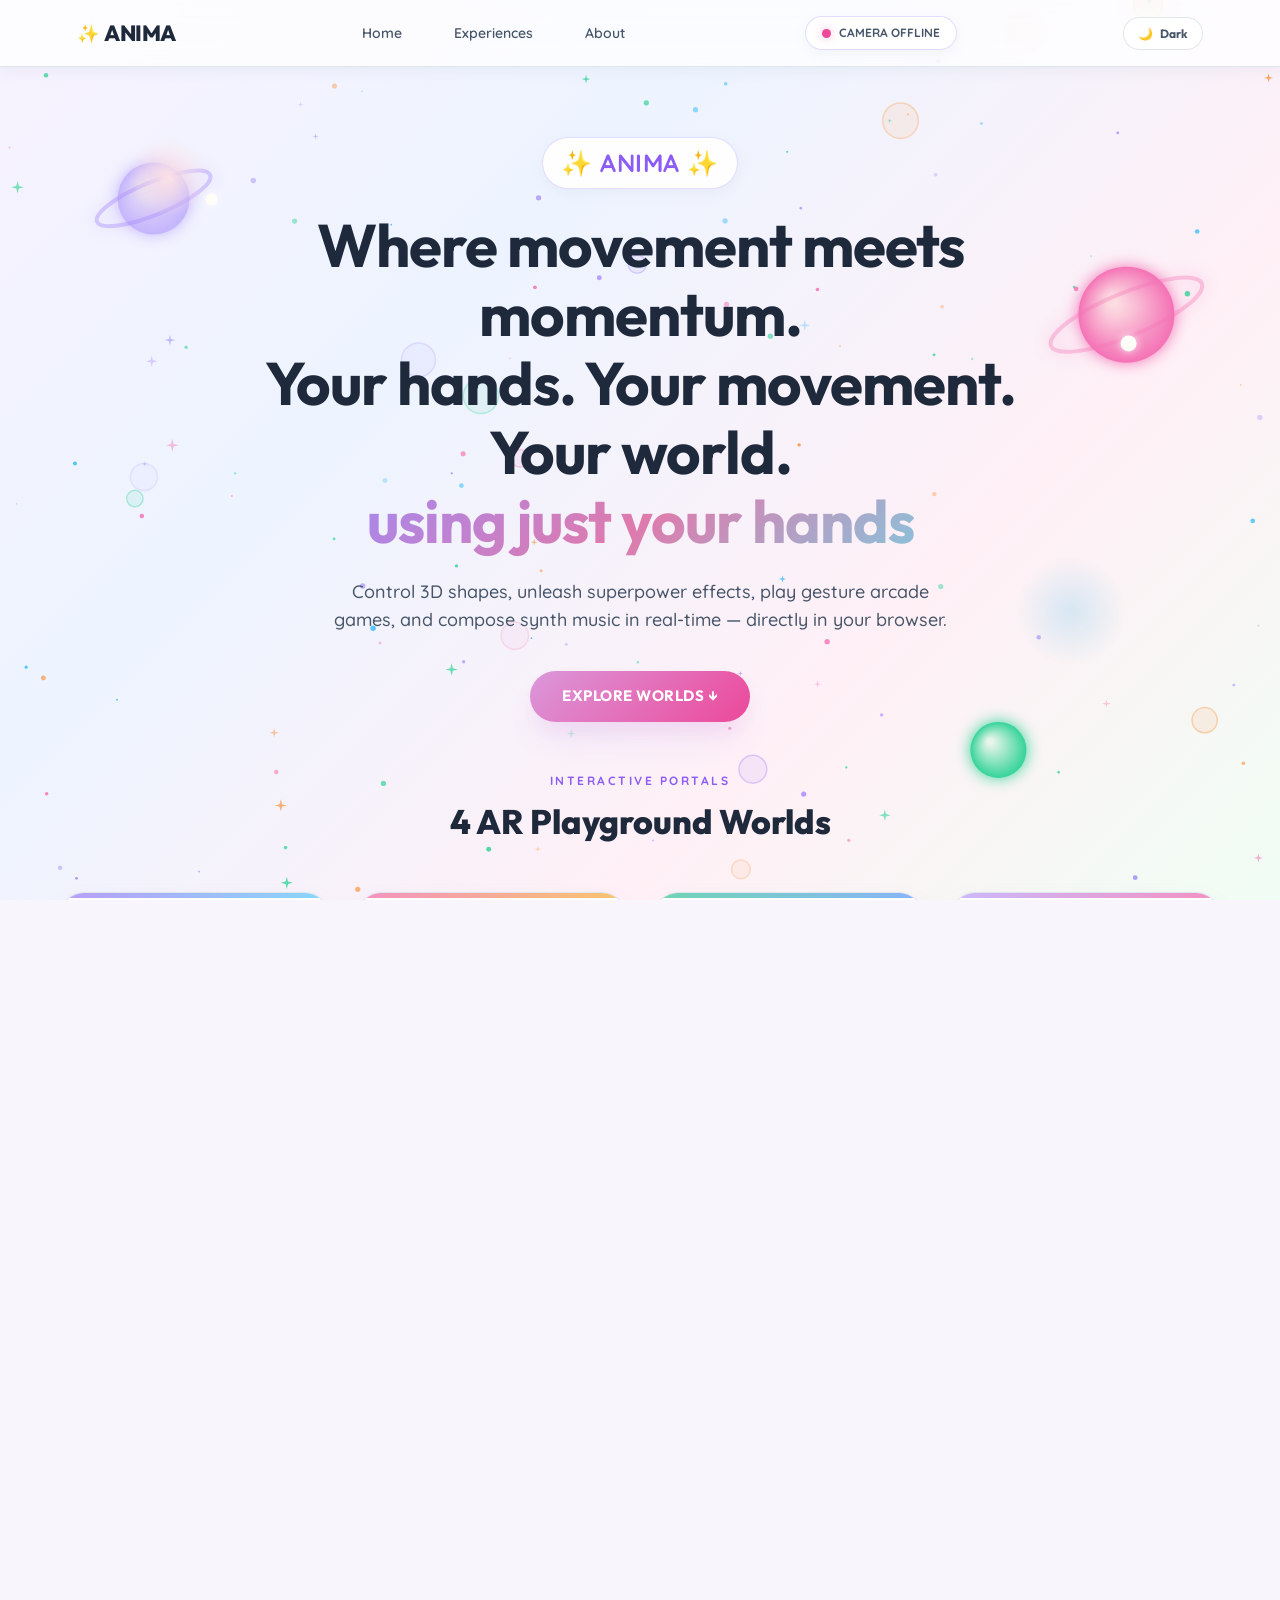
<file: website/index.html>
<!DOCTYPE html>
<html lang="en">

<head>
    <meta charset="UTF-8">
    <meta name="viewport" content="width=device-width, initial-scale=1.0">
    <title>ANIMA -- Where Movement Meets Momentum.</title>
    <link rel="stylesheet" href="style.css">
</head>

<body>

    <!-- Background Procedural Canvas -->
    <canvas id="bg-canvas" aria-hidden="true"></canvas>

    <!-- Top Navigation Header -->
    <header class="navbar">
        <a href="index.html" class="logo">
            <span class="logo-sparkle">✨</span> ANIMA<span class="logo-highlight"></span>
        </a>

        <nav>
            <a href="#home">Home</a>
            <a href="#modes">Experiences</a>
            <a href="#about">About</a>
        </nav>

        <div class="nav-status" id="nav-telemetry">
            <span class="status-dot offline"></span>
            CAMERA OFFLINE
        </div>
            <button id="theme-toggle" class="theme-toggle" type="button">
        🌙
        <span>Dark</span>
    </button>

    </header>


    <!-- Main Experience Hub -->
    <main class="space-world" id="home">

        <!-- Hero Section -->
        <section class="hero">
            <div class="hero-deco hero-deco-1"></div>
            <div class="hero-deco hero-deco-2"></div>

            <div class="hero-content">
                <div class="hero-badge">
                    <span>✨ ANIMA ✨</span>
                </div>

                <h1>
                    Where movement meets momentum.<br>
                    Your hands. Your movement. Your world.
                    <br>
                    <span class="hero-gradient-text">using just your hands</span>
                </h1>

                <p class="hero-text">
                    Control 3D shapes, unleash superpower effects, play gesture arcade games, and compose synth music in real-time — directly in your browser.
                </p>

                <div class="hero-actions">
                    <a href="#modes" class="hero-start" id="explore-worlds">
                        EXPLORE WORLDS ↓
                    </a>
                    <!-- <div class="hero-pill-info">
                        ✋ Real-time MediaPipe Hand Tracking
                    </div> -->
                </div>
            </div>
        </section>


        <!-- Mode Selection Portals -->
        <section class="modes" id="modes">
            <div class="mode-title">
                <p>INTERACTIVE PORTALS</p>
                <h2>4 AR Playground Worlds</h2>
            </div>

            <div class="mode-grid">

                <!-- World 01: Geometric -->
                <article class="mode-card geometric-mode">
                    <div class="mode-visual">
                        <canvas class="preview-canvas" id="preview-geo" width="240" height="170"></canvas>
                    </div>

                    <div class="mode-info">
                        <span class="mode-badge">WORLD 01 • 3D SHAPES</span>
                        <h3>Geometric Shapes</h3>
                        <p>Manipulate 3D wireframe cubes, pyramids, cyber shields, energy cores, and electric arcs with your fingers.</p>
                        <a href="geometric.html" class="mode-btn">
                            Enter Experience <span>→</span>
                        </a>
                    </div>
                </article>


                <!-- World 02: Superpowers -->
                <article class="mode-card superpowers-mode">
                    <div class="mode-visual">
                        <canvas class="preview-canvas" id="preview-powers" width="240" height="170"></canvas>
                    </div>

                    <div class="mode-info">
                        <span class="mode-badge">WORLD 02 • MAGIC & POWERS</span>
                        <h3>Superpowers</h3>
                        <p>Charge explosive fireballs with fists, shoot web matrices with spider pose, and open plasma portals with open palms.</p>
                        <a href="superpowers.html" class="mode-btn">
                            Enter Experience <span>→</span>
                        </a>
                    </div>
                </article>


                <!-- World 03: Games -->
                <article class="mode-card games-mode">
                    <div class="mode-visual">
                        <canvas class="preview-canvas" id="preview-games" width="240" height="170"></canvas>
                    </div>

                    <div class="mode-info">
                        <span class="mode-badge">WORLD 03 • ARCADE GAME</span>
                        <h3>Cosmic Dodger</h3>
                        <p>Steer your space ship using hand position, shoot lasers with pinch gestures, and release EMP blasts to dodge obstacles.</p>
                        <a href="games.html" class="mode-btn">
                            Enter Experience <span>→</span>
                        </a>
                    </div>
                </article>


                <!-- World 04: Music -->
                <article class="mode-card music-mode">
                    <div class="mode-visual">
                        <canvas class="preview-canvas" id="preview-music" width="240" height="170"></canvas>
                    </div>

                    <div class="mode-info">
                        <span class="mode-badge">WORLD 04 • SYNTHESIZER</span>
                        <h3>Music Playground</h3>
                        <p>Trigger Web Audio synth notes across 8 scale columns and modulate interactive frequency waves with gestures.</p>
                        <a href="music.html" class="mode-btn">
                            Enter Experience <span>→</span>
                        </a>
                    </div>
                </article>

            </div>
        </section>


        <!-- Camera System Explanation -->
        <section class="camera-launch">
            <div class="camera-icon">✋</div>
            <div>
                <span>CAMERA-BASED HAND TRACKING</span>
                <p>Zero software installation. Uses browser MediaPipe WASM GPU acceleration for instant real-time tracking with 100% privacy.</p>
            </div>
        </section>

    </main>


    <!-- Footer -->
    <footer id="about">
        <div class="footer-logo">
            ✨ AR<span>.UI</span>
        </div>
        <div class="footer-text">
            BROWSER-BASED HAND TRACKING PLAYGROUND
        </div>
        <div class="footer-credit">
             © 2026 RITU RAI. ALL RIGHTS RESERVED.
            
        </div>
    </footer>


    <script src="script.js"></script>

</body>

</html>
</file>
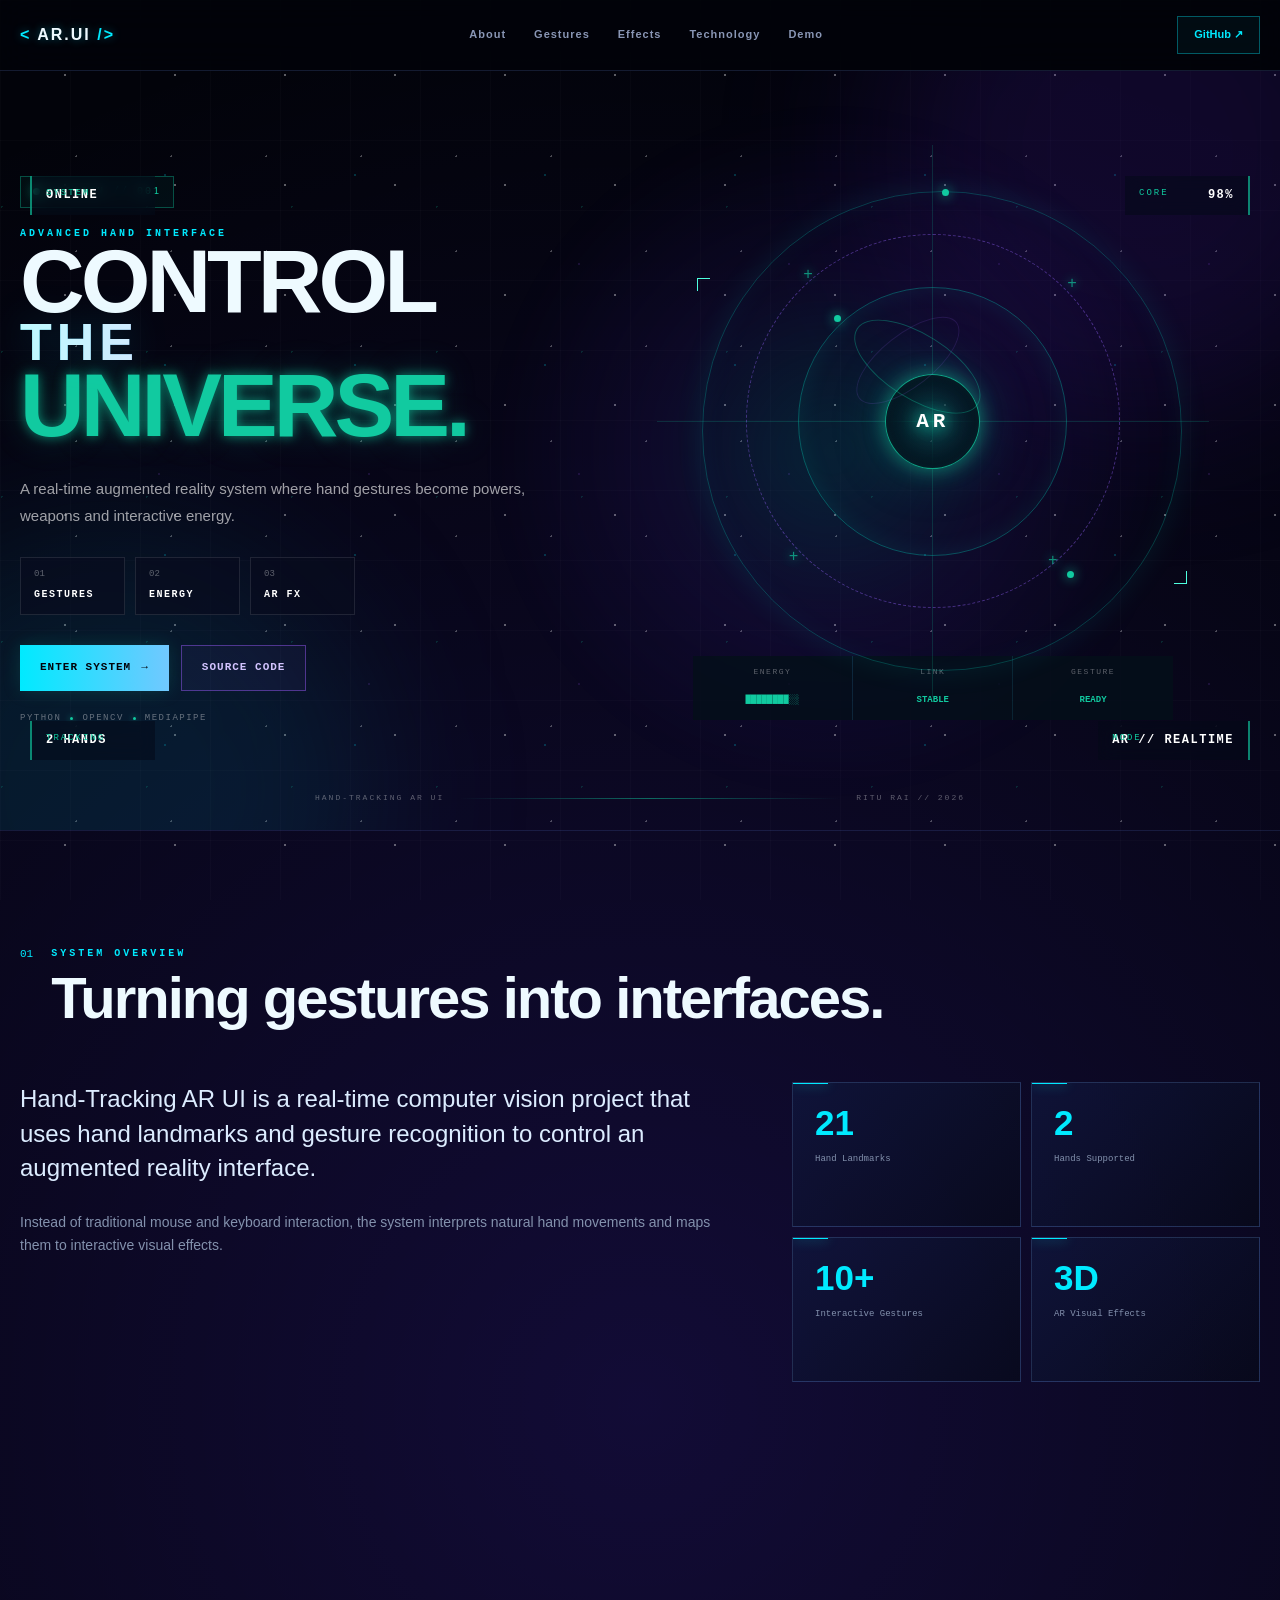
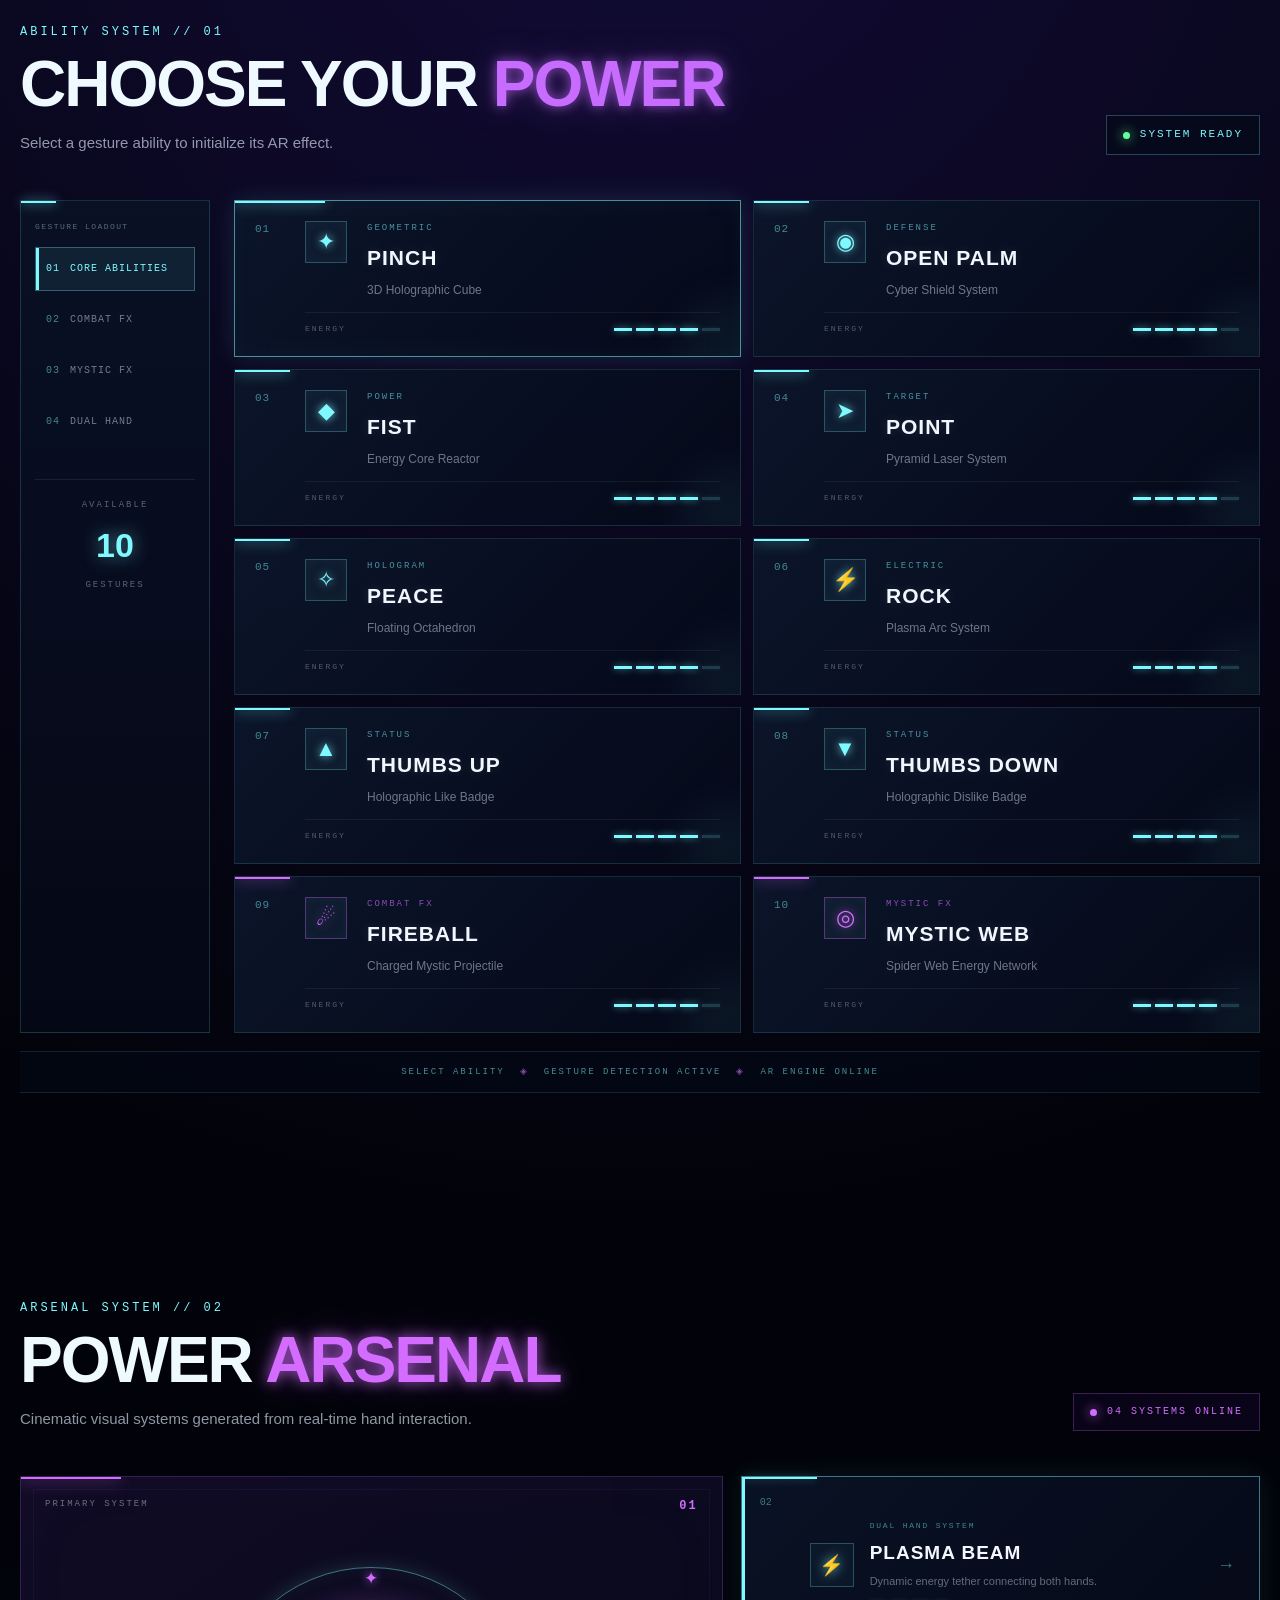
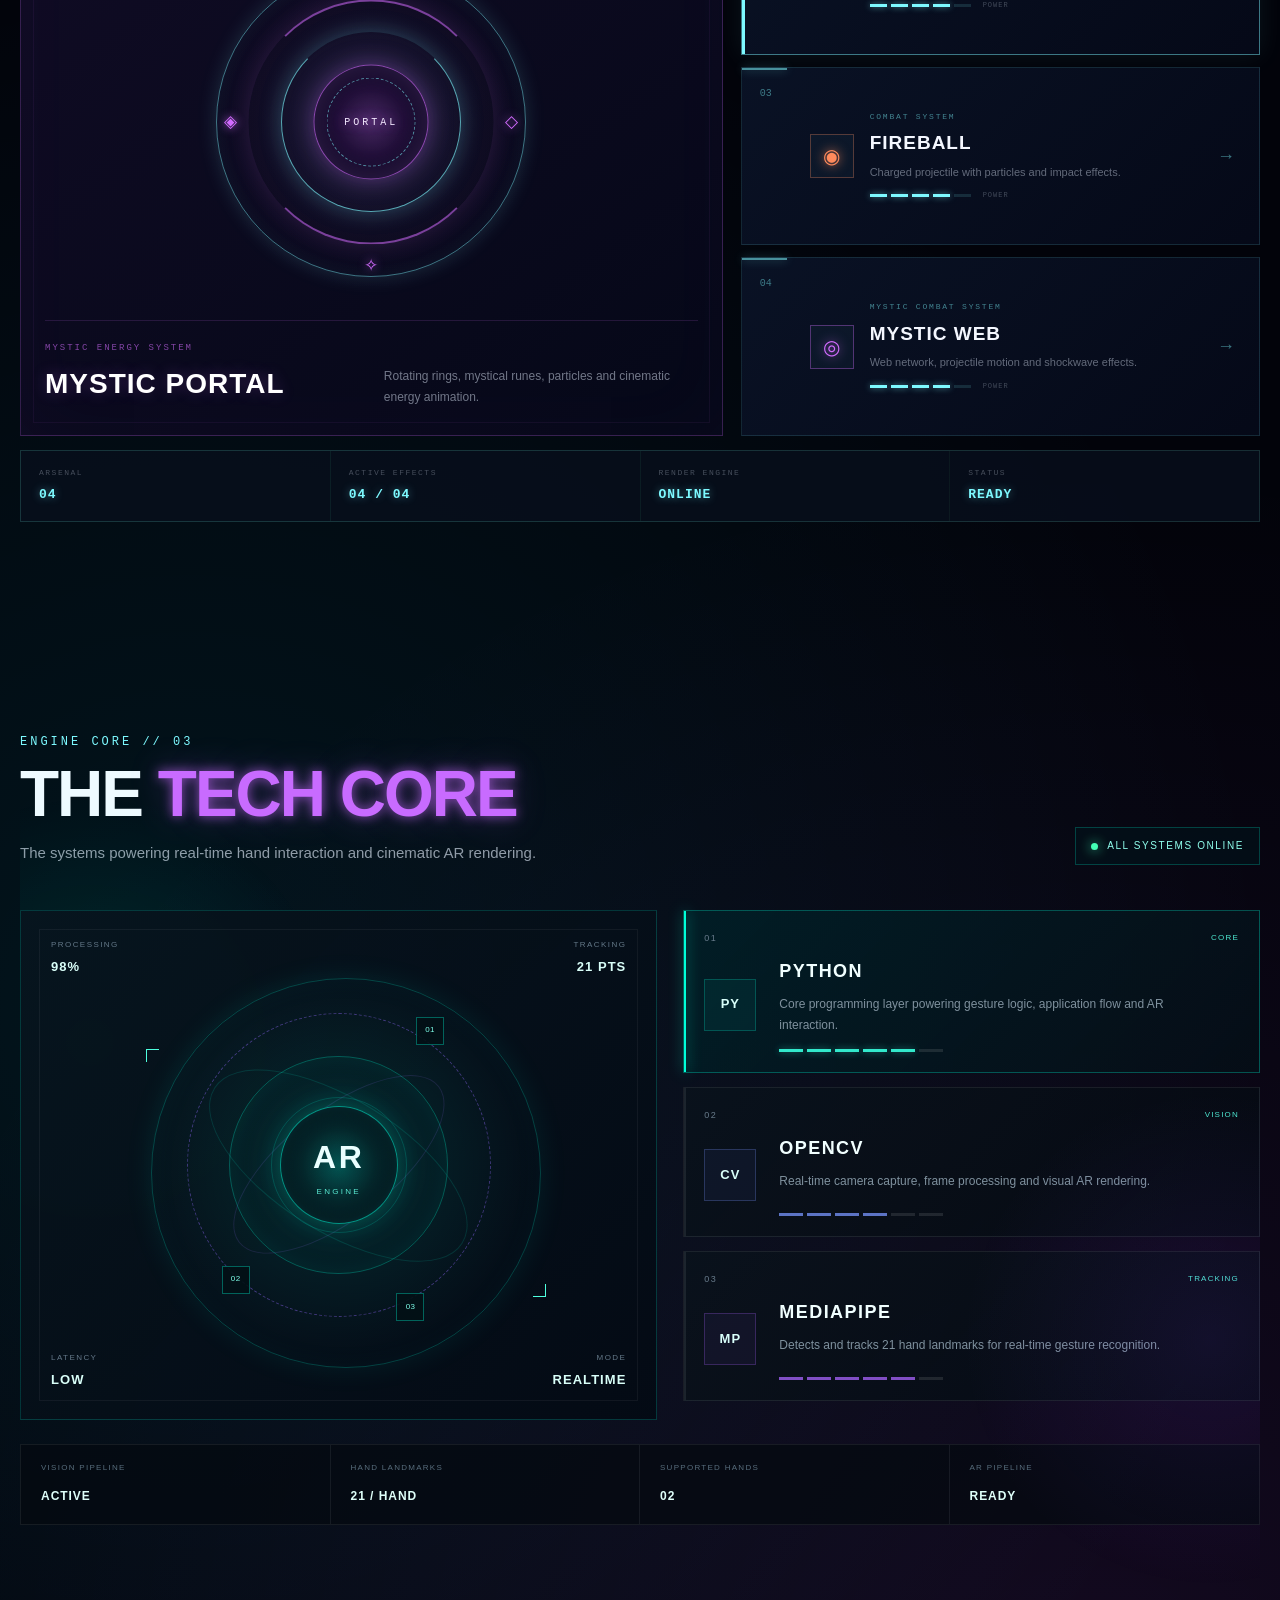
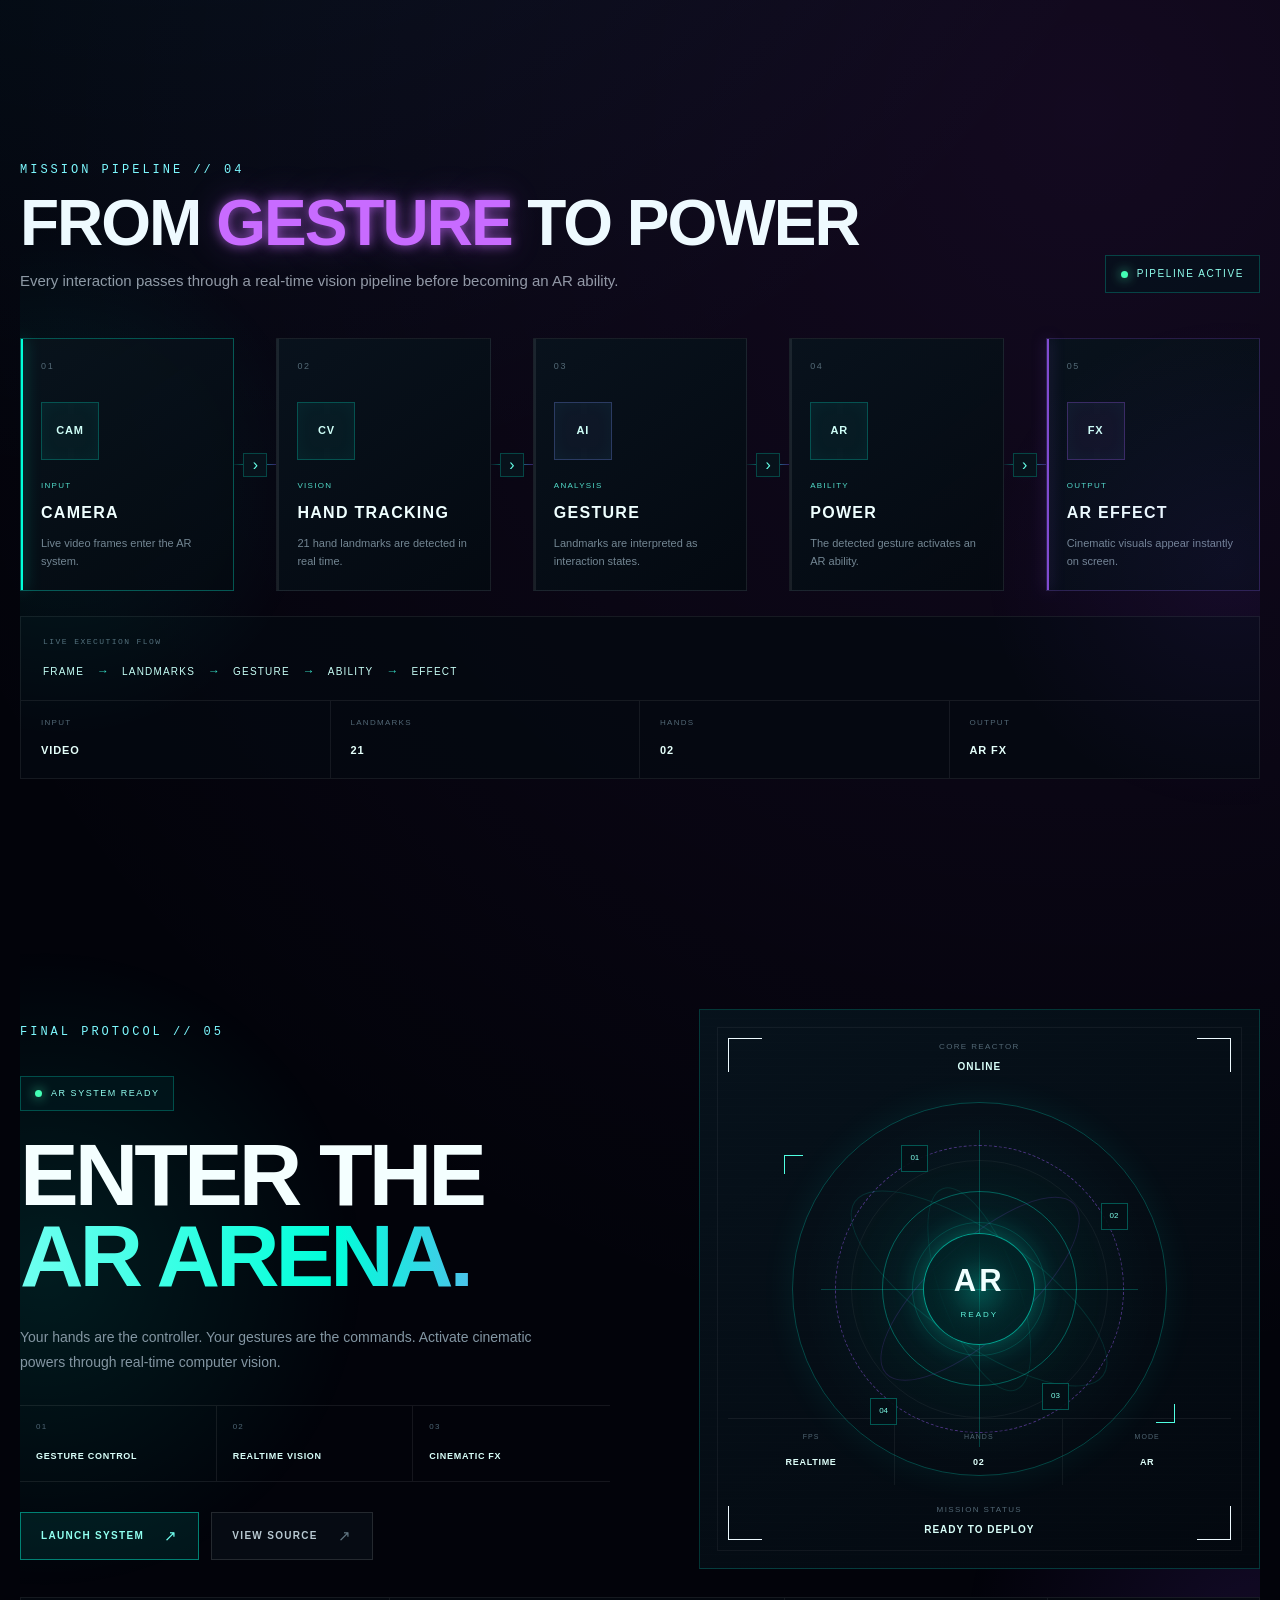
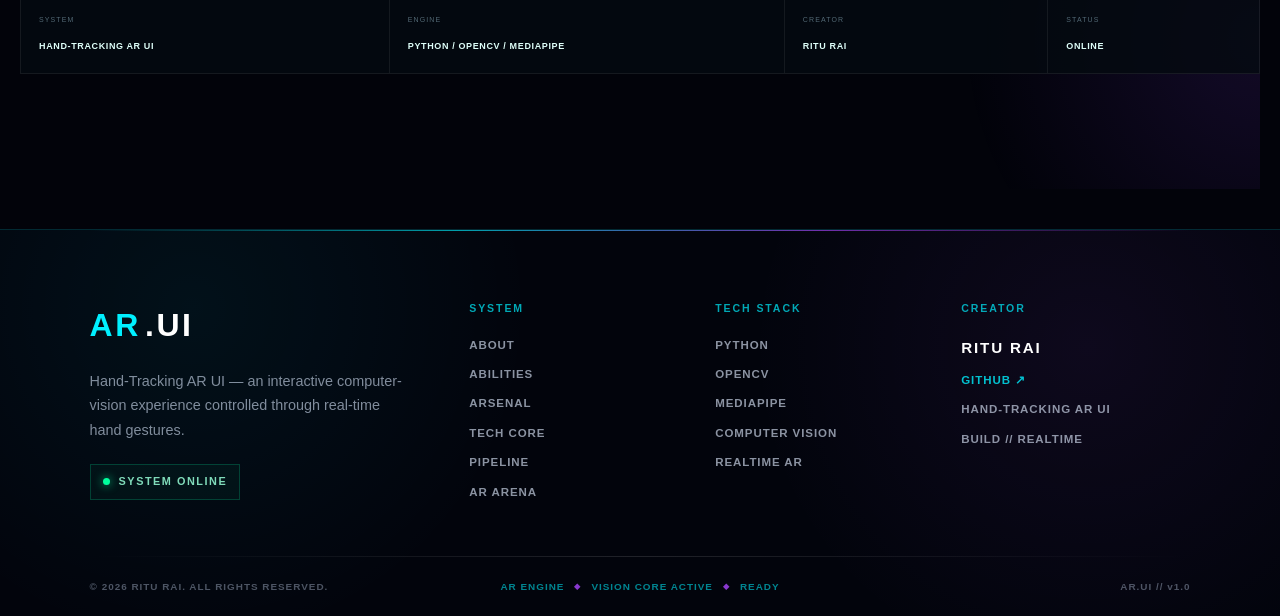
<file: website_old/index.html>
<!DOCTYPE html>
<html lang="en">
<head>
    <meta charset="UTF-8">
    <meta name="viewport" content="width=device-width, initial-scale=1.0">

    <title>Hand-Tracking AR UI | Ritu Rai</title>

    <meta
        name="description"
        content="A real-time hand-tracking AR interface built with Python, OpenCV and MediaPipe."
    >

    <link rel="stylesheet" href="style.css">
</head>

<body>

    <!-- =========================================================
         NAVIGATION
    ========================================================== -->

    <header class="navbar">
        <div class="nav-container">

            <a href="#" class="logo">
                <span class="logo-bracket">&lt;</span>
                AR.UI
                <span class="logo-bracket">/&gt;</span>
            </a>

            <nav class="nav-links">
                <a href="#about">About</a>
                <a href="#gestures">Gestures</a>
                <a href="#effects">Effects</a>
                <a href="#technology">Technology</a>
                <a href="#demo">Demo</a>
            </nav>

            <a
                href="https://github.com/RituRai-03/Hand-Tracking-AR-UI"
                target="_blank"
                rel="noopener noreferrer"
                class="nav-github"
            >
                GitHub ↗
            </a>

        </div>
    </header>


<!-- =========================================================
     HERO SECTION
========================================================= -->

<section class="hero">

    <!-- COSMIC BACKGROUND -->
    <div class="space-layer" aria-hidden="true">
        <div class="stars stars-1"></div>
        <div class="stars stars-2"></div>
        <div class="stars stars-3"></div>
        <div class="nebula nebula-one"></div>
        <div class="nebula nebula-two"></div>
    </div>

    <!-- GAME HUD -->
    <div class="game-hud hud-top-left">
        <span class="hud-label">SYSTEM</span>
        <strong>ONLINE</strong>
    </div>

    <div class="game-hud hud-top-right">
        <span class="hud-label">CORE</span>
        <strong>98%</strong>
    </div>

    <div class="game-hud hud-bottom-left">
        <span class="hud-label">TRACKING</span>
        <strong>2 HANDS</strong>
    </div>

    <div class="game-hud hud-bottom-right">
        <span class="hud-label">MODE</span>
        <strong>AR // REALTIME</strong>
    </div>


    <div class="hero-grid">

        <!-- LEFT: GAME INTRO -->
        <div class="hero-content">

            <div class="mission-tag">
                <span></span>
                MISSION // 001
            </div>

            <p class="eyebrow">
                ADVANCED HAND INTERFACE
            </p>

            <h1>
                CONTROL
                <span>THE</span>
                <strong>UNIVERSE.</strong>
            </h1>

            <p class="hero-description">
                A real-time augmented reality system where
                hand gestures become powers, weapons and
                interactive energy.
            </p>

            <div class="ability-row">

                <div class="ability">
                    <span>01</span>
                    <strong>GESTURES</strong>
                </div>

                <div class="ability">
                    <span>02</span>
                    <strong>ENERGY</strong>
                </div>

                <div class="ability">
                    <span>03</span>
                    <strong>AR FX</strong>
                </div>

            </div>

            <div class="hero-buttons">

                <a href="#demo" class="btn btn-primary">
                    ENTER SYSTEM
                    <span>→</span>
                </a>

                <a
                    href="https://github.com/RituRai-03/Hand-Tracking-AR-UI"
                    target="_blank"
                    rel="noopener noreferrer"
                    class="btn btn-secondary"
                >
                    SOURCE CODE
                </a>

            </div>

            <div class="tech-status">
                <span>PYTHON</span>
                <i></i>
                <span>OPENCV</span>
                <i></i>
                <span>MEDIAPIPE</span>
            </div>

        </div>


        <!-- RIGHT: AR REACTOR -->
        <div class="hero-visual">

            <div class="reactor">

                <!-- OUTER TARGETING RING -->
                <div class="reactor-ring ring-outer">
                    <span></span>
                </div>

                <!-- SECOND ENERGY RING -->
                <div class="reactor-ring ring-middle">
                    <span></span>
                </div>

                <!-- INNER RING -->
                <div class="reactor-ring ring-inner">
                    <span></span>
                </div>

                <!-- CROSSHAIR -->
                <div class="reactor-crosshair horizontal"></div>
                <div class="reactor-crosshair vertical"></div>

                <!-- ENERGY CORE -->
                <div class="reactor-core">

                    <div class="core-orbit orbit-one"></div>
                    <div class="core-orbit orbit-two"></div>

                    <div class="core-center">
                        <span>AR</span>
                    </div>

                </div>

                <!-- TARGET MARKERS -->
                <div class="target-marker marker-one">+</div>
                <div class="target-marker marker-two">+</div>
                <div class="target-marker marker-three">+</div>
                <div class="target-marker marker-four">+</div>

            </div>


            <!-- REACTOR TELEMETRY -->
            <div class="reactor-data">

                <div>
                    <span>ENERGY</span>
                    <strong>████████░░</strong>
                </div>

                <div>
                    <span>LINK</span>
                    <strong>STABLE</strong>
                </div>

                <div>
                    <span>GESTURE</span>
                    <strong>READY</strong>
                </div>

            </div>

        </div>

    </div>


    <!-- BOTTOM GAME BAR -->
    <div class="hero-game-bar">

        <span>HAND-TRACKING AR UI</span>

        <div class="game-line"></div>

        <span>RITU RAI // 2026</span>

    </div>

</section>

        <!-- =====================================================
             ABOUT
        ====================================================== -->

        <section id="about" class="section">

            <div class="section-heading">
                <span>01</span>
                <div>
                    <p class="section-label">SYSTEM OVERVIEW</p>
                    <h2>Turning gestures into interfaces.</h2>
                </div>
            </div>

            <div class="about-grid">

                <div class="about-main">

                    <p class="large-text">
                        Hand-Tracking AR UI is a real-time computer vision
                        project that uses hand landmarks and gesture
                        recognition to control an augmented reality interface.
                    </p>

                    <p>
                        Instead of traditional mouse and keyboard interaction,
                        the system interprets natural hand movements and maps
                        them to interactive visual effects.
                    </p>

                </div>

                <div class="about-stats">

                    <div class="stat-card">
                        <strong>21</strong>
                        <span>Hand Landmarks</span>
                    </div>

                    <div class="stat-card">
                        <strong>2</strong>
                        <span>Hands Supported</span>
                    </div>

                    <div class="stat-card">
                        <strong>10+</strong>
                        <span>Interactive Gestures</span>
                    </div>

                    <div class="stat-card">
                        <strong>3D</strong>
                        <span>AR Visual Effects</span>
                    </div>

                </div>

            </div>

        </section>


        <!-- =====================================================
             GESTURES
        ====================================================== -->

        <section id="gestures" class="section ability-section">

    <div class="section-header game-section-header">
        <div>
            <span class="section-kicker">ABILITY SYSTEM // 01</span>
            <h2>CHOOSE YOUR <span>POWER</span></h2>
            <p>Select a gesture ability to initialize its AR effect.</p>
        </div>

        <div class="ability-status">
            <span class="status-dot"></span>
            SYSTEM READY
        </div>
    </div>

    <div class="ability-console">

        <div class="ability-sidebar">
            <div class="console-label">GESTURE LOADOUT</div>

            <div class="loadout-item active">
                <span class="loadout-key">01</span>
                <span>CORE ABILITIES</span>
            </div>

            <div class="loadout-item">
                <span class="loadout-key">02</span>
                <span>COMBAT FX</span>
            </div>

            <div class="loadout-item">
                <span class="loadout-key">03</span>
                <span>MYSTIC FX</span>
            </div>

            <div class="loadout-item">
                <span class="loadout-key">04</span>
                <span>DUAL HAND</span>
            </div>

            <div class="console-readout">
                <span>AVAILABLE</span>
                <strong>10</strong>
                <small>GESTURES</small>
            </div>
        </div>


        <div class="ability-grid">

            <article class="ability-card active" data-gesture="PINCH">
                <div class="ability-number">01</div>
                <div class="ability-icon">✦</div>

                <div class="ability-info">
                    <span class="ability-type">GEOMETRIC</span>
                    <h3>PINCH</h3>
                    <p>3D Holographic Cube</p>
                </div>

                <div class="ability-energy">
                    <span>ENERGY</span>
                    <div><i></i><i></i><i></i><i></i><i></i></div>
                </div>
            </article>


            <article class="ability-card" data-gesture="OPEN PALM">
                <div class="ability-number">02</div>
                <div class="ability-icon">◉</div>

                <div class="ability-info">
                    <span class="ability-type">DEFENSE</span>
                    <h3>OPEN PALM</h3>
                    <p>Cyber Shield System</p>
                </div>

                <div class="ability-energy">
                    <span>ENERGY</span>
                    <div><i></i><i></i><i></i><i></i><i></i></div>
                </div>
            </article>


            <article class="ability-card" data-gesture="FIST">
                <div class="ability-number">03</div>
                <div class="ability-icon">◆</div>

                <div class="ability-info">
                    <span class="ability-type">POWER</span>
                    <h3>FIST</h3>
                    <p>Energy Core Reactor</p>
                </div>

                <div class="ability-energy">
                    <span>ENERGY</span>
                    <div><i></i><i></i><i></i><i></i><i></i></div>
                </div>
            </article>


            <article class="ability-card" data-gesture="POINT">
                <div class="ability-number">04</div>
                <div class="ability-icon">➤</div>

                <div class="ability-info">
                    <span class="ability-type">TARGET</span>
                    <h3>POINT</h3>
                    <p>Pyramid Laser System</p>
                </div>

                <div class="ability-energy">
                    <span>ENERGY</span>
                    <div><i></i><i></i><i></i><i></i><i></i></div>
                </div>
            </article>


            <article class="ability-card" data-gesture="PEACE">
                <div class="ability-number">05</div>
                <div class="ability-icon">✧</div>

                <div class="ability-info">
                    <span class="ability-type">HOLOGRAM</span>
                    <h3>PEACE</h3>
                    <p>Floating Octahedron</p>
                </div>

                <div class="ability-energy">
                    <span>ENERGY</span>
                    <div><i></i><i></i><i></i><i></i><i></i></div>
                </div>
            </article>


            <article class="ability-card" data-gesture="ROCK">
                <div class="ability-number">06</div>
                <div class="ability-icon">⚡</div>

                <div class="ability-info">
                    <span class="ability-type">ELECTRIC</span>
                    <h3>ROCK</h3>
                    <p>Plasma Arc System</p>
                </div>

                <div class="ability-energy">
                    <span>ENERGY</span>
                    <div><i></i><i></i><i></i><i></i><i></i></div>
                </div>
            </article>


            <article class="ability-card" data-gesture="THUMBS UP">
                <div class="ability-number">07</div>
                <div class="ability-icon">▲</div>

                <div class="ability-info">
                    <span class="ability-type">STATUS</span>
                    <h3>THUMBS UP</h3>
                    <p>Holographic Like Badge</p>
                </div>

                <div class="ability-energy">
                    <span>ENERGY</span>
                    <div><i></i><i></i><i></i><i></i><i></i></div>
                </div>
            </article>


            <article class="ability-card" data-gesture="THUMBS DOWN">
                <div class="ability-number">08</div>
                <div class="ability-icon">▼</div>

                <div class="ability-info">
                    <span class="ability-type">STATUS</span>
                    <h3>THUMBS DOWN</h3>
                    <p>Holographic Dislike Badge</p>
                </div>

                <div class="ability-energy">
                    <span>ENERGY</span>
                    <div><i></i><i></i><i></i><i></i><i></i></div>
                </div>
            </article>


            <article class="ability-card special-card" data-gesture="FIREBALL">
                <div class="ability-number">09</div>
                <div class="ability-icon">☄</div>

                <div class="ability-info">
                    <span class="ability-type">COMBAT FX</span>
                    <h3>FIREBALL</h3>
                    <p>Charged Mystic Projectile</p>
                </div>

                <div class="ability-energy">
                    <span>ENERGY</span>
                    <div><i></i><i></i><i></i><i></i><i></i></div>
                </div>
            </article>


            <article class="ability-card special-card" data-gesture="MYSTIC WEB">
                <div class="ability-number">10</div>
                <div class="ability-icon">◎</div>

                <div class="ability-info">
                    <span class="ability-type">MYSTIC FX</span>
                    <h3>MYSTIC WEB</h3>
                    <p>Spider Web Energy Network</p>
                </div>

                <div class="ability-energy">
                    <span>ENERGY</span>
                    <div><i></i><i></i><i></i><i></i><i></i></div>
                </div>
            </article>

        </div>
    </div>

    <div class="ability-footer">
        <span>SELECT ABILITY</span>
        <span>◈</span>
        <span>GESTURE DETECTION ACTIVE</span>
        <span>◈</span>
        <span>AR ENGINE ONLINE</span>
    </div>

</section>

        <!-- =====================================================
     POWER ARSENAL
====================================================== -->

<section id="effects" class="section arsenal-section">

    <div class="section-header game-section-header">

        <div>
            <span class="section-kicker">ARSENAL SYSTEM // 02</span>

            <h2>
                POWER
                <span>ARSENAL</span>
            </h2>

            <p>
                Cinematic visual systems generated from real-time hand interaction.
            </p>
        </div>

        <div class="arsenal-status">
            <span class="status-dot"></span>
            04 SYSTEMS ONLINE
        </div>

    </div>


    <div class="arsenal-layout">

        <!-- MAIN FEATURE -->
        <div class="arsenal-feature">

            <div class="arsenal-feature-top">
                <span>PRIMARY SYSTEM</span>
                <strong>01</strong>
            </div>

            <div class="portal-display">

                <div class="portal-ring portal-ring-one"></div>
                <div class="portal-ring portal-ring-two"></div>
                <div class="portal-ring portal-ring-three"></div>

                <div class="portal-rune rune-one">✦</div>
                <div class="portal-rune rune-two">◇</div>
                <div class="portal-rune rune-three">✧</div>
                <div class="portal-rune rune-four">◈</div>

                <div class="portal-core">
                    <span>PORTAL</span>
                </div>

            </div>

            <div class="arsenal-feature-info">

                <div>
                    <span class="arsenal-type">MYSTIC ENERGY SYSTEM</span>
                    <h3>MYSTIC PORTAL</h3>
                </div>

                <p>
                    Rotating rings, mystical runes, particles and
                    cinematic energy animation.
                </p>

            </div>

        </div>


        <!-- SECONDARY ARSENAL -->
        <div class="arsenal-list">


            <article class="arsenal-item active">

                <div class="arsenal-index">
                    02
                </div>

                <div class="arsenal-icon">
                    ⚡
                </div>

                <div class="arsenal-info">

                    <span>DUAL HAND SYSTEM</span>

                    <h3>PLASMA BEAM</h3>

                    <p>
                        Dynamic energy tether connecting both hands.
                    </p>

                    <div class="arsenal-meter">
                        <i></i>
                        <i></i>
                        <i></i>
                        <i></i>
                        <i></i>
                        <span>POWER</span>
                    </div>

                </div>

                <div class="arsenal-arrow">
                    →
                </div>

            </article>


            <article class="arsenal-item">

                <div class="arsenal-index">
                    03
                </div>

                <div class="arsenal-icon fire-icon">
                    ◉
                </div>

                <div class="arsenal-info">

                    <span>COMBAT SYSTEM</span>

                    <h3>FIREBALL</h3>

                    <p>
                        Charged projectile with particles and impact effects.
                    </p>

                    <div class="arsenal-meter">
                        <i></i>
                        <i></i>
                        <i></i>
                        <i></i>
                        <i></i>
                        <span>POWER</span>
                    </div>

                </div>

                <div class="arsenal-arrow">
                    →
                </div>

            </article>


            <article class="arsenal-item">

                <div class="arsenal-index">
                    04
                </div>

                <div class="arsenal-icon web-icon">
                    ◎
                </div>

                <div class="arsenal-info">

                    <span>MYSTIC COMBAT SYSTEM</span>

                    <h3>MYSTIC WEB</h3>

                    <p>
                        Web network, projectile motion and shockwave effects.
                    </p>

                    <div class="arsenal-meter">
                        <i></i>
                        <i></i>
                        <i></i>
                        <i></i>
                        <i></i>
                        <span>POWER</span>
                    </div>

                </div>

                <div class="arsenal-arrow">
                    →
                </div>

            </article>

        </div>

    </div>


    <div class="arsenal-footer">

        <div>
            <span>ARSENAL</span>
            <strong>04</strong>
        </div>

        <div>
            <span>ACTIVE EFFECTS</span>
            <strong>04 / 04</strong>
        </div>

        <div>
            <span>RENDER ENGINE</span>
            <strong>ONLINE</strong>
        </div>

        <div>
            <span>STATUS</span>
            <strong>READY</strong>
        </div>

    </div>

</section>



        <!-- =====================================================
             TECHNOLOGY
        ====================================================== -->

        <section id="technology" class="section engine-section">
    <div class="section-header game-section-header">
        <div>
            <span class="section-kicker">ENGINE CORE // 03</span>
            <h2>THE <span>TECH CORE</span></h2>
            <p>The systems powering real-time hand interaction and cinematic AR rendering.</p>
        </div>

        <div class="engine-status">
            <span class="status-dot"></span>
            ALL SYSTEMS ONLINE
        </div>
    </div>

    <div class="engine-layout">

        <!-- CENTRAL CORE -->
        <div class="engine-core-panel">

            <div class="core-label top-left">
                <span>PROCESSING</span>
                <strong>98%</strong>
            </div>

            <div class="core-label top-right">
                <span>TRACKING</span>
                <strong>21 PTS</strong>
            </div>

            <div class="engine-reactor">
                <div class="engine-ring ring-outer"></div>
                <div class="engine-ring ring-middle"></div>
                <div class="engine-ring ring-inner"></div>

                <div class="engine-orbit orbit-one"></div>
                <div class="engine-orbit orbit-two"></div>

                <div class="engine-core-center">
                    <span>AR</span>
                    <small>ENGINE</small>
                </div>

                <div class="core-node node-one">01</div>
                <div class="core-node node-two">02</div>
                <div class="core-node node-three">03</div>
            </div>

            <div class="core-label bottom-left">
                <span>LATENCY</span>
                <strong>LOW</strong>
            </div>

            <div class="core-label bottom-right">
                <span>MODE</span>
                <strong>REALTIME</strong>
            </div>

        </div>


        <!-- TECHNOLOGY MODULES -->
        <div class="engine-modules">

            <article class="engine-module active">
                <div class="module-top">
                    <span class="module-index">01</span>
                    <span class="module-state">CORE</span>
                </div>

                <div class="module-icon">PY</div>

                <div class="module-content">
                    <h3>PYTHON</h3>
                    <p>
                        Core programming layer powering gesture logic,
                        application flow and AR interaction.
                    </p>
                </div>

                <div class="module-meter">
                    <span></span>
                    <span></span>
                    <span></span>
                    <span></span>
                    <span></span>
                    <span></span>
                </div>
            </article>


            <article class="engine-module">
                <div class="module-top">
                    <span class="module-index">02</span>
                    <span class="module-state">VISION</span>
                </div>

                <div class="module-icon">CV</div>

                <div class="module-content">
                    <h3>OPENCV</h3>
                    <p>
                        Real-time camera capture, frame processing
                        and visual AR rendering.
                    </p>
                </div>

                <div class="module-meter">
                    <span></span>
                    <span></span>
                    <span></span>
                    <span></span>
                    <span></span>
                    <span></span>
                </div>
            </article>


            <article class="engine-module">
                <div class="module-top">
                    <span class="module-index">03</span>
                    <span class="module-state">TRACKING</span>
                </div>

                <div class="module-icon">MP</div>

                <div class="module-content">
                    <h3>MEDIAPIPE</h3>
                    <p>
                        Detects and tracks 21 hand landmarks
                        for real-time gesture recognition.
                    </p>
                </div>

                <div class="module-meter">
                    <span></span>
                    <span></span>
                    <span></span>
                    <span></span>
                    <span></span>
                    <span></span>
                </div>
            </article>

        </div>
    </div>


    <div class="engine-footer">
        <div>
            <span>VISION PIPELINE</span>
            <strong>ACTIVE</strong>
        </div>

        <div>
            <span>HAND LANDMARKS</span>
            <strong>21 / HAND</strong>
        </div>

        <div>
            <span>SUPPORTED HANDS</span>
            <strong>02</strong>
        </div>

        <div>
            <span>AR PIPELINE</span>
            <strong>READY</strong>
        </div>
    </div>
</section>


        <!-- =====================================================
             ARCHITECTURE
        ====================================================== -->

        <section id="architecture" class="section mission-section">
    <div class="section-header game-section-header">
        <div>
            <span class="section-kicker">MISSION PIPELINE // 04</span>
            <h2>FROM <span>GESTURE</span> TO POWER</h2>
            <p>Every interaction passes through a real-time vision pipeline before becoming an AR ability.</p>
        </div>

        <div class="mission-status">
            <span class="status-dot"></span>
            PIPELINE ACTIVE
        </div>
    </div>

    <div class="mission-pipeline">

        <article class="pipeline-node active">
            <div class="pipeline-number">01</div>
            <div class="pipeline-icon">CAM</div>
            <span class="pipeline-state">INPUT</span>
            <h3>CAMERA</h3>
            <p>Live video frames enter the AR system.</p>
        </article>

        <div class="pipeline-connector">
            <span></span>
            <i>›</i>
        </div>

        <article class="pipeline-node">
            <div class="pipeline-number">02</div>
            <div class="pipeline-icon">CV</div>
            <span class="pipeline-state">VISION</span>
            <h3>HAND TRACKING</h3>
            <p>21 hand landmarks are detected in real time.</p>
        </article>

        <div class="pipeline-connector">
            <span></span>
            <i>›</i>
        </div>

        <article class="pipeline-node">
            <div class="pipeline-number">03</div>
            <div class="pipeline-icon">AI</div>
            <span class="pipeline-state">ANALYSIS</span>
            <h3>GESTURE</h3>
            <p>Landmarks are interpreted as interaction states.</p>
        </article>

        <div class="pipeline-connector">
            <span></span>
            <i>›</i>
        </div>

        <article class="pipeline-node">
            <div class="pipeline-number">04</div>
            <div class="pipeline-icon">AR</div>
            <span class="pipeline-state">ABILITY</span>
            <h3>POWER</h3>
            <p>The detected gesture activates an AR ability.</p>
        </article>

        <div class="pipeline-connector">
            <span></span>
            <i>›</i>
        </div>

        <article class="pipeline-node final-node">
            <div class="pipeline-number">05</div>
            <div class="pipeline-icon">FX</div>
            <span class="pipeline-state">OUTPUT</span>
            <h3>AR EFFECT</h3>
            <p>Cinematic visuals appear instantly on screen.</p>
        </article>

    </div>

    <div class="mission-console">

        <div class="console-main">
            <span class="console-label">LIVE EXECUTION FLOW</span>

            <div class="console-flow">
                <span>FRAME</span>
                <b>→</b>
                <span>LANDMARKS</span>
                <b>→</b>
                <span>GESTURE</span>
                <b>→</b>
                <span>ABILITY</span>
                <b>→</b>
                <span>EFFECT</span>
            </div>
        </div>

        <div class="console-stats">
            <div>
                <span>INPUT</span>
                <strong>VIDEO</strong>
            </div>

            <div>
                <span>LANDMARKS</span>
                <strong>21</strong>
            </div>

            <div>
                <span>HANDS</span>
                <strong>02</strong>
            </div>

            <div>
                <span>OUTPUT</span>
                <strong>AR FX</strong>
            </div>
        </div>

    </div>
</section>

        <!-- =====================================================
             DEMO
        ====================================================== -->

    <section id="demo" class="section arena-section">
    <div class="arena-grid">

        <!-- LEFT: MISSION INFO -->
        <div class="arena-content">
            <span class="section-kicker">FINAL PROTOCOL // 05</span>

            <div class="arena-status">
                <span class="status-dot"></span>
                AR SYSTEM READY
            </div>

            <h2>
                ENTER THE
                <span>AR ARENA.</span>
            </h2>

            <p class="arena-description">
                Your hands are the controller. Your gestures are the commands.
                Activate cinematic powers through real-time computer vision.
            </p>

            <div class="arena-abilities">
                <div>
                    <span>01</span>
                    <strong>GESTURE CONTROL</strong>
                </div>

                <div>
                    <span>02</span>
                    <strong>REALTIME VISION</strong>
                </div>

                <div>
                    <span>03</span>
                    <strong>CINEMATIC FX</strong>
                </div>
            </div>

            <div class="arena-actions">
                <a
                    href="https://github.com/RituRai-03/Hand-Tracking-AR-UI"
                    target="_blank"
                    rel="noopener noreferrer"
                    class="arena-btn arena-btn-primary"
                >
                    <span>LAUNCH SYSTEM</span>
                    <b>↗</b>
                </a>

                <a
                    href="https://github.com/RituRai-03/Hand-Tracking-AR-UI"
                    target="_blank"
                    rel="noopener noreferrer"
                    class="arena-btn"
                >
                    <span>VIEW SOURCE</span>
                    <b>↗</b>
                </a>
            </div>
        </div>


        <!-- RIGHT: ARENA REACTOR -->
        <div class="arena-visual">

            <div class="arena-frame">

                <div class="arena-corner corner-tl"></div>
                <div class="arena-corner corner-tr"></div>
                <div class="arena-corner corner-bl"></div>
                <div class="arena-corner corner-br"></div>

                <div class="arena-label arena-label-top">
                    <span>CORE REACTOR</span>
                    <strong>ONLINE</strong>
                </div>

                <div class="arena-reactor">

                    <div class="arena-ring arena-ring-outer"></div>
                    <div class="arena-ring arena-ring-middle"></div>
                    <div class="arena-ring arena-ring-inner"></div>

                    <div class="arena-crosshair"></div>

                    <div class="arena-energy energy-one"></div>
                    <div class="arena-energy energy-two"></div>
                    <div class="arena-energy energy-three"></div>

                    <div class="arena-core">
                        <span>AR</span>
                        <small>READY</small>
                    </div>

                    <div class="arena-node node-a">01</div>
                    <div class="arena-node node-b">02</div>
                    <div class="arena-node node-c">03</div>
                    <div class="arena-node node-d">04</div>

                </div>

                <div class="arena-telemetry">
                    <div>
                        <span>FPS</span>
                        <strong>REALTIME</strong>
                    </div>

                    <div>
                        <span>HANDS</span>
                        <strong>02</strong>
                    </div>

                    <div>
                        <span>MODE</span>
                        <strong>AR</strong>
                    </div>
                </div>

                <div class="arena-label arena-label-bottom">
                    <span>MISSION STATUS</span>
                    <strong>READY TO DEPLOY</strong>
                </div>

            </div>

        </div>

    </div>


    <!-- FINAL SYSTEM BAR -->
    <div class="arena-system-bar">

        <div>
            <span>SYSTEM</span>
            <strong>HAND-TRACKING AR UI</strong>
        </div>

        <div>
            <span>ENGINE</span>
            <strong>PYTHON / OPENCV / MEDIAPIPE</strong>
        </div>

        <div>
            <span>CREATOR</span>
            <strong>RITU RAI</strong>
        </div>

        <div>
            <span>STATUS</span>
            <strong>ONLINE</strong>
        </div>

    </div>
</section>

    </main>


    <!-- =========================================================
         FOOTER
    ========================================================== -->

   <footer class="site-footer">
    <div class="footer-main">

        <div class="footer-brand">
            <div class="footer-logo">
                <span>AR</span><strong>.UI</strong>
            </div>

            <p>
                Hand-Tracking AR UI — an interactive computer-vision
                experience controlled through real-time hand gestures.
            </p>

            <div class="footer-status">
                <span class="status-dot"></span>
                SYSTEM ONLINE
            </div>
        </div>

        <div class="footer-column">
            <span class="footer-label">SYSTEM</span>

            <a href="#about">ABOUT</a>
            <a href="#gestures">ABILITIES</a>
            <a href="#effects">ARSENAL</a>
            <a href="#technology">TECH CORE</a>
            <a href="#architecture">PIPELINE</a>
            <a href="#demo">AR ARENA</a>
        </div>

        <div class="footer-column">
            <span class="footer-label">TECH STACK</span>

            <span>PYTHON</span>
            <span>OPENCV</span>
            <span>MEDIAPIPE</span>
            <span>COMPUTER VISION</span>
            <span>REALTIME AR</span>
        </div>

        <div class="footer-column footer-credit">
            <span class="footer-label">CREATOR</span>

            <strong>RITU RAI</strong>

            <a
                href="https://github.com/RituRai-03/Hand-Tracking-AR-UI"
                target="_blank"
                rel="noopener noreferrer"
            >
                GITHUB ↗
            </a>

            <span>HAND-TRACKING AR UI</span>
            <span>BUILD // REALTIME</span>
        </div>

    </div>

    <div class="footer-divider"></div>

    <div class="footer-bottom">

        <div class="footer-copyright">
            © 2026 RITU RAI. ALL RIGHTS RESERVED.
        </div>

        <div class="footer-system">
            <span>AR ENGINE</span>
            <span class="footer-dot">◆</span>
            <span>VISION CORE ACTIVE</span>
            <span class="footer-dot">◆</span>
            <span>READY</span>
        </div>

        <div class="footer-version">
            AR.UI // v1.0
        </div>

    </div>
</footer>


    <script src="script.js"></script>

</body>
</html>
</file>
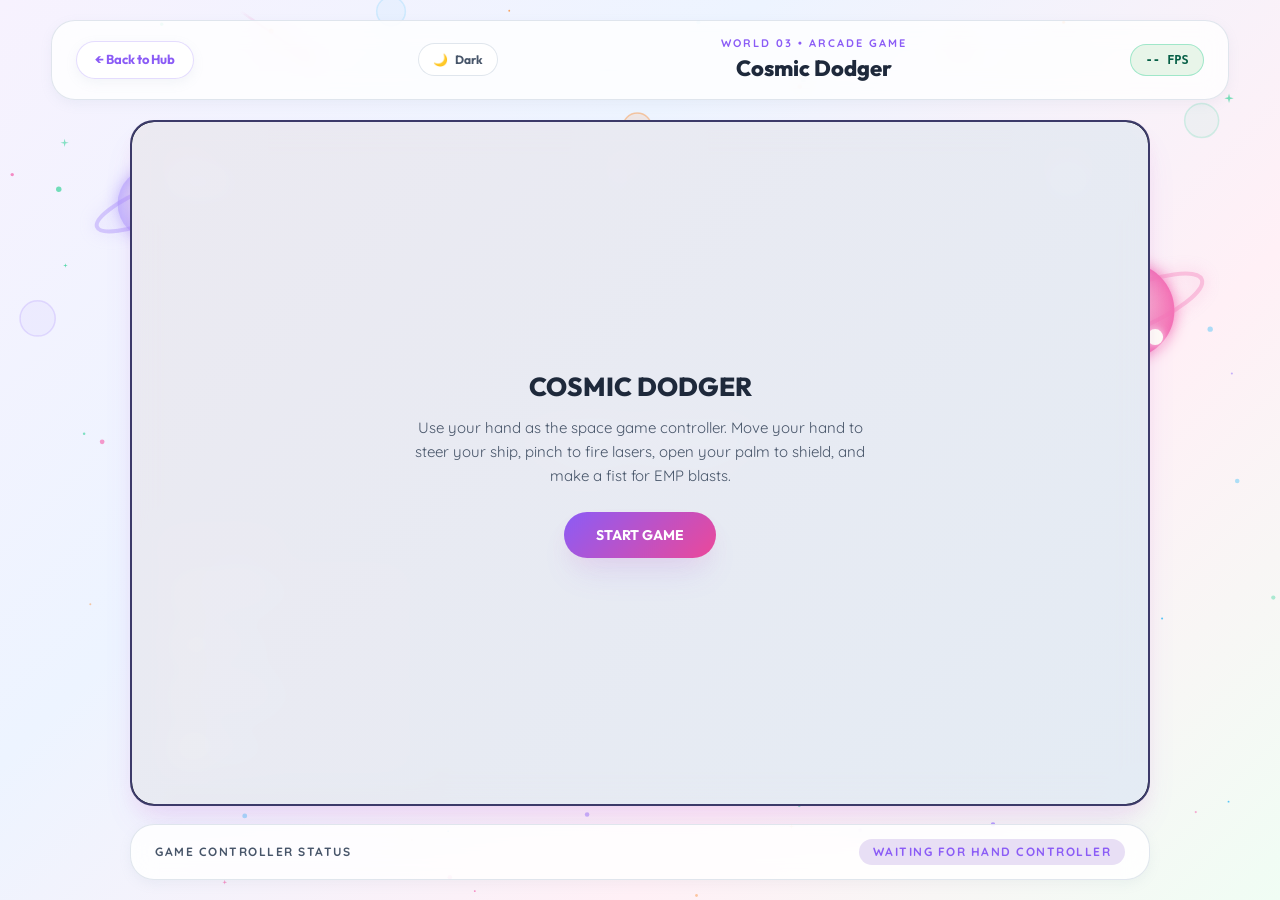
<file: website/games.html>
<!DOCTYPE html>
<html lang="en">

<head>
    <meta charset="UTF-8">
    <meta name="viewport" content="width=device-width, initial-scale=1.0">
    <title>AR.UI — World 03: Cosmic Dodger</title>
    <link rel="stylesheet" href="style.css">
</head>

<body>

    <!-- Background Procedural Canvas -->
    <canvas id="bg-canvas" aria-hidden="true"></canvas>

    <!-- Main Page Container -->
    <main class="world-page">

        <!-- Header -->
        <header class="world-header">
            <a href="index.html" class="back-btn">
                ← Back to Hub
            </a>
            <button id="theme-toggle" class="theme-toggle" type="button">
    🌙
    <span>Dark</span>
</button>

            <div class="world-title">
                <span>WORLD 03 • ARCADE GAME</span>
                <h1>Cosmic Dodger</h1>
            </div>

            <div class="fps-badge" id="fps-counter">
                -- FPS
            </div>
        </header>


        <!-- Game Stage -->
        <section class="world-stage">

            <!-- Camera Video Feed -->
            <video id="camera" autoplay playsinline muted></video>

            <!-- AR / Game Canvas Overlay -->
            <canvas id="ar-canvas"></canvas>

            <!-- Game Grid Background Line Effect -->
            <div class="game-grid"></div>

            <!-- Game Score & Status HUD -->
            <div class="game-hud">
                <div class="hud-box">
                    <span class="hud-label">SCORE</span>
                    <span class="hud-value" id="game-score">000000</span>
                </div>

                <div class="hud-box">
                    <span class="hud-label">LEVEL</span>
                    <span class="hud-value" id="game-level">01</span>
                </div>

                <div class="hud-box">
                    <span class="hud-label">SHIELD</span>
                    <span class="hud-value" id="game-shield">100%</span>
                </div>
            </div>

            <!-- Camera Access Launch Screen -->
            <div class="camera-message" id="camera-message">
                <h2>COSMIC DODGER</h2>
                <p>
                    Use your hand as the space game controller.
                    Move your hand to steer your ship, pinch to fire lasers, open your palm to shield, and make a fist for EMP blasts.
                </p>
                <button id="start-camera">START GAME</button>
            </div>

            <!-- Gesture Controls Guide Overlay -->
            <div class="gesture-guide-hud">
                <div class="guide-header">GAME CONTROLS</div>
                <div class="guide-grid">
                    <div class="guide-item">
                        <span class="guide-icon">👆</span>
                        <div class="guide-info">
                            <strong>Hand Move</strong>
                            <span>Steer Ship</span>
                        </div>
                    </div>
                    <div class="guide-item">
                        <span class="guide-icon">🤏</span>
                        <div class="guide-info">
                            <strong>Pinch</strong>
                            <span>Fire Lasers</span>
                        </div>
                    </div>
                    <div class="guide-item">
                        <span class="guide-icon">✋</span>
                        <div class="guide-info">
                            <strong>Open Palm</strong>
                            <span>Shield Guard</span>
                        </div>
                    </div>
                    <div class="guide-item">
                        <span class="guide-icon">✊</span>
                        <div class="guide-info">
                            <strong>Fist</strong>
                            <span>EMP Blast</span>
                        </div>
                    </div>
                </div>
            </div>

        </section>


        <!-- Bottom Status Bar -->
        <div class="world-controls">
            <span>GAME CONTROLLER STATUS</span>
            <span id="tracking-status">WAITING FOR HAND CONTROLLER</span>
        </div>

    </main>

    <!-- Background Animation Script -->
    <script src="script.js"></script>

    <!-- Game Engine Module Script -->
    <script type="module">
        import { CosmicDodgerGame } from "./worlds/gamesWorld.js";

        document.addEventListener("DOMContentLoaded", () => {
            try {
                const game = new CosmicDodgerGame();
                game.start();
            } catch (error) {
                console.error("Cosmic Dodger failed to start:", error);
                const status = document.getElementById("tracking-status");
                if (status) {
                    status.textContent = "GAME INITIALIZATION ERROR";
                }
            }
        });
    </script>

</body>

</html>
</file>
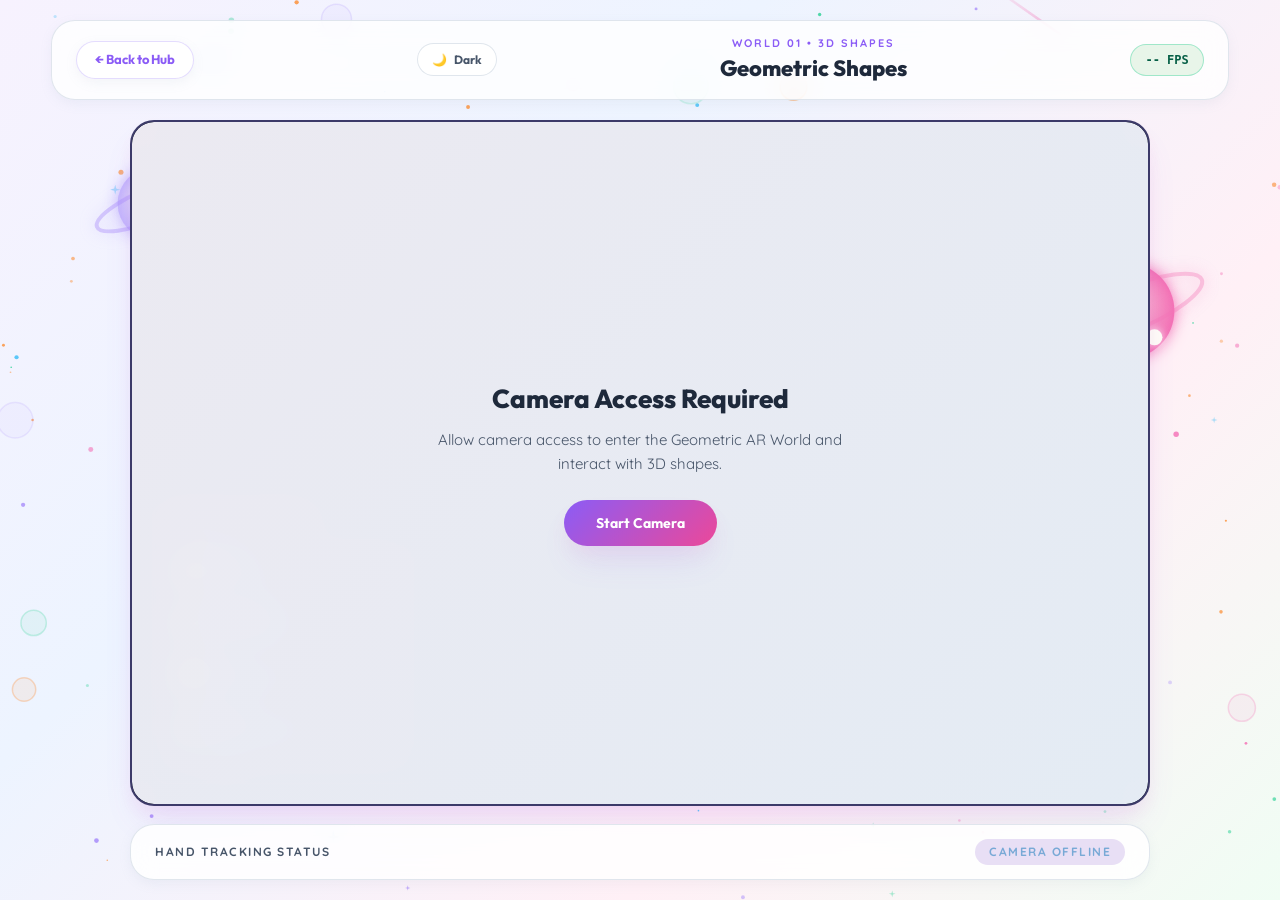
<file: website/geometric.html>
<!DOCTYPE html>
<html lang="en">

<head>
    <meta charset="UTF-8">
    <meta name="viewport" content="width=device-width, initial-scale=1.0">
    <title>AR.UI — World 01: Geometric Shapes</title>
    <link rel="stylesheet" href="style.css">
</head>

<body>

    <!-- Background Procedural Canvas -->
    <canvas id="bg-canvas" aria-hidden="true"></canvas>

    <main class="world-page">

        <header class="world-header">
            <a href="index.html" class="back-btn">
                ← Back to Hub
            </a>
            <button id="theme-toggle" class="theme-toggle" type="button">
    🌙
    <span>Dark</span>
    </button>
            <div class="world-title">
                <span>WORLD 01 • 3D SHAPES</span>
                <h1>Geometric Shapes</h1>
            </div>

            <div class="fps-badge" id="fps-counter">-- FPS</div>
        </header>


        <section class="world-stage">

            <video id="camera" autoplay playsinline muted></video>
            <canvas id="ar-canvas"></canvas>

            <div class="camera-message" id="camera-message">
                <h2>Camera Access Required</h2>
                <p>Allow camera access to enter the Geometric AR World and interact with 3D shapes.</p>
                <button id="start-camera">Start Camera</button>
            </div>

            <!-- Gesture Guide Overlay -->
            <div class="gesture-guide-hud">
                <div class="guide-header">
                    <span>GEOMETRIC GESTURES</span>
                </div>
                <div class="guide-grid">
                    <div class="guide-item">
                        <span class="guide-icon">🤏</span>
                        <div class="guide-info">
                            <strong>Pinch</strong>
                            <span>3D Cube</span>
                        </div>
                    </div>
                    <div class="guide-item">
                        <span class="guide-icon">✋</span>
                        <div class="guide-info">
                            <strong>Open Palm</strong>
                            <span>Cyber Shield</span>
                        </div>
                    </div>
                    <div class="guide-item">
                        <span class="guide-icon">✊</span>
                        <div class="guide-info">
                            <strong>Fist</strong>
                            <span>Energy Core</span>
                        </div>
                    </div>
                    <div class="guide-item">
                        <span class="guide-icon">👆</span>
                        <div class="guide-info">
                            <strong>Point</strong>
                            <span>Pyramid & Laser</span>
                        </div>
                    </div>
                    <div class="guide-item">
                        <span class="guide-icon">✌️</span>
                        <div class="guide-info">
                            <strong>Peace</strong>
                            <span>Octahedron Star</span>
                        </div>
                    </div>
                    <div class="guide-item">
                        <span class="guide-icon">🤘</span>
                        <div class="guide-info">
                            <strong>Rock Pose</strong>
                            <span>Electric Arcs</span>
                        </div>
                    </div>
                    <div class="guide-item">
                        <span class="guide-icon">👍</span>
                        <div class="guide-info">
                            <strong>Thumbs Up/Down</strong>
                            <span>Status Badge</span>
                        </div>
                    </div>
                    <div class="guide-item">
                        <span class="guide-icon">👐</span>
                        <div class="guide-info">
                            <strong>Dual Hands</strong>
                            <span>Cage & Beam</span>
                        </div>
                    </div>
                </div>
            </div>

        </section>


        <div class="world-controls">
            <span>HAND TRACKING STATUS</span>
            <span id="tracking-status">WAITING</span>
        </div>

    </main>

    <script src="script.js"></script>
    <script type="module">
        import { GeometricWorld } from "./worlds/geometricWorld.js";
        document.addEventListener("DOMContentLoaded", () => {
            const world = new GeometricWorld();
            world.start();
        });
    </script>

</body>

</html>
</file>
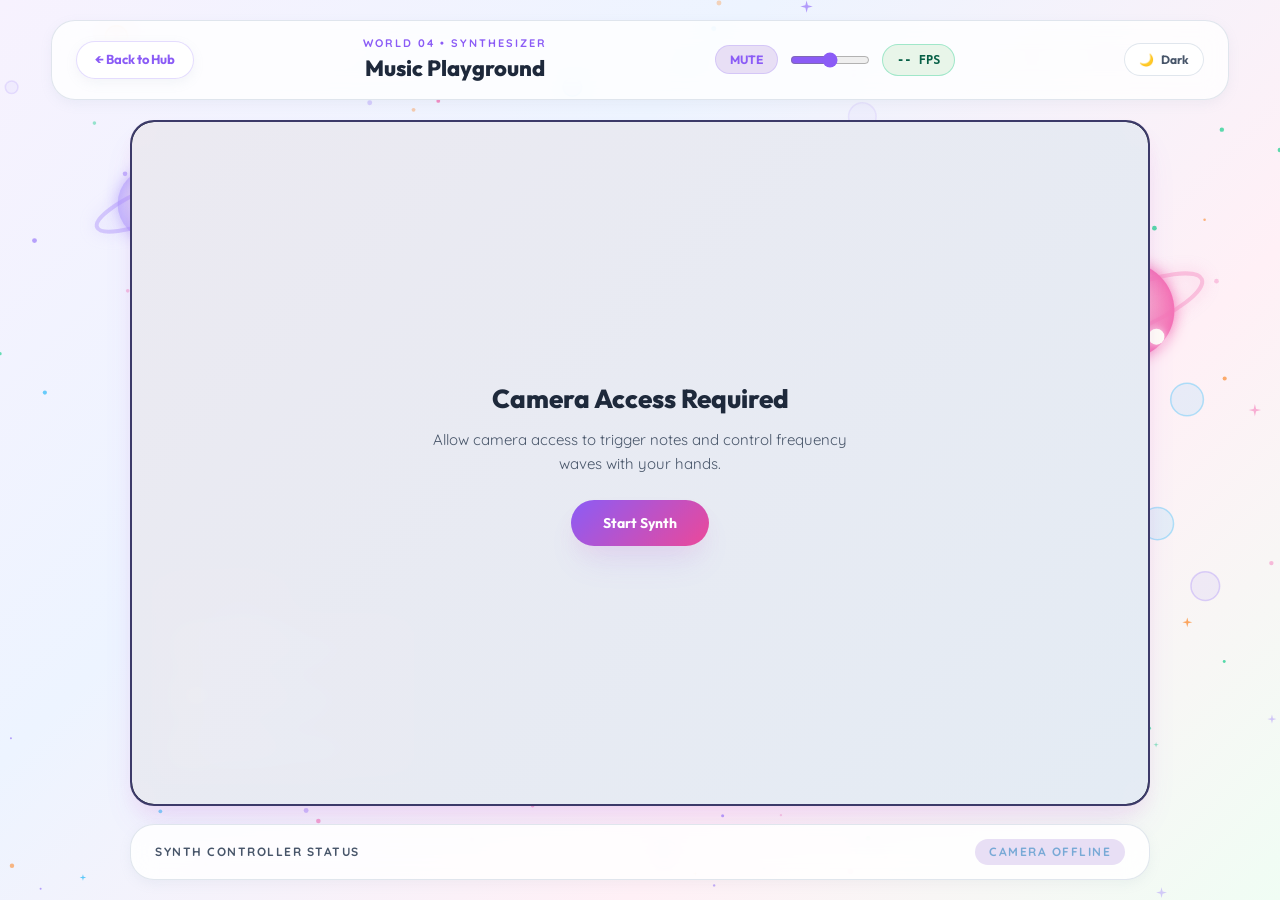
<file: website/music.html>
<!DOCTYPE html>
<html lang="en">

<head>
    <meta charset="UTF-8">
    <meta name="viewport" content="width=device-width, initial-scale=1.0">
    <title>AR.UI — World 04: Music Playground</title>
    <link rel="stylesheet" href="style.css">
</head>

<body>

    <!-- Background Procedural Canvas -->
    <canvas id="bg-canvas" aria-hidden="true"></canvas>

    <main class="world-page">

        <header class="world-header">
            <a href="index.html" class="back-btn">
                ← Back to Hub
            </a>

            <div class="world-title">
                <span>WORLD 04 • SYNTHESIZER</span>
                <h1>Music Playground</h1>
            </div>

            <div class="header-controls">
                <button id="mute-btn" class="audio-btn">MUTE</button>
                <input type="range" id="volume-slider" min="0" max="1" step="0.05" value="0.5" class="vol-range" title="Volume">
                <div class="fps-badge" id="fps-counter">-- FPS</div>
            </div>
            <button id="theme-toggle" class="theme-toggle" type="button">
    🌙
    <span>Dark</span>
   </button>
        </header>


        <section class="world-stage">

            <video id="camera" autoplay playsinline muted></video>
            <canvas id="ar-canvas"></canvas>

            <div class="camera-message" id="camera-message">
                <h2>Camera Access Required</h2>
                <p>Allow camera access to trigger notes and control frequency waves with your hands.</p>
                <button id="start-camera">Start Synth</button>
            </div>

            <!-- Gesture Guide Overlay -->
            <div class="gesture-guide-hud">
                <div class="guide-header">
                    <span>MUSIC CONTROLS</span>
                </div>
                <div class="guide-grid">
                    <div class="guide-item">
                        <span class="guide-icon">👆</span>
                        <div class="guide-info">
                            <strong>Index Position</strong>
                            <span>Select Note (Columns 1-8)</span>
                        </div>
                    </div>
                    <div class="guide-item">
                        <span class="guide-icon">🤏</span>
                        <div class="guide-info">
                            <strong>Pinch / Point</strong>
                            <span>Trigger Lead Synth Note</span>
                        </div>
                    </div>
                    <div class="guide-item">
                        <span class="guide-icon">✋</span>
                        <div class="guide-info">
                            <strong>Open Palm</strong>
                            <span>Trigger Ambient Pad Chord</span>
                        </div>
                    </div>
                </div>
            </div>

        </section>


        <div class="world-controls">
            <span>SYNTH CONTROLLER STATUS</span>
            <span id="tracking-status">WAITING</span>
        </div>

    </main>

    <script src="script.js"></script>
    <script type="module">
        import { MusicWorld } from "./worlds/musicWorld.js";
        document.addEventListener("DOMContentLoaded", () => {
            const music = new MusicWorld();
            music.start();
        });
    </script>

</body>

</html>
</file>
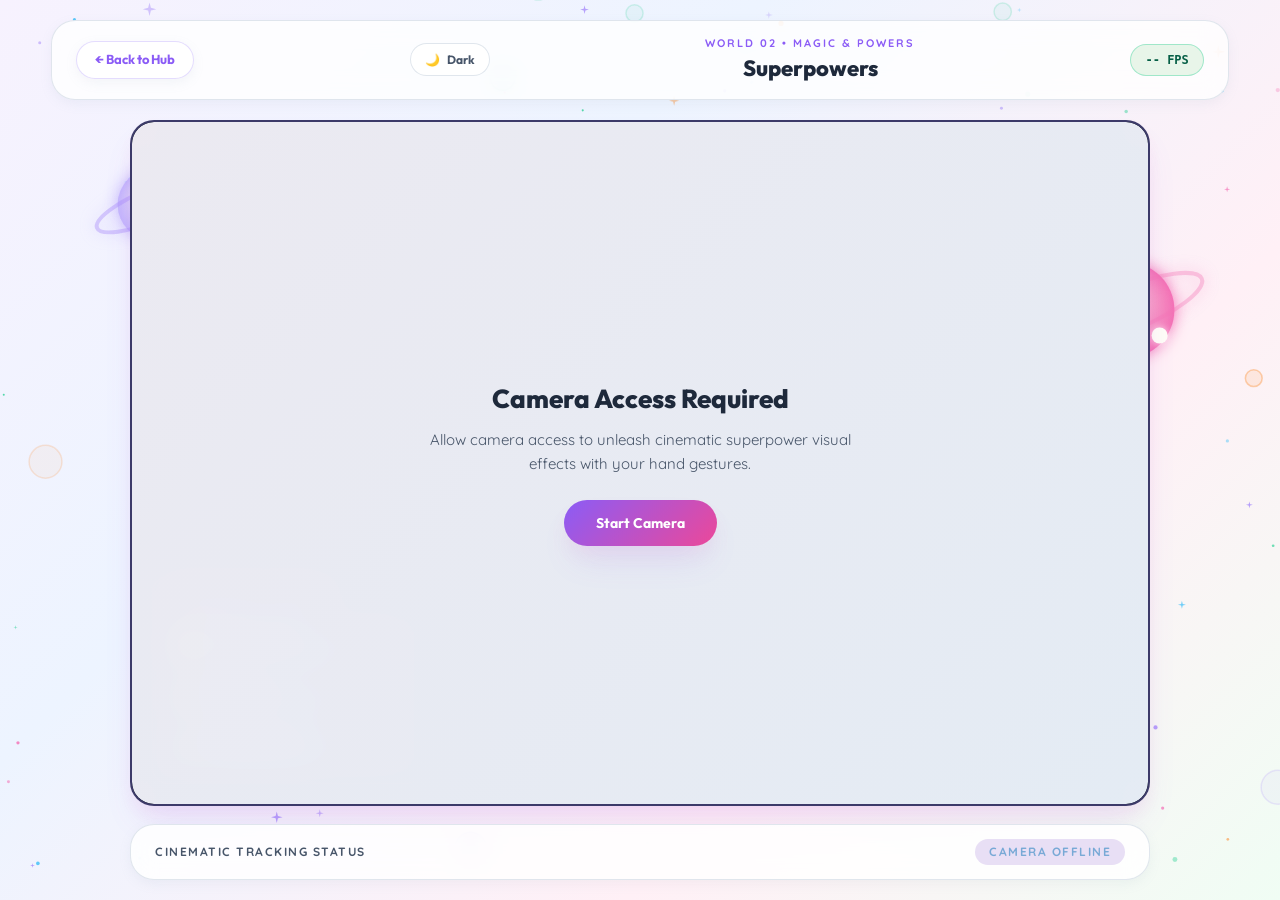
<file: website/superpowers.html>
<!DOCTYPE html>
<html lang="en">

<head>
    <meta charset="UTF-8">
    <meta name="viewport" content="width=device-width, initial-scale=1.0">
    <title>AR.UI — World 02: Superpowers</title>
    <link rel="stylesheet" href="style.css">
</head>

<body>

    <!-- Background Procedural Canvas -->
    <canvas id="bg-canvas" aria-hidden="true"></canvas>

    <main class="world-page">

        <header class="world-header">
            <a href="index.html" class="back-btn">
                ← Back to Hub
            </a>
            <button id="theme-toggle" class="theme-toggle" type="button">
    🌙
    <span>Dark</span>
</button>

            <div class="world-title">
                <span>WORLD 02 • MAGIC & POWERS</span>
                <h1>Superpowers</h1>
            </div>

            <div class="fps-badge" id="fps-counter">-- FPS</div>
        </header>


        <section class="world-stage">

            <video id="camera" autoplay playsinline muted></video>
            <canvas id="ar-canvas"></canvas>

            <div class="camera-message" id="camera-message">
                <h2>Camera Access Required</h2>
                <p>Allow camera access to unleash cinematic superpower visual effects with your hand gestures.</p>
                <button id="start-camera">Start Camera</button>
            </div>

            <!-- Gesture Guide Overlay -->
            <div class="gesture-guide-hud">
                <div class="guide-header">
                    <span>SUPERPOWERS GESTURES</span>
                </div>
                <div class="guide-grid">
                    <div class="guide-item">
                        <span class="guide-icon">✊</span>
                        <div class="guide-info">
                            <strong>Hold Fist / Pinch</strong>
                            <span>Charge & Fireball Launch</span>
                        </div>
                    </div>
                    <div class="guide-item">
                        <span class="guide-icon">🤘</span>
                        <div class="guide-info">
                            <strong>Spider Pose</strong>
                            <span>Web Shooter & Matrix</span>
                        </div>
                    </div>
                    <div class="guide-item">
                        <span class="guide-icon">👐</span>
                        <div class="guide-info">
                            <strong>Dual Open Palms</strong>
                            <span>Plasma Beam & Portal</span>
                        </div>
                    </div>
                </div>
            </div>

        </section>


        <div class="world-controls">
            <span>CINEMATIC TRACKING STATUS</span>
            <span id="tracking-status">WAITING</span>
        </div>

    </main>

    <script src="script.js"></script>
    <script type="module">
        import { SuperpowersWorld } from "./worlds/superpowersWorld.js";
        document.addEventListener("DOMContentLoaded", () => {
            const world = new SuperpowersWorld();
            world.start();
        });
    </script>

</body>

</html>
</file>
<file: website/style.css>
/* =========================================================
   AR.UI — PASTEL COSMIC PLAYGROUND DESIGN SYSTEM
   Palette: Pastel Lavender, Powder Blue, Soft Pink, Peach, Mint, Cream, White, Charcoal Text
   ========================================================= */

@import url('https://fonts.googleapis.com/css2?family=Outfit:wght@500;600;700;800&family=Quicksand:wght@500;600;700&display=swap');

:root {
    /* Main Background Gradients */
    --bg-main: #f8f5fc;
    --bg-gradient: linear-gradient(135deg, #f7f2fe 0%, #edf4ff 35%, #fff0f6 70%, #f0fdf4 100%);
    --bg-surface: rgba(255, 255, 255, 0.88);
    --bg-surface-solid: #ffffff;
    --bg-card: rgba(255, 255, 255, 0.92);
    
    /* Pastel Palette */
    --pastel-lavender: #E8DFF5;
    --pastel-lavender-dark: #A78BFA;
    --pastel-blue: #D6E6F2;
    --pastel-sky: #38BDF8;
    --pastel-pink: #FDE2E4;
    --pastel-pink-dark: #F472B6;
    --pastel-peach: #FFF1E6;
    --pastel-peach-dark: #FB923C;
    --pastel-mint: #E8F5E9;
    --pastel-mint-dark: #34D399;
    --pastel-yellow: #FEF08A;
    --pastel-cream: #FFFDF7;

    /* Functional Accents */
    --accent-purple: #8B5CF6;
    --accent-rose: #EC4899;
    --accent-sky: #0EA5E9;
    --accent-emerald: #10B981;
    --accent-amber: #F59E0B;

    /* Text Colors (High Contrast Charcoal & Slate) */
    --text-primary: #1E293B;
    --text-secondary: #475569;
    --text-muted: #64748B;
    --text-light: #94A3B8;

    /* Borders & Shadows */
    --border-subtle: rgba(203, 213, 225, 0.6);
    --border-pastel: rgba(167, 139, 250, 0.3);
    --shadow-sm: 0 4px 12px rgba(148, 163, 184, 0.1);
    --shadow-md: 0 10px 25px -5px rgba(148, 163, 184, 0.18), 0 8px 10px -6px rgba(148, 163, 184, 0.1);
    --shadow-lg: 0 20px 35px -10px rgba(139, 92, 246, 0.15), 0 10px 20px -5px rgba(244, 114, 182, 0.12);

    /* Fonts & Radii */
    --font-heading: 'Outfit', 'Quicksand', system-ui, -apple-system, sans-serif;
    --font-body: 'Quicksand', system-ui, -apple-system, sans-serif;
    --radius-lg: 24px;
    --radius-md: 16px;
    --radius-sm: 10px;
    --radius-pill: 9999px;
}
/* =========================================================
   DARK MODE
   ========================================================= */

body.dark-mode {
    --bg-main: #0b1020;

    --bg-gradient:
        linear-gradient(
            135deg,
            #0b1020 0%,
            #111827 35%,
            #172033 70%,
            #101827 100%
        );

    --bg-surface: rgba(17, 24, 39, 0.88);
    --bg-surface-solid: #111827;
    --bg-card: rgba(17, 24, 39, 0.92);

    /* Keep pastel accents */
    --pastel-lavender: #30284a;
    --pastel-blue: #20394a;
    --pastel-pink: #472d3c;
    --pastel-peach: #493627;
    --pastel-mint: #203d36;
    --pastel-yellow: #4a4322;
    --pastel-cream: #1b2433;

    /* Text */
    --text-primary: #f8fafc;
    --text-secondary: #cbd5e1;
    --text-muted: #94a3b8;
    --text-light: #64748b;

    /* Borders */
    --border-subtle: rgba(148, 163, 184, 0.2);
    --border-pastel: rgba(167, 139, 250, 0.35);

    /* Shadows */
    --shadow-sm:
        0 4px 12px rgba(0, 0, 0, 0.25);

    --shadow-md:
        0 10px 25px -5px rgba(0, 0, 0, 0.35),
        0 8px 10px -6px rgba(0, 0, 0, 0.25);

    --shadow-lg:
        0 20px 35px -10px rgba(0, 0, 0, 0.45),
        0 10px 20px -5px rgba(0, 0, 0, 0.3);
}
*, *::before, *::after {
    box-sizing: border-box;
    margin: 0;
    padding: 0;
}

html, body {
    width: 100%;
    height: 100%;
    overflow-x: hidden;
    background: var(--bg-main);
    background-image: var(--bg-gradient);
    background-attachment: fixed;
    color: var(--text-primary);
    font-family: var(--font-body);
    font-size: 16px;
    line-height: 1.5;
    -webkit-font-smoothing: antialiased;
}

/* Background Procedural Canvas */
#bg-canvas {
    position: fixed;
    top: 0;
    left: 0;
    width: 100vw;
    height: 100vh;
    pointer-events: none;
    z-index: 0;
}

/* =========================================================
   TOP NAVIGATION BAR
   ========================================================= */

.navbar {
    position: relative;
    z-index: 10;
    display: flex;
    align-items: center;
    justify-content: space-between;
    padding: 16px 6%;
    background: rgba(255, 255, 255, 0.75);
    backdrop-filter: blur(14px);
    -webkit-backdrop-filter: blur(14px);
    border-bottom: 1px solid var(--border-subtle);
    box-shadow: var(--shadow-sm);
}

.logo {
    display: flex;
    align-items: center;
    gap: 6px;
    font-family: var(--font-heading);
    font-size: 22px;
    font-weight: 800;
    letter-spacing: -0.5px;
    color: var(--text-primary);
    text-decoration: none;
}

.logo span.logo-highlight {
    background: linear-gradient(135deg, var(--accent-purple), var(--accent-rose));
    -webkit-background-clip: text;
    -webkit-text-fill-color: transparent;
}

.logo-sparkle {
    font-size: 18px;
    animation: gentleSparkle 3s ease-in-out infinite;
}

@keyframes gentleSparkle {
    0%, 100% { transform: scale(1) rotate(0deg); opacity: 0.9; }
    50% { transform: scale(1.2) rotate(15deg); opacity: 1; }
}

.navbar nav {
    display: flex;
    align-items: center;
    gap: 24px;
}

.navbar nav a {
    color: var(--text-secondary);
    text-decoration: none;
    font-size: 14px;
    font-weight: 600;
    padding: 6px 14px;
    border-radius: var(--radius-pill);
    transition: all 0.25s ease;
}

.navbar nav a:hover {
    color: var(--accent-purple);
    background: var(--pastel-lavender);
}

.nav-status {
    display: inline-flex;
    align-items: center;
    gap: 8px;
    padding: 7px 16px;
    background: #ffffff;
    border: 1px solid var(--border-pastel);
    border-radius: var(--radius-pill);
    font-size: 12px;
    font-weight: 700;
    color: var(--text-secondary);
    box-shadow: var(--shadow-sm);
}

.status-dot {
    width: 9px;
    height: 9px;
    border-radius: 50%;
    background: var(--accent-emerald);
    box-shadow: 0 0 10px rgba(16, 185, 129, 0.5);
}

.status-dot.offline {
    background: var(--accent-rose);
    box-shadow: 0 0 10px rgba(236, 72, 153, 0.4);
}

/* =========================================================
   DARK MODE TOGGLE
   ========================================================= */

.theme-toggle {
    display: inline-flex;
    align-items: center;
    justify-content: center;
    gap: 7px;

    padding: 8px 14px;

    background: rgba(255, 255, 255, 0.85);
    border: 1px solid var(--border-subtle);
    border-radius: var(--radius-pill);

    color: var(--text-secondary);

    font-family: var(--font-heading);
    font-size: 12px;
    font-weight: 700;

    cursor: pointer;

    transition:
        background 0.25s ease,
        color 0.25s ease,
        transform 0.2s ease,
        border-color 0.25s ease;
}

.theme-toggle:hover {
    transform: translateY(-2px);
    background: var(--pastel-lavender);
    color: var(--accent-purple);
}

.theme-toggle:active {
    transform: scale(0.95);
}

/* Dark mode button */
body.dark-mode .theme-toggle {
    background: #1e293b;
    border-color: rgba(148, 163, 184, 0.25);
    color: #f8fafc;
}

body.dark-mode .theme-toggle:hover {
    background: #30284a;
    color: #e9d5ff;
}

body.dark-mode .navbar {
    background: rgba(11, 16, 32, 0.82);
    border-bottom-color: rgba(148, 163, 184, 0.18);
}

body.dark-mode .navbar nav a {
    color: #cbd5e1;
}

body.dark-mode .navbar nav a:hover {
    color: #e9d5ff;
    background: #30284a;
}

body.dark-mode .nav-status {
    background: #111827;
    border-color: rgba(148, 163, 184, 0.2);
    color: #cbd5e1;
}
/* =========================================================
   HERO SECTION
   ========================================================= */

.space-world {
    position: relative;
    z-index: 2;
    padding-bottom: 70px;
}

.hero {
    display: flex;
    flex-direction: column;
    align-items: center;
    justify-content: center;
    text-align: center;
    padding: 70px 20px 50px;
    position: relative;
}

.hero-content {
    max-width: 780px;
    position: relative;
    z-index: 3;
}

.hero-badge {
    display: inline-flex;
    align-items: center;
    gap: 8px;
    padding: 6px 18px;
    background: rgba(255, 255, 255, 0.9);
    border: 1px solid var(--border-pastel);
    border-radius: var(--radius-pill);
    color: var(--accent-purple);
    font-size: 25px;
    font-weight: 700;
    letter-spacing: 0.5px;
    margin-bottom: 22px;
    box-shadow: var(--shadow-sm);
}

.hero h1 {
    font-family: var(--font-heading);
    font-size: clamp(34px, 5.5vw, 60px);
    font-weight: 700;
    line-height: 1.15;
    letter-spacing: -1px;
    color: var(--text-primary);
    margin-bottom: 22px;
}

.hero-gradient-text {
    background: linear-gradient(135deg, #a788ee 0%, #df7aac 50%, #8ac2da 100%);
    -webkit-background-clip: text;
    -webkit-text-fill-color: transparent;
}

.hero-text {
    font-size: 18px;
    color: var(--text-secondary);
    line-height: 1.6;
    margin: 0 auto 36px;
    max-width: 620px;
    font-weight: 500;
}

.hero-actions {
    display: flex;
    align-items: center;
    justify-content: center;
    gap: 16px;
    flex-wrap: wrap;
}

.hero-start {
    display: inline-flex;
    align-items: center;
    gap: 10px;
    padding: 14px 32px;
    background: linear-gradient(135deg, rgb(219, 152, 219), var(--accent-rose));
    border: none;
    border-radius: var(--radius-pill);
    color: #ffffff;
    text-decoration: none;
    font-family: var(--font-heading);
    font-size: 15px;
    font-weight: 700;
    letter-spacing: 0.5px;
    box-shadow: var(--shadow-lg);
    transition: all 0.3s cubic-bezier(0.34, 1.56, 0.64, 1);
}

.hero-start:hover {
    transform: translateY(-3px) scale(1.03);
    box-shadow: 0 25px 40px -10px rgba(139, 92, 246, 0.35);
}

/* .hero-pill-info {
    display: inline-flex;
    align-items: center;
    gap: 8px;
    padding: 12px 22px;
    background: rgba(255, 255, 255, 0.85);
    border: 1px solid var(--border-subtle);
    border-radius: var(--radius-pill);
    color: var(--text-secondary);
    font-size: 14px;
    font-weight: 600;
} */

/* Procedural Decorative Floating Elements in Hero */
.hero-deco {
    position: absolute;
    pointer-events: none;
    z-index: 1;
    border-radius: 50%;
}

.hero-deco-1 {
    top: 10%;
    left: 10%;
    width: 80px;
    height: 80px;
    background: radial-gradient(circle, var(--pastel-pink) 0%, rgba(253, 226, 228, 0) 70%);
    animation: floatSlow 8s ease-in-out infinite;
}

.hero-deco-2 {
    bottom: 15%;
    right: 12%;
    width: 110px;
    height: 110px;
    background: radial-gradient(circle, var(--pastel-blue) 0%, rgba(214, 230, 242, 0) 70%);
    animation: floatSlow 10s ease-in-out reverse infinite;
}

@keyframes floatSlow {
    0%, 100% { transform: translateY(0) rotate(0deg); }
    50% { transform: translateY(-16px) rotate(8deg); }
}

/* =========================================================
   MODE SELECTION & CARDS
   ========================================================= */

.modes {
    max-width: 1200px;
    margin: 0 auto;
    padding: 0 20px;
}

.mode-title {
    text-align: center;
    margin-bottom: 45px;
}

.mode-title p {
    font-size: 12px;
    font-weight: 800;
    letter-spacing: 2.5px;
    color: var(--accent-purple);
    text-transform: uppercase;
}

.mode-title h2 {
    font-family: var(--font-heading);
    font-size: 34px;
    font-weight: 800;
    color: var(--text-primary);
    margin-top: 6px;
}

.mode-grid {
    display: grid;
    grid-template-columns: repeat(auto-fit, minmax(260px, 1fr));
    gap: 28px;
}

.mode-card {
    background: var(--bg-card);
    border: 1px solid var(--border-subtle);
    border-radius: var(--radius-lg);
    padding: 24px;
    display: flex;
    flex-direction: column;
    justify-content: space-between;
    box-shadow: var(--shadow-md);
    transition: all 0.35s cubic-bezier(0.34, 1.56, 0.64, 1);
    position: relative;
    overflow: hidden;
}

.mode-card::before {
    content: "";
    position: absolute;
    top: 0;
    left: 0;
    right: 0;
    height: 5px;
    background: linear-gradient(90deg, var(--pastel-lavender-dark), var(--pastel-pink-dark));
    opacity: 0.6;
    transition: opacity 0.3s ease;
}

.geometric-mode::before { background: linear-gradient(90deg, #8B5CF6, #38BDF8); }
.superpowers-mode::before { background: linear-gradient(90deg, #EC4899, #F59E0B); }
.games-mode::before { background: linear-gradient(90deg, #10B981, #3B82F6); }
.music-mode::before { background: linear-gradient(90deg, #A78BFA, #EC4899); }

.mode-card:hover {
    transform: translateY(-8px);
    box-shadow: var(--shadow-lg);
    border-color: var(--border-pastel);
}

.mode-card:hover::before {
    opacity: 1;
}

.mode-visual {
    width: 100%;
    height: 170px;
    background: linear-gradient(135deg, #FAF7FC 0%, #F0F7FF 100%);
    border-radius: var(--radius-md);
    overflow: hidden;
    display: flex;
    align-items: center;
    justify-content: center;
    margin-bottom: 20px;
    border: 1px solid var(--border-subtle);
    position: relative;
}

.preview-canvas {
    width: 100%;
    height: 100%;
    display: block;
}

.mode-badge {
    display: inline-block;
    padding: 4px 12px;
    border-radius: var(--radius-pill);
    font-size: 11px;
    font-weight: 800;
    letter-spacing: 1px;
    text-transform: uppercase;
    margin-bottom: 10px;
}

.geometric-mode .mode-badge { background: var(--pastel-lavender); color: var(--accent-purple); }
.superpowers-mode .mode-badge { background: var(--pastel-pink); color: var(--accent-rose); }
.games-mode .mode-badge { background: var(--pastel-mint); color: var(--accent-emerald); }
.music-mode .mode-badge { background: var(--pastel-blue); color: var(--accent-sky); }

.mode-info h3 {
    font-family: var(--font-heading);
    font-size: 20px;
    font-weight: 700;
    color: var(--text-primary);
    margin-bottom: 8px;
}

.mode-info p {
    font-size: 14px;
    color: var(--text-secondary);
    line-height: 1.55;
    margin-bottom: 24px;
    font-weight: 500;
}

.mode-btn {
    display: inline-flex;
    align-items: center;
    justify-content: center;
    gap: 8px;
    padding: 12px 20px;
    background: var(--pastel-cream);
    border: 1px solid var(--border-pastel);
    border-radius: var(--radius-pill);
    color: var(--text-primary);
    text-decoration: none;
    font-family: var(--font-heading);
    font-size: 13px;
    font-weight: 700;
    transition: all 0.25s ease;
    cursor: pointer;
    width: 100%;
}

.mode-btn:hover {
    background: linear-gradient(135deg,pink,rgb(216, 126, 216));
    color: #ffffff;
    border-color: transparent;
    box-shadow: 0 8px 20px rgba(139, 92, 246, 0.25);
}

/* =========================================================
   CAMERA LAUNCH EXPLANATION
   ========================================================= */

.camera-launch {
    max-width: 720px;
    margin: 60px auto 0;
    padding: 24px 30px;
    background: rgba(255, 255, 255, 0.88);
    border: 1px solid var(--border-pastel);
    border-radius: var(--radius-lg);
    box-shadow: var(--shadow-md);
    display: flex;
    align-items: center;
    gap: 22px;
}

.camera-icon {
    font-size: 34px;
    background: var(--pastel-lavender);
    width: 60px;
    height: 60px;
    border-radius: 50%;
    display: flex;
    align-items: center;
    justify-content: center;
    flex-shrink: 0;
}

.camera-launch span {
    font-size: 12px;
    font-weight: 800;
    letter-spacing: 1.5px;
    color: var(--accent-purple);
    display: block;
    text-transform: uppercase;
}

.camera-launch p {
    font-size: 14px;
    color: var(--text-secondary);
    margin-top: 4px;
    line-height: 1.5;
}

/* =========================================================
   FOOTER
   ========================================================= */

footer {
    position: relative;
    z-index: 2;
    padding: 30px 6%;
    border-top: 1px solid var(--border-subtle);
    background: rgba(255, 255, 255, 0.85);
    display: flex;
    align-items: center;
    justify-content: space-between;
    font-size: 13px;
    color: var(--text-secondary);
}

.footer-logo {
    font-family: var(--font-heading);
    font-size: 18px;
    font-weight: 800;
    color: var(--text-primary);
}

.footer-logo span {
    color: var(--accent-purple);
}

/* =========================================================
   WORLD STAGE & AR PAGE UI
   ========================================================= */

.world-page {
    min-height: 100vh;
    display: flex;
    flex-direction: column;
    padding: 20px 4%;
    max-width: 1300px;
    margin: 0 auto;
    position: relative;
    z-index: 2;
}

.world-header {
    display: flex;
    align-items: center;
    justify-content: space-between;
    margin-bottom: 20px;
    z-index: 10;
    background: rgba(255, 255, 255, 0.8);
    backdrop-filter: blur(12px);
    padding: 14px 24px;
    border-radius: var(--radius-lg);
    border: 1px solid var(--border-subtle);
    box-shadow: var(--shadow-sm);
}

.back-btn {
    display: inline-flex;
    align-items: center;
    gap: 6px;
    padding: 8px 18px;
    background: #ffffff;
    border: 1px solid var(--border-pastel);
    border-radius: var(--radius-pill);
    color: var(--accent-purple);
    text-decoration: none;
    font-family: var(--font-heading);
    font-size: 13px;
    font-weight: 700;
    transition: all 0.25s ease;
    box-shadow: var(--shadow-sm);
}

.back-btn:hover {
    background: var(--accent-purple);
    color: #ffffff;
    transform: translateX(-3px);
}

.world-title {
    text-align: center;
}

.world-title span {
    display: block;
    font-size: 11px;
    letter-spacing: 2px;
    color: var(--accent-purple);
    font-weight: 800;
    text-transform: uppercase;
}

.world-title h1 {
    font-family: var(--font-heading);
    font-size: 22px;
    font-weight: 800;
    color: var(--text-primary);
}

.header-controls {
    display: flex;
    align-items: center;
    gap: 12px;
}

.audio-btn {
    padding: 6px 14px;
    background: var(--pastel-lavender);
    border: 1px solid var(--border-pastel);
    border-radius: var(--radius-pill);
    color: var(--accent-purple);
    font-family: var(--font-heading);
    font-size: 12px;
    font-weight: 700;
    cursor: pointer;
    transition: all 0.2s ease;
}

.audio-btn:hover {
    background: var(--accent-purple);
    color: #ffffff;
}

.vol-range {
    accent-color: var(--accent-purple);
    cursor: pointer;
    width: 80px;
}

.fps-badge {
    padding: 6px 14px;
    background: var(--pastel-mint);
    border: 1px solid rgba(52, 211, 153, 0.4);
    border-radius: var(--radius-pill);
    color: #065F46;
    font-family: monospace;
    font-size: 12px;
    font-weight: 700;
}

.world-stage {
    position: relative;
    width: 100%;
    max-width: 1020px;
    margin: 0 auto;
    aspect-ratio: 16 / 9;
    background: #0f172a;
    border: 2px solid var(--border-pastel);
    border-radius: var(--radius-lg);
    overflow: hidden;
    box-shadow: var(--shadow-lg);
    flex: 1;
    min-height: 480px;
}

#camera {
    width: 100%;
    height: 100%;
    object-fit: cover;
    transform: scaleX(-1);
    display: block;
    opacity: 0.85;
}

#ar-canvas {
    position: absolute;
    top: 0;
    left: 0;
    width: 100%;
    height: 100%;
    pointer-events: none;
    z-index: 2;
}

.camera-message {
    position: absolute;
    inset: 0;
    background: linear-gradient(135deg, rgba(248, 245, 252, 0.95) 0%, rgba(240, 247, 255, 0.95) 100%);
    backdrop-filter: blur(16px);
    display: flex;
    flex-direction: column;
    align-items: center;
    justify-content: center;
    text-align: center;
    padding: 30px;
    z-index: 20;
}

.camera-message h2 {
    font-family: var(--font-heading);
    font-size: 26px;
    font-weight: 800;
    color: var(--text-primary);
    margin-bottom: 10px;
}

.camera-message p {
    color: var(--text-secondary);
    font-size: 15px;
    margin-bottom: 24px;
    max-width: 460px;
    line-height: 1.6;
}

#start-camera {
    padding: 14px 32px;
    background: linear-gradient(135deg, var(--accent-purple), var(--accent-rose));
    border: none;
    border-radius: var(--radius-pill);
    color: #ffffff;
    font-family: var(--font-heading);
    font-size: 14px;
    font-weight: 700;
    cursor: pointer;
    box-shadow: var(--shadow-lg);
    transition: all 0.3s cubic-bezier(0.34, 1.56, 0.64, 1);
}

#start-camera:hover {
    transform: translateY(-2px) scale(1.04);
    box-shadow: 0 15px 30px rgba(139, 92, 246, 0.35);
}

/* Gesture Guide HUD Overlay */
.gesture-guide-hud {
    position: absolute;
    bottom: 20px;
    left: 20px;
    width: 270px;
    background: rgba(15, 23, 42, 0.82);
    backdrop-filter: blur(12px);
    border: 1px solid rgba(255, 255, 255, 0.2);
    border-radius: var(--radius-md);
    padding: 14px;
    z-index: 15;
    pointer-events: none;
    box-shadow: 0 10px 25px rgba(0, 0, 0, 0.3);
}

.guide-header {
    font-family: var(--font-heading);
    font-size: 10px;
    font-weight: 800;
    letter-spacing: 1.5px;
    color: #F472B6;
    margin-bottom: 10px;
    border-bottom: 1px solid rgba(255, 255, 255, 0.12);
    padding-bottom: 6px;
    text-transform: uppercase;
}

.guide-grid {
    display: flex;
    flex-direction: column;
    gap: 8px;
    max-height: 220px;
    overflow-y: auto;
}

.guide-item {
    display: flex;
    align-items: center;
    gap: 10px;
    background: rgba(255, 255, 255, 0.06);
    padding: 6px 10px;
    border-radius: 8px;
}

.guide-icon {
    font-size: 18px;
    width: 24px;
    text-align: center;
    flex-shrink: 0;
}

.guide-info {
    display: flex;
    flex-direction: column;
}

.guide-info strong {
    color: #FFFFFF;
    font-size: 11px;
    font-weight: 700;
}

.guide-info span {
    color: #CBD5E1;
    font-size: 10px;
}

/* World Controls Bar */
.world-controls {
    max-width: 1020px;
    margin: 18px auto 0;
    display: flex;
    align-items: center;
    justify-content: space-between;
    padding: 14px 24px;
    background: rgba(255, 255, 255, 0.85);
    backdrop-filter: blur(12px);
    border: 1px solid var(--border-subtle);
    border-radius: var(--radius-lg);
    width: 100%;
    box-shadow: var(--shadow-sm);
}

.world-controls span {
    font-size: 12px;
    font-weight: 800;
    letter-spacing: 1.5px;
    color: var(--text-secondary);
    text-transform: uppercase;
}

#tracking-status {
    color: var(--accent-purple);
    font-weight: 800;
    letter-spacing: 1.5px;
    background: var(--pastel-lavender);
    padding: 4px 14px;
    border-radius: var(--radius-pill);
}

/* =========================================================
   COSMIC DODGER GAME SPECIFIC HUD (games.html)
   ========================================================= */

.game-hud {
    position: absolute;
    top: 18px;
    left: 18px;
    right: 18px;
    display: flex;
    justify-content: space-between;
    gap: 12px;
    z-index: 5;
    pointer-events: none;
}

.hud-box {
    min-width: 100px;
    padding: 10px 16px;
    background: rgba(15, 23, 42, 0.82);
    border: 1px solid rgba(255, 255, 255, 0.2);
    border-radius: var(--radius-md);
    backdrop-filter: blur(10px);
    box-shadow: 0 4px 15px rgba(0, 0, 0, 0.2);
}

.hud-label {
    display: block;
    color: #94A3B8;
    font-size: 10px;
    font-weight: 800;
    letter-spacing: 1.5px;
    margin-bottom: 4px;
    text-transform: uppercase;
}

.hud-value {
    font-family: monospace;
    font-size: 18px;
    font-weight: 700;
    color: #38BDF8;
}

/* =========================================================
   RESPONSIVE DESIGN
   ========================================================= */

@media (max-width: 768px) {
    .navbar {
        padding: 12px 16px;
        flex-wrap: wrap;
        gap: 10px;
    }

    .navbar nav {
        gap: 14px;
    }

    .hero {
        padding: 45px 16px 35px;
    }

    .hero h1 {
        font-size: 32px;
    }

    .hero-text {
        font-size: 15px;
    }

    .mode-grid {
        grid-template-columns: 1fr;
    }

    .world-stage {
        aspect-ratio: 4 / 3;
        min-height: 360px;
    }

    .gesture-guide-hud {
        width: 220px;
        bottom: 10px;
        left: 10px;
        padding: 10px;
    }

    .camera-launch {
        flex-direction: column;
        text-align: center;
        padding: 20px;
    }

    footer {
        flex-direction: column;
        gap: 14px;
        text-align: center;
    }
}

/* Respect Reduced Motion */
@media (prefers-reduced-motion: reduce) {
    *, ::before, ::after {
        animation-duration: 0.01ms !important;
        animation-iteration-count: 1 !important;
        transition-duration: 0.01ms !important;
    }
}

/* ------------------------------------------------------------
   WORLD ENTRY TRANSITION
   ------------------------------------------------------------ */

body {
    transition:
        opacity 0.5s ease,
        transform 0.5s ease,
        filter 0.5s ease;
}

body.world-transitioning {
    opacity: 0;
    transform: scale(1.035);
    filter: blur(5px);
}

.world-enter-active {
    transform: scale(0.94);
    transition: transform 0.18s ease;
}

@media (prefers-reduced-motion: reduce) {
    body,
    .world-enter-active {
        transition: none;
    }

    body.world-transitioning {
        opacity: 0;
        transform: none;
        filter: none;
    }
}

/* =========================================================
   EXPLORE WORLDS - MAIN SECTION TRANSITION
   ========================================================= */

html {
    scroll-behavior: smooth;
}

/* Initial state of world cards */
.world-card {
    opacity: 0;
    transform: translateY(45px) scale(0.96);
    transition:
        opacity 0.65s ease,
        transform 0.65s cubic-bezier(0.22, 1, 0.36, 1);
}

/* Cards become visible */
.world-card.world-card-visible {
    opacity: 1;
    transform: translateY(0) scale(1);
}

/* Slightly different timing for each card */
.world-card:nth-child(1) {
    transition-delay: 0.05s;
}

.world-card:nth-child(2) {
    transition-delay: 0.15s;
}

.world-card:nth-child(3) {
    transition-delay: 0.25s;
}

.world-card:nth-child(4) {
    transition-delay: 0.35s;
}

/* Main Explore Worlds button */
#explore-worlds {
    transition:
        transform 0.2s ease,
        box-shadow 0.2s ease;
}

#explore-worlds:hover {
    transform: translateY(-3px);
}

#explore-worlds:active {
    transform: scale(0.95);
}

/* Reduced motion */
@media (prefers-reduced-motion: reduce) {

    html {
        scroll-behavior: auto;
    }

    .world-card {
        opacity: 1;
        transform: none;
        transition: none;
    }

}

body.dark-mode .mode-card {
    background: rgba(17, 24, 39, 0.92);
    border-color: rgba(148, 163, 184, 0.2);
}

body.dark-mode .mode-card:hover {
    border-color: rgba(167, 139, 250, 0.45);
}

body.dark-mode .mode-visual {
    background:
        linear-gradient(
            135deg,
            #111827 0%,
            #172033 100%
        );

    border-color: rgba(148, 163, 184, 0.18);
}

body.dark-mode .mode-info p {
    color: #cbd5e1;
}

body.dark-mode .mode-btn {
    background: #1e293b;
    border-color: rgba(167, 139, 250, 0.3);
    color: #f8fafc;
}

body.dark-mode .mode-btn:hover {
    background: linear-gradient(
        135deg,
        #8b5cf6,
        #ec4899
    );

    color: #ffffff;
}
body.dark-mode .camera-launch {
    background: rgba(17, 24, 39, 0.9);
    border-color: rgba(148, 163, 184, 0.2);
}

body.dark-mode footer {
    background: rgba(11, 16, 32, 0.9);
    border-top-color: rgba(148, 163, 184, 0.18);
    color: #cbd5e1;
}

/* =========================================================
   DARK MODE — WORLD PAGES
   ========================================================= */

body.dark-mode .world-stage {
    background:
        radial-gradient(circle at 20% 20%, rgba(139, 92, 246, 0.10), transparent 30%),
        radial-gradient(circle at 80% 70%, rgba(59, 130, 246, 0.08), transparent 32%),
        #0b1020;
}

body.dark-mode .world-header {
    background: rgba(11, 16, 32, 0.82);
    border-color: rgba(148, 163, 184, 0.18);
}

body.dark-mode .world-header h1,
body.dark-mode .world-header h2 {
    color: #f8fafc;
}

body.dark-mode .world-header p {
    color: #94a3b8;
}

body.dark-mode .world-content {
    color: #f8fafc;
}

body.dark-mode .world-panel {
    background: rgba(17, 24, 39, 0.88);
    border-color: rgba(148, 163, 184, 0.18);
}

body.dark-mode .world-panel p {
    color: #cbd5e1;
}

body.dark-mode .camera-container {
    border-color: rgba(148, 163, 184, 0.22);
}

body.dark-mode .camera-message {
    background: rgba(17, 24, 39, 0.92);
    color: #cbd5e1;
    border-color: rgba(148, 163, 184, 0.18);
}
/* =========================================================
   GLOBAL DARK MODE — ALL AR WORLDS
   ========================================================= */

body.dark-mode {
    background: #070b16;
    color: #f8fafc;
}

/* ---------------------------------------------------------
   WORLD BACKGROUND
   --------------------------------------------------------- */

body.dark-mode .world-page {
    background:
        radial-gradient(
            circle at 15% 20%,
            rgba(139, 92, 246, 0.08),
            transparent 28%
        ),
        radial-gradient(
            circle at 85% 25%,
            rgba(236, 72, 153, 0.07),
            transparent 28%
        ),
        radial-gradient(
            circle at 50% 90%,
            rgba(59, 130, 246, 0.06),
            transparent 32%
        ),
        #070b16;
}

/* ---------------------------------------------------------
   TOP HEADER — ALL WORLDS
   --------------------------------------------------------- */

body.dark-mode .world-header {
    background: rgba(8, 13, 27, 0.92);
    border-color: rgba(148, 163, 184, 0.20);
    color: #f8fafc;

    box-shadow:
        0 10px 30px rgba(0, 0, 0, 0.28),
        inset 0 1px 0 rgba(255, 255, 255, 0.025);
}

body.dark-mode .world-header h1,
body.dark-mode .world-header h2,
body.dark-mode .world-header h3,
body.dark-mode .world-title {
    color: #f8fafc;
}

body.dark-mode .world-header p {
    color: #94a3b8;
}

/* World number / category */
body.dark-mode .world-header .world-label {
    color: #a78bfa;
}


/* ---------------------------------------------------------
   BACK TO HUB
   --------------------------------------------------------- */

body.dark-mode .back-button,
body.dark-mode .world-header a {
    background: #11182a;
    border-color: rgba(167, 139, 250, 0.30);
    color: #ddd6fe;
}

body.dark-mode .back-button:hover,
body.dark-mode .world-header a:hover {
    background: #1b2440;
    border-color: rgba(167, 139, 250, 0.55);
    color: #ffffff;
}


/* ---------------------------------------------------------
   DARK MODE BUTTON
   --------------------------------------------------------- */

body.dark-mode .theme-toggle {
    background: #111827;
    border-color: rgba(148, 163, 184, 0.22);
    color: #f8fafc;
}

body.dark-mode .theme-toggle:hover {
    background: #252044;
    border-color: rgba(167, 139, 250, 0.45);
}


/* ---------------------------------------------------------
   MAIN WORLD / CAMERA AREA
   --------------------------------------------------------- */

body.dark-mode .world-stage {
    background:
        radial-gradient(
            circle at 50% 50%,
            rgba(99, 102, 241, 0.04),
            transparent 45%
        ),
        #080d1c;

    border-color: rgba(139, 92, 246, 0.40);

    box-shadow:
        0 18px 50px rgba(0, 0, 0, 0.30),
        inset 0 0 50px rgba(59, 130, 246, 0.025);
}


/* ---------------------------------------------------------
   CAMERA
   --------------------------------------------------------- */

body.dark-mode #camera {
    background: #080d1c;
}

body.dark-mode #ar-canvas {
    background: transparent;
}


/* ---------------------------------------------------------
   CAMERA MESSAGE / START SCREEN
   Applies to all worlds
   --------------------------------------------------------- */

body.dark-mode .camera-message,
body.dark-mode #camera-message {
    background:
        radial-gradient(
            circle at 50% 40%,
            rgba(139, 92, 246, 0.045),
            transparent 45%
        ),
        #080d1c;

    border-color: rgba(139, 92, 246, 0.40);
    color: #f8fafc;

    box-shadow:
        0 20px 50px rgba(0, 0, 0, 0.32),
        inset 0 1px 0 rgba(255, 255, 255, 0.025);
}

body.dark-mode .camera-message h1,
body.dark-mode .camera-message h2,
body.dark-mode .camera-message h3,
body.dark-mode #camera-message h1,
body.dark-mode #camera-message h2,
body.dark-mode #camera-message h3 {
    color: #f8fafc;
}

body.dark-mode .camera-message p,
body.dark-mode #camera-message p {
    color: #cbd5e1;
}


/* ---------------------------------------------------------
   START BUTTON — ALL WORLDS
   --------------------------------------------------------- */

body.dark-mode #start-camera,
body.dark-mode .start-button {
    background: linear-gradient(
        135deg,
        #8b5cf6,
        #ec4899
    );

    color: #ffffff;
    border: none;

    box-shadow:
        0 8px 25px rgba(139, 92, 246, 0.25);
}

body.dark-mode #start-camera:hover,
body.dark-mode .start-button:hover {
    transform: translateY(-2px);

    box-shadow:
        0 12px 30px rgba(139, 92, 246, 0.35);
}


/* ---------------------------------------------------------
   BOTTOM STATUS / CONTROLLER BAR
   FIXES THE WHITE BAR ON ALL WORLDS
   --------------------------------------------------------- */

body.dark-mode .world-controls {
    background: rgba(8, 13, 27, 0.94);

    border-color: rgba(148, 163, 184, 0.22);

    color: #cbd5e1;

    box-shadow:
        0 12px 35px rgba(0, 0, 0, 0.30),
        inset 0 1px 0 rgba(255, 255, 255, 0.025);
}

body.dark-mode .world-controls span,
body.dark-mode .world-controls p,
body.dark-mode .world-controls label {
    color: #94a3b8;
}


/* ---------------------------------------------------------
   TRACKING STATUS
   --------------------------------------------------------- */

body.dark-mode #tracking-status {
    background: rgba(139, 92, 246, 0.12);

    border-color: rgba(139, 92, 246, 0.32);

    color: #c4b5fd;
}


/* ---------------------------------------------------------
   FPS / TELEMETRY
   --------------------------------------------------------- */

body.dark-mode #fps-counter {
    background: rgba(16, 185, 129, 0.10);
    border-color: rgba(16, 185, 129, 0.35);
    color: #6ee7b7;
}


/* ---------------------------------------------------------
   GESTURE GUIDE
   --------------------------------------------------------- */

body.dark-mode .gesture-guide-hud {
    background: rgba(8, 13, 27, 0.90);

    border-color: rgba(148, 163, 184, 0.20);

    color: #cbd5e1;

    box-shadow:
        0 10px 30px rgba(0, 0, 0, 0.28);
}

body.dark-mode .gesture-guide-hud strong {
    color: #f8fafc;
}


/* ---------------------------------------------------------
   GAME HUD
   --------------------------------------------------------- */

body.dark-mode .game-hud {
    background: rgba(8, 13, 27, 0.88);

    border-color: rgba(148, 163, 184, 0.18);

    color: #f8fafc;

    box-shadow:
        0 10px 30px rgba(0, 0, 0, 0.30);
}


/* ---------------------------------------------------------
   GENERIC PANELS / CARDS USED BY WORLDS
   --------------------------------------------------------- */

body.dark-mode .world-panel,
body.dark-mode .hud-panel,
body.dark-mode .info-panel {
    background: rgba(8, 13, 27, 0.88);
    border-color: rgba(148, 163, 184, 0.18);
    color: #f8fafc;
}

body.dark-mode .world-panel p,
body.dark-mode .hud-panel p,
body.dark-mode .info-panel p {
    color: #cbd5e1;
}


/* ---------------------------------------------------------
   REMOVE WHITE DEFAULTS
   --------------------------------------------------------- */

body.dark-mode button {
    color: #f8fafc;
}

body.dark-mode input,
body.dark-mode select {
    background: #111827;
    color: #f8fafc;
    border-color: rgba(148, 163, 184, 0.22);
}


/* ---------------------------------------------------------
   MOBILE
   --------------------------------------------------------- */

@media (max-width: 768px) {

    body.dark-mode .world-header {
        background: rgba(8, 13, 27, 0.96);
    }

    body.dark-mode .world-stage {
        border-color: rgba(139, 92, 246, 0.32);
    }

    body.dark-mode .world-controls {
        background: rgba(8, 13, 27, 0.96);
    }
}
</file>
<file: website_old/style.css>
/* ============================================================
   HAND-TRACKING AR UI
   COSMIC GAME INTERFACE
   Ritu Rai | 2026
============================================================ */

* {
    margin: 0;
    padding: 0;
    box-sizing: border-box;
}

html {
    scroll-behavior: smooth;
}

body {
    font-family: Arial, Helvetica, sans-serif;
    background: #02030a;
    color: #eefaff;
    line-height: 1.6;
    overflow-x: hidden;
}

:root {
    --space: #02030a;
    --space-2: #07091a;
    --panel: rgba(10, 14, 35, 0.72);

    --cyan: #00eaff;
    --blue: #4577ff;
    --violet: #9d5cff;
    --purple: #c34cff;
    --green: #22f2b2;

    --white: #f3fbff;
    --muted: #8391ad;

    --border: rgba(117, 171, 255, 0.22);

    --max-width: 1250px;
}

a {
    color: inherit;
    text-decoration: none;
}

::selection {
    background: var(--cyan);
    color: #02030a;
}


/* ============================================================
   COSMIC BACKGROUND
============================================================ */

body {
    background:
        radial-gradient(
            circle at 50% 20%,
            rgba(92, 51, 255, 0.18),
            transparent 25%
        ),
        radial-gradient(
            circle at 15% 60%,
            rgba(0, 234, 255, 0.08),
            transparent 25%
        ),
        radial-gradient(
            circle at 85% 70%,
            rgba(195, 76, 255, 0.09),
            transparent 25%
        ),
        var(--space);
}

body::before {
    content: "";

    position: fixed;
    inset: 0;

    pointer-events: none;
    z-index: -2;

    background-image:
        radial-gradient(circle, rgba(255,255,255,.8) 1px, transparent 1px),
        radial-gradient(circle, rgba(0,234,255,.45) 1px, transparent 1px);

    background-size: 110px 110px, 190px 190px;
    background-position: 10px 20px, 70px 80px;

    opacity: .45;
}

body::after {
    content: "";

    position: fixed;
    inset: 0;

    pointer-events: none;
    z-index: -1;

    background:
        linear-gradient(
            rgba(255,255,255,.018) 1px,
            transparent 1px
        ),
        linear-gradient(
            90deg,
            rgba(255,255,255,.018) 1px,
            transparent 1px
        );

    background-size: 70px 70px;
}


/* ============================================================
   NAVBAR
============================================================ */

.navbar {
    position: sticky;
    top: 0;
    z-index: 100;

    border-bottom: 1px solid rgba(111, 152, 255, .16);

    background: rgba(2, 3, 10, .68);

    backdrop-filter: blur(18px);
}

.nav-container {
    width: min(calc(100% - 40px), var(--max-width));
    min-height: 70px;

    margin: auto;

    display: flex;
    align-items: center;
    justify-content: space-between;
    gap: 25px;
}

.logo {
    font-size: 16px;
    font-weight: 800;
    letter-spacing: 2px;

    text-shadow:
        0 0 10px rgba(0, 234, 255, .4);
}

.logo-bracket {
    color: var(--cyan);
}

.nav-links {
    display: flex;
    gap: 28px;
}

.nav-links a {
    color: #8996b5;

    font-size: 11px;
    font-weight: 700;
    letter-spacing: 1px;

    transition: .25s ease;
}

.nav-links a:hover {
    color: var(--cyan);
    text-shadow: 0 0 12px rgba(0,234,255,.7);
}

.nav-github {
    padding: 9px 16px;

    border: 1px solid rgba(0,234,255,.35);

    color: var(--cyan);

    font-size: 11px;
    font-weight: 700;

    background: rgba(0,234,255,.04);

    transition: .25s ease;
}

.nav-github:hover {
    border-color: var(--cyan);
    background: rgba(0,234,255,.12);
}


/* ============================================================
   HERO
============================================================ */

.hero {
    min-height: 760px;

    position: relative;

    display: flex;
    align-items: center;

    overflow: hidden;

    border-bottom: 1px solid rgba(110,150,255,.15);
}

.hero::before {
    content: "";

    position: absolute;

    width: 700px;
    height: 700px;

    top: 50%;
    left: 65%;

    transform: translate(-50%, -50%);

    border-radius: 50%;

    background:
        radial-gradient(
            circle,
            rgba(0,234,255,.13),
            rgba(97,53,255,.08) 35%,
            transparent 68%
        );

    filter: blur(20px);
}

.hero-grid {
    width: min(calc(100% - 40px), var(--max-width));

    margin: auto;

    display: grid;

    grid-template-columns: .9fr 1.1fr;

    align-items: center;

    gap: 50px;
}


/* ============================================================
   HERO TEXT
============================================================ */

.hero-content {
    position: relative;
    z-index: 2;
}

.status-line {
    display: inline-flex;
    align-items: center;
    gap: 8px;

    margin-bottom: 25px;

    color: var(--green);

    font-size: 10px;
    font-weight: 800;
    letter-spacing: 2px;
}

.status-dot {
    width: 7px;
    height: 7px;

    border-radius: 50%;

    background: var(--green);

    box-shadow:
        0 0 8px var(--green),
        0 0 20px var(--green);

    animation: pulse 1.5s infinite;
}

@keyframes pulse {
    0%,100% {
        opacity: 1;
    }

    50% {
        opacity: .3;
    }
}

.eyebrow,
.section-label {
    color: var(--cyan);

    font-family: monospace;

    font-size: 10px;
    font-weight: 700;
    letter-spacing: 3px;
}

.hero h1 {
    margin-top: 12px;

    font-size: clamp(55px, 7vw, 100px);

    line-height: .88;

    letter-spacing: -5px;

    text-transform: uppercase;
}

.hero h1 span {
    display: block;

    color: transparent;

    background:
        linear-gradient(
            90deg,
            var(--cyan),
            var(--violet),
            var(--purple)
        );

    background-clip: text;
    -webkit-background-clip: text;

    filter:
        drop-shadow(0 0 20px rgba(0,234,255,.2));
}

.hero-description {
    max-width: 570px;

    margin-top: 30px;

    color: var(--muted);

    font-size: 15px;
}

.hero-tech {
    display: flex;
    flex-wrap: wrap;

    gap: 8px;

    margin-top: 23px;
}

.hero-tech span {
    padding: 6px 10px;

    border: 1px solid var(--border);

    background: rgba(8,12,30,.6);

    color: #9daac6;

    font-family: monospace;

    font-size: 10px;
}

.hero-buttons {
    display: flex;
    flex-wrap: wrap;

    gap: 12px;

    margin-top: 30px;
}


/* ============================================================
   BUTTONS
============================================================ */

.btn {
    min-height: 46px;

    display: inline-flex;
    align-items: center;
    justify-content: center;
    gap: 10px;

    padding: 0 20px;

    font-size: 11px;
    font-weight: 800;

    letter-spacing: 1px;

    transition:
        transform .25s ease,
        box-shadow .25s ease,
        background .25s ease;
}

.btn:hover {
    transform: translateY(-3px);
}

.btn-primary {
    color: #02030a;

    background:
        linear-gradient(
            90deg,
            var(--cyan),
            #71c8ff
        );

    box-shadow:
        0 0 25px rgba(0,234,255,.22);
}

.btn-primary:hover {
    box-shadow:
        0 0 35px rgba(0,234,255,.45);
}

.btn-secondary {
    border: 1px solid rgba(157,92,255,.45);

    background: rgba(157,92,255,.05);

    color: #d3c4ff;
}

.btn-secondary:hover {
    border-color: var(--violet);

    background: rgba(157,92,255,.12);

    box-shadow:
        0 0 25px rgba(157,92,255,.18);
}


/* ============================================================
   COSMIC CORE
============================================================ */

.hero-visual {
    display: flex;
    justify-content: center;
    align-items: center;
}

.hud-frame {
    width: min(100%, 590px);

    aspect-ratio: 1 / 1;

    position: relative;

    display: flex;
    align-items: center;
    justify-content: center;

    border: 1px solid rgba(0,234,255,.18);

    background:
        radial-gradient(
            circle,
            rgba(0,234,255,.06),
            rgba(40,20,100,.12) 35%,
            transparent 70%
        );

    overflow: hidden;
}

.hud-frame::before {
    content: "";

    position: absolute;
    inset: 20px;

    border: 1px solid rgba(157,92,255,.16);

    transform: rotate(45deg);
}

.hud-frame::after {
    content: "";

    position: absolute;
    inset: 65px;

    border: 1px solid rgba(0,234,255,.12);

    border-radius: 50%;
}

.hud-corner {
    position: absolute;

    width: 35px;
    height: 35px;

    border-color: var(--cyan);

    border-style: solid;

    opacity: .75;
}

.top-left {
    top: 18px;
    left: 18px;

    border-width: 2px 0 0 2px;
}

.top-right {
    top: 18px;
    right: 18px;

    border-width: 2px 2px 0 0;
}

.bottom-left {
    bottom: 18px;
    left: 18px;

    border-width: 0 0 2px 2px;
}

.bottom-right {
    right: 18px;
    bottom: 18px;

    border-width: 0 2px 2px 0;
}

.hud-label {
    position: absolute;

    color: var(--cyan);

    font-family: monospace;

    font-size: 9px;
    letter-spacing: 2px;
}

.top-label {
    top: 38px;
    left: 42px;
}


/* ============================================================
   PORTAL
============================================================ */

.hud-center {
    width: 330px;
    height: 330px;

    position: relative;

    display: flex;
    align-items: center;
    justify-content: center;
}

.outer-ring,
.middle-ring,
.inner-ring {
    position: absolute;

    top: 50%;
    left: 50%;

    border-radius: 50%;

    transform: translate(-50%, -50%);
}

.outer-ring {
    width: 330px;
    height: 330px;

    border:
        1px dashed rgba(0,234,255,.55);

    box-shadow:
        0 0 30px rgba(0,234,255,.08);

    animation: rotate 18s linear infinite;
}

.middle-ring {
    width: 245px;
    height: 245px;

    border:
        2px solid rgba(157,92,255,.5);

    border-left-color: transparent;
    border-right-color: transparent;

    box-shadow:
        0 0 25px rgba(157,92,255,.15);

    animation: rotateReverse 10s linear infinite;
}

.inner-ring {
    width: 150px;
    height: 150px;

    border:
        1px solid rgba(0,234,255,.75);

    box-shadow:
        0 0 35px rgba(0,234,255,.2),
        inset 0 0 30px rgba(0,234,255,.08);

    animation: rotate 6s linear infinite;
}

@keyframes rotate {
    from {
        transform: translate(-50%, -50%) rotate(0deg);
    }

    to {
        transform: translate(-50%, -50%) rotate(360deg);
    }
}

@keyframes rotateReverse {
    from {
        transform: translate(-50%, -50%) rotate(360deg);
    }

    to {
        transform: translate(-50%, -50%) rotate(0deg);
    }
}


/* ============================================================
   COSMIC CORE
============================================================ */

.core {
    width: 80px;
    height: 80px;

    position: relative;
    z-index: 3;

    display: flex;
    align-items: center;
    justify-content: center;

    border-radius: 50%;

    border: 1px solid var(--cyan);

    background:
        radial-gradient(
            circle,
            rgba(0,234,255,.25),
            rgba(77,35,150,.2),
            transparent 70%
        );

    color: var(--white);

    font-size: 16px;
    font-weight: 900;
    letter-spacing: 3px;

    box-shadow:
        0 0 20px rgba(0,234,255,.55),
        0 0 70px rgba(157,92,255,.25);

    animation: core-pulse 2.5s ease-in-out infinite;
}

@keyframes core-pulse {
    0%,100% {
        transform: scale(1);
    }

    50% {
        transform: scale(1.08);
    }
}

.crosshair {
    position: absolute;

    background: rgba(0,234,255,.3);
}

.crosshair.horizontal {
    width: 100%;
    height: 1px;
}

.crosshair.vertical {
    width: 1px;
    height: 100%;
}

.hud-data {
    position: absolute;

    bottom: 42px;

    display: flex;
    flex-direction: column;

    font-family: monospace;

    font-size: 8px;
}

.hud-data span {
    color: var(--muted);
}

.hud-data strong {
    margin-top: 3px;

    color: var(--green);

    font-size: 10px;
}

.data-left {
    left: 42px;
}

.data-right {
    right: 42px;

    text-align: right;
}

.scan-line {
    position: absolute;

    left: 0;
    right: 0;

    height: 1px;

    background:
        linear-gradient(
            90deg,
            transparent,
            var(--cyan),
            transparent
        );

    opacity: .3;

    animation: scan 4s ease-in-out infinite;
}

@keyframes scan {
    0% {
        top: 15%;
    }

    50% {
        top: 85%;
    }

    100% {
        top: 15%;
    }
}


/* ============================================================
   SECTIONS
============================================================ */

.section {
    width: min(calc(100% - 40px), var(--max-width));

    margin: auto;

    padding: 115px 0;
}

.section-heading {
    display: flex;
    gap: 18px;

    margin-bottom: 55px;
}

.section-heading > span {
    color: var(--cyan);

    font-family: monospace;

    font-size: 11px;
}

.section-heading h2 {
    margin-top: 8px;

    font-size: clamp(34px, 5vw, 58px);

    line-height: .98;

    letter-spacing: -2px;
}


/* ============================================================
   ABOUT
============================================================ */

.about-grid {
    display: grid;

    grid-template-columns: 1.2fr .8fr;

    gap: 70px;
}

.large-text {
    color: #dcecff;

    font-size: 24px;

    line-height: 1.45;
}

.about-main > p + p {
    margin-top: 25px;

    color: var(--muted);

    font-size: 14px;
}

.about-stats {
    display: grid;

    grid-template-columns: 1fr 1fr;

    gap: 10px;
}

.stat-card {
    min-height: 145px;

    padding: 22px;

    position: relative;

    border: 1px solid var(--border);

    background:
        linear-gradient(
            135deg,
            rgba(17,25,65,.65),
            rgba(7,10,24,.65)
        );

    overflow: hidden;
}

.stat-card::before {
    content: "";

    position: absolute;

    top: 0;
    left: 0;

    width: 35px;
    height: 1px;

    background: var(--cyan);

    box-shadow: 0 0 12px var(--cyan);
}

.stat-card strong {
    color: var(--cyan);

    font-size: 35px;

    line-height: 1;
}

.stat-card span {
    display: block;

    margin-top: 10px;

    color: var(--muted);

    font-family: monospace;

    font-size: 9px;
}


/* ============================================================
   GESTURES
============================================================ */

.gesture-grid {
    display: grid;

    grid-template-columns: repeat(5, 1fr);

    gap: 10px;
}

.gesture-card {
    min-height: 190px;

    padding: 22px;

    position: relative;

    border: 1px solid var(--border);

    background:
        linear-gradient(
            145deg,
            rgba(14,19,48,.78),
            rgba(5,7,18,.78)
        );

    transition:
        transform .25s ease,
        border-color .25s ease,
        box-shadow .25s ease;
}

.gesture-card:hover {
    transform: translateY(-6px);

    border-color: rgba(0,234,255,.55);

    box-shadow:
        0 0 30px rgba(0,234,255,.08);
}

.gesture-icon {
    width: 40px;
    height: 40px;

    display: flex;
    align-items: center;
    justify-content: center;

    margin-bottom: 25px;

    border: 1px solid rgba(0,234,255,.3);

    background: rgba(0,234,255,.04);

    color: var(--cyan);

    font-size: 18px;
}

.gesture-card h3 {
    font-size: 15px;
}

.gesture-card p {
    margin-top: 7px;

    color: var(--muted);

    font-size: 11px;
}

.gesture-card.special {
    border-color: rgba(157,92,255,.35);
}

.gesture-card.special .gesture-icon {
    color: var(--violet);

    border-color: rgba(157,92,255,.4);
}


/* ============================================================
   EFFECTS
============================================================ */

.effects-section {
    width: 100%;
    max-width: none;

    padding-left: max(20px, calc((100% - var(--max-width)) / 2));
    padding-right: max(20px, calc((100% - var(--max-width)) / 2));

    background:
        radial-gradient(
            circle at 70% 40%,
            rgba(90,40,180,.08),
            transparent 35%
        );
}

.effects-grid {
    display: grid;

    grid-template-columns: 1.3fr 1fr 1fr;

    gap: 10px;
}

.effect-card {
    min-height: 230px;

    padding: 30px;

    position: relative;

    border: 1px solid var(--border);

    background:
        linear-gradient(
            145deg,
            rgba(14,18,45,.85),
            rgba(5,7,18,.85)
        );
}

.effect-large {
    grid-row: span 2;

    min-height: 470px;

    display: flex;
    flex-direction: column;
    justify-content: flex-end;

    background:
        radial-gradient(
            circle at 50% 40%,
            rgba(0,234,255,.09),
            transparent 38%
        ),
        linear-gradient(
            145deg,
            rgba(14,18,45,.85),
            rgba(5,7,18,.85)
        );
}

.effect-number {
    position: absolute;

    top: 20px;
    right: 22px;

    color: #59667f;

    font-family: monospace;

    font-size: 10px;
}

.effect-symbol {
    margin-bottom: 20px;

    color: var(--cyan);

    font-size: 40px;

    text-shadow:
        0 0 18px rgba(0,234,255,.45);
}

.effect-card h3 {
    font-size: 21px;
}

.effect-card p {
    margin-top: 9px;

    color: var(--muted);

    font-size: 12px;
}


/* ============================================================
   TECHNOLOGY
============================================================ */

.technology-grid {
    display: grid;

    grid-template-columns: repeat(3, 1fr);

    gap: 10px;
}

.technology-card {
    min-height: 230px;

    padding: 30px;

    border: 1px solid var(--border);

    background:
        linear-gradient(
            145deg,
            rgba(14,19,48,.7),
            rgba(5,7,18,.7)
        );
}

.tech-index {
    color: var(--cyan);

    font-family: monospace;

    font-size: 10px;
}

.technology-card h3 {
    margin-top: 48px;

    font-size: 26px;
}

.technology-card p {
    margin-top: 9px;

    color: var(--muted);

    font-size: 12px;
}


/* ============================================================
   ARCHITECTURE
============================================================ */

.architecture-section {
    border-top: 1px solid rgba(110,150,255,.12);
    border-bottom: 1px solid rgba(110,150,255,.12);
}

.architecture {
    display: flex;

    align-items: center;

    gap: 12px;

    overflow-x: auto;

    padding-bottom: 10px;
}

.architecture-node {
    min-width: 190px;
    min-height: 130px;

    padding: 20px;

    border: 1px solid var(--border);

    background: rgba(8,12,30,.8);
}

.architecture-node span {
    color: var(--cyan);

    font-family: monospace;

    font-size: 9px;
}

.architecture-node strong {
    display: block;

    margin-top: 12px;

    font-size: 13px;
}

.architecture-node small {
    color: var(--muted);

    font-size: 9px;
}

.architecture-arrow {
    color: var(--violet);

    font-size: 20px;

    text-shadow:
        0 0 12px rgba(157,92,255,.5);
}


/* ============================================================
   DEMO / MISSION
============================================================ */

.demo-section {
    padding-top: 145px;
    padding-bottom: 145px;

    text-align: center;
}

.demo-content {
    max-width: 800px;

    margin: auto;
}

.demo-content h2 {
    margin-top: 15px;

    font-size: clamp(45px, 7vw, 82px);

    line-height: .92;

    letter-spacing: -4px;

    text-transform: uppercase;

    color: transparent;

    background:
        linear-gradient(
            90deg,
            var(--white),
            var(--cyan),
            var(--violet)
        );

    background-clip: text;
    -webkit-background-clip: text;
}

.demo-content > p:not(.section-label) {
    max-width: 580px;

    margin: 25px auto;

    color: var(--muted);

    font-size: 14px;
}


/* ============================================================
   FOOTER
============================================================ */

.footer {
    border-top: 1px solid rgba(110,150,255,.15);

    background: #010208;
}

.footer-container {
    width: min(calc(100% - 40px), var(--max-width));

    margin: auto;

    padding: 55px 0;

    display: grid;

    grid-template-columns: 1fr 1fr 1fr;

    gap: 30px;

    align-items: center;
}

.footer p {
    margin-top: 7px;

    color: var(--muted);

    font-size: 10px;
}

.footer-credit {
    display: flex;
    flex-direction: column;

    color: var(--muted);

    font-size: 10px;
}

.footer-credit strong {
    color: var(--white);

    font-size: 14px;
}

.footer-links {
    display: flex;

    justify-content: flex-end;

    gap: 20px;
}

.footer-links a {
    color: var(--muted);

    font-size: 10px;
}

.footer-links a:hover {
    color: var(--cyan);
}

.copyright {
    padding: 18px;

    border-top: 1px solid rgba(110,150,255,.08);

    color: #4f5b73;

    text-align: center;

    font-size: 9px;
}


/* ============================================================
   TABLET
============================================================ */

@media (max-width: 1050px) {

    .hero-grid {
        grid-template-columns: 1fr;

        padding-top: 80px;
        padding-bottom: 80px;
    }

    .hero-content {
        text-align: center;
    }

    .hero-description {
        margin-left: auto;
        margin-right: auto;
    }

    .hero-tech,
    .hero-buttons {
        justify-content: center;
    }

    .hero-visual {
        order: -1;
    }

    .gesture-grid {
        grid-template-columns: repeat(3, 1fr);
    }

    .about-grid {
        grid-template-columns: 1fr;
    }
}


/* ============================================================
   MOBILE
============================================================ */

@media (max-width: 700px) {

    .nav-container {
        min-height: 62px;
    }

    .nav-links {
        display: none;
    }

    .hero {
        min-height: auto;
    }

    .hero-grid {
        width: min(calc(100% - 28px), var(--max-width));
    }

    .hero h1 {
        font-size: clamp(45px, 15vw, 72px);

        letter-spacing: -3px;
    }

    .hud-center {
        transform: scale(.72);
    }

    .hud-frame {
        width: 100%;
    }

    .section {
        width: min(calc(100% - 28px), var(--max-width));

        padding: 80px 0;
    }

    .section-heading {
        margin-bottom: 38px;
    }

    .section-heading h2 {
        font-size: 36px;
    }

    .large-text {
        font-size: 20px;
    }

    .gesture-grid {
        grid-template-columns: 1fr 1fr;
    }

    .effects-section {
        padding-left: 14px;
        padding-right: 14px;
    }

    .effects-grid {
        grid-template-columns: 1fr;
    }

    .effect-large {
        grid-row: auto;

        min-height: 300px;
    }

    .technology-grid {
        grid-template-columns: 1fr;
    }

    .architecture {
        justify-content: flex-start;
    }

    .footer-container {
        grid-template-columns: 1fr;

        text-align: center;
    }

    .footer-links {
        justify-content: center;
    }
}


/* ============================================================
   REDUCED MOTION
============================================================ */

@media (prefers-reduced-motion: reduce) {

    html {
        scroll-behavior: auto;
    }

    *,
    *::before,
    *::after {
        animation-duration: .01ms !important;
        animation-iteration-count: 1 !important;
        transition-duration: .01ms !important;
    }
}

/* =========================================
   COSMIC GAME HERO PARTICLES
========================================= */

.cosmic-particles {
    position: absolute;
    inset: 0;
    pointer-events: none;
    overflow: hidden;
    z-index: 0;
}

.cosmic-particles span {
    position: absolute;
    width: 4px;
    height: 4px;
    border-radius: 50%;
    background: #ffffff;
    box-shadow:
        0 0 8px #ffffff,
        0 0 18px #11CAA0;
    animation: cosmicFloat 6s infinite ease-in-out;
}

.cosmic-particles span:nth-child(1) {
    left: 8%;
    top: 25%;
    animation-delay: 0s;
}

.cosmic-particles span:nth-child(2) {
    left: 18%;
    top: 70%;
    animation-delay: 1s;
}

.cosmic-particles span:nth-child(3) {
    left: 32%;
    top: 15%;
    animation-delay: 2s;
}

.cosmic-particles span:nth-child(4) {
    left: 45%;
    top: 80%;
    animation-delay: 3s;
}

.cosmic-particles span:nth-child(5) {
    left: 58%;
    top: 20%;
    animation-delay: 1.5s;
}

.cosmic-particles span:nth-child(6) {
    left: 70%;
    top: 65%;
    animation-delay: 2.5s;
}

.cosmic-particles span:nth-child(7) {
    left: 82%;
    top: 30%;
    animation-delay: 4s;
}

.cosmic-particles span:nth-child(8) {
    left: 92%;
    top: 75%;
    animation-delay: 3.5s;
}

.cosmic-particles span:nth-child(9) {
    left: 25%;
    top: 45%;
    animation-delay: 1.2s;
}

.cosmic-particles span:nth-child(10) {
    left: 76%;
    top: 48%;
    animation-delay: 2.8s;
}

.cosmic-particles span:nth-child(11) {
    left: 52%;
    top: 55%;
    animation-delay: 4.2s;
}

.cosmic-particles span:nth-child(12) {
    left: 12%;
    top: 50%;
    animation-delay: 3.2s;
}

@keyframes cosmicFloat {
    0%, 100% {
        transform: translateY(0) scale(1);
        opacity: 0.35;
    }

    50% {
        transform: translateY(-35px) scale(1.8);
        opacity: 1;
    }
}


/* =========================================
   FLOATING MYSTIC SYMBOLS
========================================= */

.energy-symbols {
    position: absolute;
    inset: 0;
    pointer-events: none;
    z-index: 1;
}

.energy-symbols span {
    position: absolute;
    font-size: 22px;
    color: #11CAA0;
    text-shadow:
        0 0 8px #11CAA0,
        0 0 20px #005088;
    opacity: 0.55;
    animation: symbolFloat 7s infinite ease-in-out;
}

.energy-symbols span:nth-child(1) {
    left: 12%;
    top: 22%;
}

.energy-symbols span:nth-child(2) {
    left: 28%;
    top: 65%;
    animation-delay: 1s;
}

.energy-symbols span:nth-child(3) {
    right: 18%;
    top: 25%;
    animation-delay: 2s;
}

.energy-symbols span:nth-child(4) {
    right: 30%;
    top: 68%;
    animation-delay: 3s;
}

.energy-symbols span:nth-child(5) {
    left: 50%;
    top: 12%;
    animation-delay: 1.5s;
}

.energy-symbols span:nth-child(6) {
    right: 8%;
    top: 52%;
    animation-delay: 2.5s;
}

@keyframes symbolFloat {
    0%, 100% {
        transform: translateY(0) rotate(0deg);
    }

    50% {
        transform: translateY(-18px) rotate(180deg);
    }
}


/* Keep hero content above cosmic layer */

.hero-content,
.hero-visual {
    position: relative;
    z-index: 2;
}

/* =========================================
   CINEMATIC ENERGY FIELD
========================================= */

.hud-center {
    filter: drop-shadow(0 0 18px rgba(17, 202, 160, 0.35));
}

.hud-center::before,
.hud-center::after {
    content: "";
    position: absolute;
    left: 50%;
    top: 50%;
    width: 125%;
    height: 125%;
    border-radius: 50%;
    pointer-events: none;
    transform: translate(-50%, -50%);
}

.hud-center::before {
    border: 1px solid rgba(17, 202, 160, 0.22);
    box-shadow:
        0 0 25px rgba(17, 202, 160, 0.18),
        inset 0 0 25px rgba(0, 80, 136, 0.18);
    animation: energyPulse 3s ease-in-out infinite;
}

.hud-center::after {
    width: 145%;
    height: 145%;
    border: 1px dashed rgba(17, 202, 160, 0.18);
    animation: energyRotate 12s linear infinite;
}

@keyframes energyPulse {
    0%, 100% {
        opacity: 0.35;
        transform: translate(-50%, -50%) scale(0.92);
    }

    50% {
        opacity: 0.9;
        transform: translate(-50%, -50%) scale(1.05);
    }
}

@keyframes energyRotate {
    from {
        transform: translate(-50%, -50%) rotate(0deg);
    }

    to {
        transform: translate(-50%, -50%) rotate(360deg);
    }
}


/* =========================================
   AR CORE ENERGY
========================================= */

.core {
    animation:
        corePulse 2s ease-in-out infinite,
        coreFloat 4s ease-in-out infinite;
}

@keyframes corePulse {
    0%, 100% {
        box-shadow:
            0 0 15px rgba(17, 202, 160, 0.35),
            0 0 35px rgba(0, 80, 136, 0.25);
    }

    50% {
        box-shadow:
            0 0 25px rgba(17, 202, 160, 0.75),
            0 0 60px rgba(0, 80, 136, 0.45);
    }
}

@keyframes coreFloat {
    0%, 100% {
        transform: translate(-50%, -50%) scale(1);
    }

    50% {
        transform: translate(-50%, -50%) scale(1.08);
    }
}


/* =========================================
   GAME HUD TARGETING EFFECT
========================================= */

.crosshair {
    opacity: 0.75;
    animation: crosshairPulse 2.5s ease-in-out infinite;
}

@keyframes crosshairPulse {
    0%, 100% {
        opacity: 0.45;
    }

    50% {
        opacity: 1;
    }
}


/* =========================================
   REDUCED MOTION
========================================= */

@media (prefers-reduced-motion: reduce) {
    .hud-center::before,
    .hud-center::after,
    .core,
    .crosshair {
        animation: none;
    }
}

/* =========================================================
   COSMIC GAME INTERFACE — HERO
========================================================= */

.hero {
    position: relative;
    min-height: 760px;
    overflow: hidden;
    isolation: isolate;
}


/* =========================================================
   SPACE BACKGROUND
========================================================= */

.space-layer {
    position: absolute;
    inset: 0;
    z-index: -3;
    pointer-events: none;
    overflow: hidden;
}

.stars {
    position: absolute;
    inset: -20%;
    background-repeat: repeat;
    pointer-events: none;
}

.stars-1 {
    background-image:
        radial-gradient(circle, rgba(255,255,255,.8) 1px, transparent 1px);
    background-size: 95px 95px;
    opacity: .35;
}

.stars-2 {
    background-image:
        radial-gradient(circle, rgba(17,202,160,.8) 1px, transparent 1px);
    background-size: 145px 145px;
    background-position: 40px 70px;
    opacity: .22;
}

.stars-3 {
    background-image:
        radial-gradient(circle, rgba(160,80,255,.8) 1px, transparent 1px);
    background-size: 210px 210px;
    background-position: 100px 30px;
    opacity: .18;
}


/* =========================================================
   NEBULA
========================================================= */

.nebula {
    position: absolute;
    width: 520px;
    height: 520px;
    border-radius: 50%;
    filter: blur(80px);
    pointer-events: none;
}

.nebula-one {
    top: -180px;
    right: -120px;
    background: rgba(80, 30, 180, .18);
}

.nebula-two {
    bottom: -220px;
    left: -150px;
    background: rgba(0, 130, 150, .16);
}


/* =========================================================
   GAME HUD CORNERS
========================================================= */

.game-hud {
    position: absolute;
    z-index: 5;
    display: flex;
    flex-direction: column;
    gap: 3px;
    min-width: 125px;
    padding: 10px 14px;
    border-left: 2px solid rgba(17,202,160,.65);
    background: rgba(5, 10, 25, .55);
    backdrop-filter: blur(8px);
    font-family: monospace;
}

.game-hud strong {
    color: #ffffff;
    font-size: 12px;
    letter-spacing: 1.5px;
}

.hud-label {
    color: #11CAA0;
    font-size: 9px;
    letter-spacing: 2px;
}

.hud-top-left {
    top: 105px;
    left: 30px;
}

.hud-top-right {
    top: 105px;
    right: 30px;
    text-align: right;
    border-left: 0;
    border-right: 2px solid rgba(17,202,160,.65);
}

.hud-bottom-left {
    bottom: 70px;
    left: 30px;
}

.hud-bottom-right {
    bottom: 70px;
    right: 30px;
    text-align: right;
    border-left: 0;
    border-right: 2px solid rgba(17,202,160,.65);
}


/* =========================================================
   HERO CONTENT
========================================================= */

.hero-content {
    position: relative;
    z-index: 3;
}

.mission-tag {
    display: inline-flex;
    align-items: center;
    gap: 9px;
    margin-bottom: 18px;
    padding: 7px 12px;
    border: 1px solid rgba(17,202,160,.35);
    background: rgba(17,202,160,.05);
    color: #11CAA0;
    font-family: monospace;
    font-size: 10px;
    letter-spacing: 2px;
}

.mission-tag span {
    width: 7px;
    height: 7px;
    border-radius: 50%;
    background: #11CAA0;
    box-shadow: 0 0 12px #11CAA0;
    animation: missionPulse 1.5s ease-in-out infinite;
}

@keyframes missionPulse {
    0%, 100% {
        opacity: .4;
        transform: scale(.8);
    }

    50% {
        opacity: 1;
        transform: scale(1.2);
    }
}


/* =========================================================
   GAME TITLE
========================================================= */

.hero-content h1 {
    max-width: 650px;
    margin: 0;
    font-size: clamp(55px, 7vw, 105px);
    line-height: .88;
    letter-spacing: -4px;
    text-transform: uppercase;
    font-weight: 800;
}

.hero-content h1 span {
    display: block;
    color: rgba(255,255,255,.75);
    font-size: .58em;
    letter-spacing: 5px;
}

.hero-content h1 strong {
    display: block;
    color: #11CAA0;
    text-shadow:
        0 0 12px rgba(17,202,160,.65),
        0 0 35px rgba(17,202,160,.28);
}


/* =========================================================
   HERO DESCRIPTION
========================================================= */

.hero-description {
    max-width: 510px;
    margin-top: 30px;
    color: rgba(255,255,255,.62);
    font-size: 15px;
    line-height: 1.8;
}


/* =========================================================
   ABILITY SYSTEM
========================================================= */

.ability-row {
    display: flex;
    flex-wrap: wrap;
    gap: 10px;
    margin-top: 28px;
}

.ability {
    min-width: 105px;
    padding: 9px 13px;
    border: 1px solid rgba(255,255,255,.10);
    background: rgba(8,12,30,.65);
    font-family: monospace;
}

.ability span {
    display: block;
    color: rgba(255,255,255,.35);
    font-size: 9px;
    margin-bottom: 3px;
}

.ability strong {
    color: #ffffff;
    font-size: 10px;
    letter-spacing: 1.5px;
}


/* =========================================================
   TECH STATUS
========================================================= */

.tech-status {
    display: flex;
    align-items: center;
    flex-wrap: wrap;
    gap: 9px;
    margin-top: 20px;
    color: rgba(255,255,255,.38);
    font-family: monospace;
    font-size: 9px;
    letter-spacing: 1.5px;
}

.tech-status i {
    width: 3px;
    height: 3px;
    border-radius: 50%;
    background: #11CAA0;
    box-shadow: 0 0 6px #11CAA0;
}


/* =========================================================
   REACTOR
========================================================= */

.hero-visual {
    position: relative;
    z-index: 3;
    display: flex;
    flex-direction: column;
    align-items: center;
    justify-content: center;
}

.reactor {
    position: relative;
    width: min(480px, 75vw);
    aspect-ratio: 1;
    display: flex;
    align-items: center;
    justify-content: center;
}


/* =========================================================
   REACTOR RINGS
========================================================= */

.reactor-ring {
    position: absolute;
    border-radius: 50%;
    border: 1px solid rgba(17,202,160,.38);
    pointer-events: none;
}

.ring-outer {
    width: 100%;
    height: 100%;
    border-style: dashed;
    box-shadow:
        0 0 30px rgba(17,202,160,.10);
    animation: reactorRotate 18s linear infinite;
}

.ring-middle {
    width: 78%;
    height: 78%;
    border-color: rgba(120,70,255,.42);
    border-style: dotted;
    animation: reactorRotateReverse 13s linear infinite;
}

.ring-inner {
    width: 56%;
    height: 56%;
    border-color: rgba(17,202,160,.55);
    box-shadow:
        inset 0 0 25px rgba(17,202,160,.08),
        0 0 25px rgba(17,202,160,.12);
    animation: reactorRotate 9s linear infinite;
}

@keyframes reactorRotate {
    from {
        transform: rotate(0deg);
    }

    to {
        transform: rotate(360deg);
    }
}

@keyframes reactorRotateReverse {
    from {
        transform: rotate(360deg);
    }

    to {
        transform: rotate(0deg);
    }
}


/* =========================================================
   REACTOR RING MARKERS
========================================================= */

.reactor-ring span {
    position: absolute;
    width: 7px;
    height: 7px;
    border-radius: 50%;
    background: #11CAA0;
    box-shadow: 0 0 12px #11CAA0;
}

.ring-outer span {
    top: -3px;
    left: 50%;
}

.ring-middle span {
    bottom: 8%;
    right: 12%;
}

.ring-inner span {
    top: 10%;
    left: 13%;
}


/* =========================================================
   CROSSHAIR
========================================================= */

.reactor-crosshair {
    position: absolute;
    background: rgba(17,202,160,.18);
}

.reactor-crosshair.horizontal {
    width: 115%;
    height: 1px;
}

.reactor-crosshair.vertical {
    width: 1px;
    height: 115%;
}


/* =========================================================
   CORE
========================================================= */

.reactor-core {
    position: relative;
    width: 190px;
    height: 190px;
    border-radius: 50%;
    display: flex;
    align-items: center;
    justify-content: center;
}

.core-center {
    width: 95px;
    height: 95px;
    border-radius: 50%;
    display: flex;
    align-items: center;
    justify-content: center;

    background:
        radial-gradient(
            circle,
            rgba(17,202,160,.32),
            rgba(4,10,25,.95) 65%
        );

    border: 1px solid rgba(17,202,160,.8);

    box-shadow:
        0 0 20px rgba(17,202,160,.55),
        0 0 55px rgba(17,202,160,.25),
        inset 0 0 25px rgba(17,202,160,.18);

    animation: coreEnergy 2.4s ease-in-out infinite;
}

.core-center span {
    color: #ffffff;
    font-family: monospace;
    font-size: 21px;
    font-weight: bold;
    letter-spacing: 4px;
    text-shadow: 0 0 15px #11CAA0;
}

@keyframes coreEnergy {
    0%, 100% {
        transform: scale(.94);
    }

    50% {
        transform: scale(1.08);
    }
}


/* =========================================================
   CORE ORBITS
========================================================= */

.core-orbit {
    position: absolute;
    inset: 8px;
    border-radius: 50%;
    border: 1px solid rgba(17,202,160,.35);
}

.orbit-one {
    transform: rotate(25deg) scaleX(.45);
    animation: orbitSpin 4s linear infinite;
}

.orbit-two {
    transform: rotate(-25deg) scaleX(.45);
    border-color: rgba(150,80,255,.4);
    animation: orbitSpinReverse 5s linear infinite;
}

@keyframes orbitSpin {
    from {
        transform: rotate(0deg) scaleX(.45);
    }

    to {
        transform: rotate(360deg) scaleX(.45);
    }
}

@keyframes orbitSpinReverse {
    from {
        transform: rotate(360deg) scaleX(.45);
    }

    to {
        transform: rotate(0deg) scaleX(.45);
    }
}


/* =========================================================
   TARGET MARKERS
========================================================= */

.target-marker {
    position: absolute;
    color: #11CAA0;
    font-family: monospace;
    font-size: 16px;
    text-shadow: 0 0 10px #11CAA0;
    opacity: .7;
}

.marker-one {
    top: 17%;
    left: 23%;
}

.marker-two {
    top: 19%;
    right: 20%;
}

.marker-three {
    bottom: 19%;
    left: 20%;
}

.marker-four {
    bottom: 18%;
    right: 24%;
}


/* =========================================================
   REACTOR TELEMETRY
========================================================= */

.reactor-data {
    width: min(480px, 75vw);
    display: grid;
    grid-template-columns: repeat(3, 1fr);
    gap: 1px;
    margin-top: -5px;
    background: rgba(17,202,160,.15);
}

.reactor-data div {
    padding: 10px;
    background: rgba(4,8,20,.8);
    text-align: center;
}

.reactor-data span {
    display: block;
    color: rgba(255,255,255,.35);
    font-family: monospace;
    font-size: 8px;
    letter-spacing: 1.5px;
    margin-bottom: 5px;
}

.reactor-data strong {
    color: #11CAA0;
    font-family: monospace;
    font-size: 9px;
}


/* =========================================================
   HERO GAME BAR
========================================================= */

.hero-game-bar {
    position: absolute;
    bottom: 25px;
    left: 50%;
    z-index: 4;
    transform: translateX(-50%);
    width: min(650px, 70%);
    display: flex;
    align-items: center;
    gap: 15px;
    color: rgba(255,255,255,.35);
    font-family: monospace;
    font-size: 8px;
    letter-spacing: 2px;
    white-space: nowrap;
}

.game-line {
    flex: 1;
    height: 1px;
    background: linear-gradient(
        90deg,
        transparent,
        rgba(17,202,160,.5),
        transparent
    );
}


/* =========================================================
   GAME BUTTONS
========================================================= */

.hero .btn {
    font-family: monospace;
    letter-spacing: 1px;
    text-transform: uppercase;
}

.hero .btn-primary {
    box-shadow:
        0 0 18px rgba(17,202,160,.18);
}


/* =========================================================
   RESPONSIVE
========================================================= */

@media (max-width: 900px) {

    .hero {
        min-height: auto;
        padding-top: 100px;
        padding-bottom: 100px;
    }

    .hero-grid {
        grid-template-columns: 1fr;
        gap: 70px;
    }

    .hero-content {
        text-align: center;
    }

    .mission-tag,
    .ability-row,
    .tech-status {
        justify-content: center;
    }

    .hero-content h1 {
        margin-inline: auto;
    }

    .hero-description {
        margin-inline: auto;
    }

    .hero-visual {
        order: -1;
    }

    .game-hud {
        display: none;
    }

    .hero-game-bar {
        width: 80%;
    }
}


@media (max-width: 600px) {

    .hero {
        padding-top: 80px;
    }

    .hero-content h1 {
        font-size: clamp(48px, 15vw, 72px);
        letter-spacing: -2px;
    }

    .hero-description {
        font-size: 14px;
    }

    .reactor {
        width: min(350px, 88vw);
    }

    .reactor-core {
        width: 145px;
        height: 145px;
    }

    .core-center {
        width: 75px;
        height: 75px;
    }

    .core-center span {
        font-size: 16px;
    }

    .reactor-data {
        width: 88vw;
    }

    .reactor-data strong {
        font-size: 8px;
    }

    .hero-game-bar {
        width: 90%;
        font-size: 7px;
    }
}


/* =========================================================
   REDUCED MOTION
========================================================= */

@media (prefers-reduced-motion: reduce) {

    .mission-tag span,
    .ring-outer,
    .ring-middle,
    .ring-inner,
    .core-center,
    .orbit-one,
    .orbit-two {
        animation: none;
    }

}

/* =========================================================
   GAME ABILITY SYSTEM — GESTURES
   ========================================================= */

.ability-section {
    position: relative;
    padding-top: 120px;
    padding-bottom: 80px;
}

.game-section-header {
    display: flex;
    justify-content: space-between;
    align-items: flex-end;
    gap: 30px;
    margin-bottom: 45px;
}

.section-kicker {
    display: inline-block;
    margin-bottom: 12px;
    font-family: monospace;
    font-size: 12px;
    letter-spacing: 3px;
    color: #7df9ff;
}

.game-section-header h2 {
    margin: 0;
    font-size: clamp(36px, 5vw, 64px);
    line-height: 0.95;
    letter-spacing: -2px;
}

.game-section-header h2 span {
    color: #c86bff;
    text-shadow:
        0 0 12px rgba(200, 107, 255, 0.7),
        0 0 35px rgba(200, 107, 255, 0.3);
}

.game-section-header p {
    margin-top: 16px;
    color: rgba(220, 230, 245, 0.65);
    font-size: 15px;
}

.ability-status {
    display: flex;
    align-items: center;
    gap: 10px;
    padding: 10px 16px;
    border: 1px solid rgba(125, 249, 255, 0.25);
    background: rgba(5, 10, 25, 0.7);
    color: #7df9ff;
    font-family: monospace;
    font-size: 11px;
    letter-spacing: 2px;
    white-space: nowrap;
}

.ability-status .status-dot {
    width: 7px;
    height: 7px;
    border-radius: 50%;
    background: #63ff9a;
    box-shadow: 0 0 12px #63ff9a;
}


/* ---------------------------------------------------------
   MAIN CONSOLE
   --------------------------------------------------------- */

.ability-console {
    display: grid;
    grid-template-columns: 190px 1fr;
    gap: 24px;
}


/* ---------------------------------------------------------
   LEFT LOADOUT PANEL
   --------------------------------------------------------- */

.ability-sidebar {
    padding: 20px 14px;
    border: 1px solid rgba(125, 249, 255, 0.16);
    background:
        linear-gradient(
            180deg,
            rgba(10, 18, 38, 0.92),
            rgba(5, 8, 22, 0.9)
        );
    position: relative;
}

.ability-sidebar::before {
    content: "";
    position: absolute;
    top: 0;
    left: 0;
    width: 35px;
    height: 2px;
    background: #7df9ff;
    box-shadow: 0 0 12px #7df9ff;
}

.console-label {
    margin-bottom: 22px;
    color: rgba(220, 230, 245, 0.45);
    font-family: monospace;
    font-size: 10px;
    letter-spacing: 2px;
}

.loadout-item {
    display: flex;
    align-items: center;
    gap: 10px;
    min-height: 44px;
    padding: 8px 10px;
    margin-bottom: 7px;
    border: 1px solid transparent;
    color: rgba(220, 230, 245, 0.5);
    font-family: monospace;
    font-size: 10px;
    letter-spacing: 1px;
    transition: 0.25s ease;
}

.loadout-key {
    color: rgba(125, 249, 255, 0.5);
}

.loadout-item.active {
    border-color: rgba(125, 249, 255, 0.3);
    background: rgba(125, 249, 255, 0.07);
    color: #7df9ff;
    box-shadow: inset 3px 0 0 #7df9ff;
}

.loadout-item.active .loadout-key {
    color: #7df9ff;
}

.console-readout {
    margin-top: 35px;
    padding-top: 18px;
    border-top: 1px solid rgba(255, 255, 255, 0.08);
    text-align: center;
}

.console-readout span,
.console-readout small {
    display: block;
    font-family: monospace;
    font-size: 9px;
    letter-spacing: 2px;
    color: rgba(220, 230, 245, 0.4);
}

.console-readout strong {
    display: block;
    margin: 6px 0;
    font-size: 34px;
    color: #7df9ff;
    text-shadow: 0 0 18px rgba(125, 249, 255, 0.55);
}


/* ---------------------------------------------------------
   ABILITY GRID
   --------------------------------------------------------- */

.ability-grid {
    display: grid;
    grid-template-columns: repeat(2, minmax(0, 1fr));
    gap: 12px;
}


/* ---------------------------------------------------------
   ABILITY CARD
   --------------------------------------------------------- */

.ability-card {
    position: relative;
    min-height: 145px;
    padding: 20px;
    display: grid;
    grid-template-columns: 38px 50px 1fr;
    grid-template-rows: 1fr auto;
    gap: 12px;
    overflow: hidden;

    border: 1px solid rgba(125, 249, 255, 0.13);

    background:
        linear-gradient(
            135deg,
            rgba(12, 22, 43, 0.92),
            rgba(5, 9, 25, 0.96)
        );

    cursor: pointer;
    transition:
        transform 0.25s ease,
        border-color 0.25s ease,
        background 0.25s ease,
        box-shadow 0.25s ease;
}

.ability-card::before {
    content: "";
    position: absolute;
    top: 0;
    left: 0;
    width: 55px;
    height: 2px;
    background: #7df9ff;
    box-shadow: 0 0 14px #7df9ff;
}

.ability-card::after {
    content: "";
    position: absolute;
    right: -40px;
    bottom: -40px;
    width: 100px;
    height: 100px;
    border-radius: 50%;
    background: rgba(125, 249, 255, 0.05);
    filter: blur(20px);
}

.ability-card:hover {
    transform: translateY(-3px);
    border-color: rgba(125, 249, 255, 0.4);
    background:
        linear-gradient(
            135deg,
            rgba(15, 31, 58, 0.98),
            rgba(7, 12, 31, 0.98)
        );
    box-shadow:
        0 0 25px rgba(125, 249, 255, 0.08),
        inset 0 0 30px rgba(125, 249, 255, 0.025);
}

.ability-card.active {
    border-color: rgba(125, 249, 255, 0.55);
    box-shadow:
        0 0 24px rgba(125, 249, 255, 0.12),
        inset 0 0 25px rgba(125, 249, 255, 0.035);
}

.ability-card.active::before {
    width: 90px;
}


/* ---------------------------------------------------------
   CARD CONTENT
   --------------------------------------------------------- */

.ability-number {
    color: rgba(125, 249, 255, 0.5);
    font-family: monospace;
    font-size: 11px;
    letter-spacing: 1px;
}

.ability-icon {
    width: 42px;
    height: 42px;

    display: flex;
    align-items: center;
    justify-content: center;

    border: 1px solid rgba(125, 249, 255, 0.25);

    color: #7df9ff;
    font-size: 22px;

    background: rgba(125, 249, 255, 0.04);

    text-shadow:
        0 0 10px rgba(125, 249, 255, 0.8);

    box-shadow:
        inset 0 0 14px rgba(125, 249, 255, 0.04);
}

.ability-info {
    min-width: 0;
}

.ability-type {
    display: block;
    margin-bottom: 6px;

    font-family: monospace;
    font-size: 9px;
    letter-spacing: 2px;

    color: rgba(125, 249, 255, 0.55);
}

.ability-info h3 {
    margin: 0;

    font-size: 21px;
    letter-spacing: 1px;

    color: #f1f7ff;

    text-shadow:
        0 0 12px rgba(255, 255, 255, 0.12);
}

.ability-info p {
    margin: 6px 0 0;

    font-size: 12px;
    color: rgba(220, 230, 245, 0.48);
}


/* ---------------------------------------------------------
   ENERGY INDICATOR
   --------------------------------------------------------- */

.ability-energy {
    grid-column: 2 / 4;

    display: flex;
    align-items: center;
    justify-content: space-between;

    padding-top: 10px;

    border-top: 1px solid rgba(255, 255, 255, 0.06);
}

.ability-energy > span {
    font-family: monospace;
    font-size: 8px;
    letter-spacing: 2px;
    color: rgba(220, 230, 245, 0.35);
}

.ability-energy > div {
    display: flex;
    gap: 4px;
}

.ability-energy i {
    display: block;
    width: 18px;
    height: 3px;

    background: rgba(125, 249, 255, 0.18);

    box-shadow: 0 0 4px rgba(125, 249, 255, 0.1);
}

.ability-energy i:nth-child(-n+4) {
    background: #7df9ff;
    box-shadow: 0 0 7px rgba(125, 249, 255, 0.55);
}

.ability-card.special-card .ability-icon {
    color: #d36cff;
    border-color: rgba(211, 108, 255, 0.35);
    text-shadow: 0 0 12px rgba(211, 108, 255, 0.9);
}

.ability-card.special-card::before {
    background: #d36cff;
    box-shadow: 0 0 14px #d36cff;
}

.ability-card.special-card .ability-type {
    color: rgba(211, 108, 255, 0.65);
}


/* ---------------------------------------------------------
   BOTTOM SYSTEM BAR
   --------------------------------------------------------- */

.ability-footer {
    display: flex;
    align-items: center;
    justify-content: center;
    flex-wrap: wrap;
    gap: 15px;

    margin-top: 18px;
    padding: 13px 20px;

    border-top: 1px solid rgba(125, 249, 255, 0.12);
    border-bottom: 1px solid rgba(125, 249, 255, 0.12);

    background: rgba(5, 10, 24, 0.55);

    color: rgba(125, 249, 255, 0.55);

    font-family: monospace;
    font-size: 9px;
    letter-spacing: 2px;
}

.ability-footer span:nth-child(even) {
    color: rgba(211, 108, 255, 0.65);
}


/* ---------------------------------------------------------
   RESPONSIVE
   --------------------------------------------------------- */

@media (max-width: 900px) {

    .ability-console {
        grid-template-columns: 1fr;
    }

    .ability-sidebar {
        display: grid;
        grid-template-columns: repeat(4, 1fr);
        gap: 6px;
        align-items: center;
    }

    .console-label {
        grid-column: 1 / -1;
        margin-bottom: 4px;
    }

    .loadout-item {
        margin: 0;
    }

    .console-readout {
        display: none;
    }

    .ability-grid {
        grid-template-columns: 1fr;
    }
}


@media (max-width: 600px) {

    .ability-section {
        padding-top: 80px;
    }

    .game-section-header {
        align-items: flex-start;
        flex-direction: column;
        gap: 18px;
    }

    .ability-sidebar {
        grid-template-columns: repeat(2, 1fr);
    }

    .ability-card {
        grid-template-columns: 30px 45px 1fr;
        padding: 16px;
    }

    .ability-info h3 {
        font-size: 17px;
    }

    .ability-energy i {
        width: 13px;
    }

    .ability-footer {
        justify-content: flex-start;
        line-height: 1.8;
    }
}


@media (prefers-reduced-motion: reduce) {

    .ability-card {
        transition: none;
    }

    .ability-card:hover {
        transform: none;
    }
}

/* =========================================================
   POWER ARSENAL — GAME INTERFACE
   ========================================================= */

.arsenal-section {
    position: relative;
    padding-top: 120px;
    padding-bottom: 90px;
}

.arsenal-section .game-section-header {
    margin-bottom: 45px;
}

.arsenal-section .game-section-header h2 span {
    color: #d36cff;
    text-shadow:
        0 0 14px rgba(211, 108, 255, 0.8),
        0 0 35px rgba(211, 108, 255, 0.3);
}

.arsenal-status {
    display: flex;
    align-items: center;
    gap: 10px;
    padding: 10px 16px;
    border: 1px solid rgba(211, 108, 255, 0.25);
    background: rgba(12, 6, 28, 0.75);
    color: #d36cff;
    font-family: monospace;
    font-size: 10px;
    letter-spacing: 2px;
    white-space: nowrap;
}

.arsenal-status .status-dot {
    width: 7px;
    height: 7px;
    border-radius: 50%;
    background: #d36cff;
    box-shadow: 0 0 12px #d36cff;
}


/* ---------------------------------------------------------
   ARSENAL LAYOUT
   --------------------------------------------------------- */

.arsenal-layout {
    display: grid;
    grid-template-columns: minmax(0, 1.15fr) minmax(0, 0.85fr);
    gap: 18px;
}


/* ---------------------------------------------------------
   FEATURE PANEL
   --------------------------------------------------------- */

.arsenal-feature {
    position: relative;
    min-height: 560px;
    overflow: hidden;

    border: 1px solid rgba(211, 108, 255, 0.22);

    background:
        radial-gradient(
            circle at 50% 45%,
            rgba(211, 108, 255, 0.08),
            transparent 35%
        ),
        linear-gradient(
            145deg,
            rgba(17, 12, 38, 0.96),
            rgba(5, 8, 24, 0.98)
        );

    box-shadow:
        inset 0 0 80px rgba(211, 108, 255, 0.025);
}

.arsenal-feature::before {
    content: "";
    position: absolute;
    top: 0;
    left: 0;
    width: 100px;
    height: 2px;
    background: #d36cff;
    box-shadow: 0 0 15px #d36cff;
}

.arsenal-feature::after {
    content: "";
    position: absolute;
    inset: 12px;
    border: 1px solid rgba(211, 108, 255, 0.06);
    pointer-events: none;
}

.arsenal-feature-top {
    position: relative;
    z-index: 3;

    display: flex;
    justify-content: space-between;

    padding: 20px 24px;

    color: rgba(220, 230, 245, 0.45);
    font-family: monospace;
    font-size: 9px;
    letter-spacing: 2px;
}

.arsenal-feature-top strong {
    color: #d36cff;
    font-size: 12px;
}


/* ---------------------------------------------------------
   PORTAL DISPLAY
   --------------------------------------------------------- */

.portal-display {
    position: absolute;

    top: 80px;
    left: 50%;

    width: 330px;
    height: 330px;

    transform: translateX(-50%);
}

.portal-ring {
    position: absolute;
    inset: 50% auto auto 50%;

    border-radius: 50%;

    transform: translate(-50%, -50%);

    border-style: solid;

    pointer-events: none;
}

.portal-ring-one {
    width: 310px;
    height: 310px;

    border-width: 1px;

    border-color: rgba(125, 249, 255, 0.45);

    box-shadow:
        0 0 20px rgba(125, 249, 255, 0.15),
        inset 0 0 20px rgba(125, 249, 255, 0.05);

    animation: arsenalPortalSpin 18s linear infinite;
}

.portal-ring-two {
    width: 245px;
    height: 245px;

    border-width: 2px;

    border-color: rgba(211, 108, 255, 0.55);

    border-left-color: transparent;
    border-right-color: transparent;

    box-shadow:
        0 0 25px rgba(211, 108, 255, 0.15);

    animation: arsenalPortalSpinReverse 10s linear infinite;
}

.portal-ring-three {
    width: 180px;
    height: 180px;

    border-width: 1px;

    border-color: rgba(125, 249, 255, 0.65);

    border-top-color: transparent;

    box-shadow:
        0 0 22px rgba(125, 249, 255, 0.25);

    animation: arsenalPortalSpin 7s linear infinite;
}


/* ---------------------------------------------------------
   PORTAL RUNES
   --------------------------------------------------------- */

.portal-rune {
    position: absolute;

    color: #d36cff;

    font-size: 17px;

    text-shadow:
        0 0 10px rgba(211, 108, 255, 0.9);

    animation: runePulse 2.5s ease-in-out infinite;
}

.rune-one {
    top: 8px;
    left: 50%;
    transform: translateX(-50%);
}

.rune-two {
    right: 18px;
    top: 50%;
    transform: translateY(-50%);
}

.rune-three {
    bottom: 8px;
    left: 50%;
    transform: translateX(-50%);
}

.rune-four {
    left: 18px;
    top: 50%;
    transform: translateY(-50%);
}

.portal-core {
    position: absolute;

    top: 50%;
    left: 50%;

    width: 115px;
    height: 115px;

    transform: translate(-50%, -50%);

    display: flex;
    align-items: center;
    justify-content: center;

    border-radius: 50%;

    border: 1px solid rgba(211, 108, 255, 0.65);

    background:
        radial-gradient(
            circle,
            rgba(211, 108, 255, 0.24),
            rgba(40, 12, 65, 0.45) 45%,
            rgba(5, 8, 24, 0.95) 75%
        );

    box-shadow:
        0 0 25px rgba(211, 108, 255, 0.35),
        0 0 70px rgba(125, 249, 255, 0.12),
        inset 0 0 25px rgba(211, 108, 255, 0.25);

    animation: portalCorePulse 2.4s ease-in-out infinite;
}

.portal-core::before {
    content: "";
    position: absolute;
    inset: 12px;

    border-radius: 50%;

    border: 1px dashed rgba(125, 249, 255, 0.55);

    animation: arsenalPortalSpin 5s linear infinite;
}

.portal-core span {
    position: relative;
    z-index: 2;

    color: #f4eaff;

    font-family: monospace;
    font-size: 10px;
    letter-spacing: 3px;

    text-shadow:
        0 0 12px rgba(211, 108, 255, 0.8);
}


/* ---------------------------------------------------------
   FEATURE INFORMATION
   --------------------------------------------------------- */

.arsenal-feature-info {
    position: absolute;

    left: 24px;
    right: 24px;
    bottom: 28px;

    display: grid;
    grid-template-columns: 1fr 1fr;
    gap: 25px;

    padding-top: 20px;

    border-top: 1px solid rgba(211, 108, 255, 0.14);
}

.arsenal-type {
    display: block;

    margin-bottom: 7px;

    color: rgba(211, 108, 255, 0.6);

    font-family: monospace;
    font-size: 9px;
    letter-spacing: 2px;
}

.arsenal-feature-info h3 {
    margin: 0;

    color: #ffffff;

    font-size: 28px;
    letter-spacing: 1px;

    text-shadow:
        0 0 15px rgba(211, 108, 255, 0.25);
}

.arsenal-feature-info p {
    margin: 0;

    align-self: end;

    color: rgba(220, 230, 245, 0.5);

    font-size: 12px;
    line-height: 1.7;
}


/* ---------------------------------------------------------
   ARSENAL LIST
   --------------------------------------------------------- */

.arsenal-list {
    display: flex;
    flex-direction: column;
    gap: 12px;
}

.arsenal-item {
    position: relative;

    flex: 1;

    display: grid;
    grid-template-columns: 38px 48px 1fr 24px;
    gap: 12px;
    align-items: center;

    min-height: 170px;
    padding: 18px;

    border: 1px solid rgba(125, 249, 255, 0.12);

    background:
        linear-gradient(
            135deg,
            rgba(10, 19, 39, 0.94),
            rgba(5, 9, 24, 0.98)
        );

    cursor: pointer;

    transition:
        border-color 0.25s ease,
        transform 0.25s ease,
        box-shadow 0.25s ease;
}

.arsenal-item::before {
    content: "";

    position: absolute;
    top: 0;
    left: 0;

    width: 45px;
    height: 2px;

    background: rgba(125, 249, 255, 0.55);

    box-shadow:
        0 0 10px rgba(125, 249, 255, 0.4);
}

.arsenal-item:hover {
    transform: translateX(-4px);

    border-color: rgba(125, 249, 255, 0.35);

    box-shadow:
        0 0 22px rgba(125, 249, 255, 0.08);
}

.arsenal-item.active {
    border-color: rgba(125, 249, 255, 0.45);

    box-shadow:
        inset 3px 0 0 #7df9ff,
        0 0 25px rgba(125, 249, 255, 0.08);
}

.arsenal-item.active::before {
    width: 75px;
    background: #7df9ff;
}


/* ---------------------------------------------------------
   ARSENAL ITEM CONTENT
   --------------------------------------------------------- */

.arsenal-index {
    align-self: start;

    color: rgba(125, 249, 255, 0.45);

    font-family: monospace;
    font-size: 10px;
}

.arsenal-icon {
    width: 44px;
    height: 44px;

    display: flex;
    align-items: center;
    justify-content: center;

    border: 1px solid rgba(125, 249, 255, 0.25);

    color: #7df9ff;

    font-size: 20px;

    text-shadow:
        0 0 12px rgba(125, 249, 255, 0.8);

    background: rgba(125, 249, 255, 0.035);
}

.arsenal-icon.fire-icon {
    color: #ff8a5c;

    border-color: rgba(255, 138, 92, 0.3);

    text-shadow:
        0 0 12px rgba(255, 138, 92, 0.8);
}

.arsenal-icon.web-icon {
    color: #d36cff;

    border-color: rgba(211, 108, 255, 0.35);

    text-shadow:
        0 0 12px rgba(211, 108, 255, 0.8);
}

.arsenal-info {
    min-width: 0;
}

.arsenal-info > span {
    display: block;

    margin-bottom: 5px;

    color: rgba(125, 249, 255, 0.5);

    font-family: monospace;
    font-size: 8px;
    letter-spacing: 1.8px;
}

.arsenal-info h3 {
    margin: 0;

    color: #f4f7ff;

    font-size: 19px;
    letter-spacing: 1px;
}

.arsenal-info p {
    margin: 5px 0 10px;

    color: rgba(220, 230, 245, 0.43);

    font-size: 11px;
    line-height: 1.5;
}


/* ---------------------------------------------------------
   POWER METER
   --------------------------------------------------------- */

.arsenal-meter {
    display: flex;
    align-items: center;
    gap: 4px;
}

.arsenal-meter i {
    width: 17px;
    height: 3px;

    background: rgba(125, 249, 255, 0.13);
}

.arsenal-meter i:nth-child(-n+4) {
    background: #7df9ff;

    box-shadow:
        0 0 6px rgba(125, 249, 255, 0.55);
}

.arsenal-meter span {
    margin-left: 8px;

    color: rgba(220, 230, 245, 0.28);

    font-family: monospace;
    font-size: 7px;
    letter-spacing: 1px;
}

.arsenal-arrow {
    color: rgba(125, 249, 255, 0.45);

    font-size: 18px;

    transition: 0.25s ease;
}

.arsenal-item:hover .arsenal-arrow {
    color: #7df9ff;
    transform: translateX(3px);
}


/* ---------------------------------------------------------
   ARSENAL FOOTER
   --------------------------------------------------------- */

.arsenal-footer {
    display: grid;
    grid-template-columns: repeat(4, 1fr);
    gap: 1px;

    margin-top: 14px;

    border: 1px solid rgba(125, 249, 255, 0.1);

    background: rgba(125, 249, 255, 0.08);
}

.arsenal-footer > div {
    min-height: 70px;

    display: flex;
    flex-direction: column;
    justify-content: center;

    padding: 12px 18px;

    background: rgba(5, 10, 24, 0.82);
}

.arsenal-footer span {
    margin-bottom: 5px;

    color: rgba(220, 230, 245, 0.3);

    font-family: monospace;
    font-size: 8px;
    letter-spacing: 1.5px;
}

.arsenal-footer strong {
    color: #7df9ff;

    font-family: monospace;
    font-size: 13px;
    letter-spacing: 1px;

    text-shadow:
        0 0 8px rgba(125, 249, 255, 0.45);
}


/* ---------------------------------------------------------
   ANIMATIONS
   --------------------------------------------------------- */

@keyframes arsenalPortalSpin {
    from {
        transform: translate(-50%, -50%) rotate(0deg);
    }

    to {
        transform: translate(-50%, -50%) rotate(360deg);
    }
}

@keyframes arsenalPortalSpinReverse {
    from {
        transform: translate(-50%, -50%) rotate(360deg);
    }

    to {
        transform: translate(-50%, -50%) rotate(0deg);
    }
}

@keyframes portalCorePulse {
    0%, 100% {
        transform: translate(-50%, -50%) scale(0.96);
        box-shadow:
            0 0 25px rgba(211, 108, 255, 0.3),
            0 0 60px rgba(125, 249, 255, 0.08),
            inset 0 0 25px rgba(211, 108, 255, 0.2);
    }

    50% {
        transform: translate(-50%, -50%) scale(1.05);
        box-shadow:
            0 0 35px rgba(211, 108, 255, 0.5),
            0 0 85px rgba(125, 249, 255, 0.15),
            inset 0 0 35px rgba(211, 108, 255, 0.3);
    }
}

@keyframes runePulse {
    0%, 100% {
        opacity: 0.45;
    }

    50% {
        opacity: 1;
    }
}


/* ---------------------------------------------------------
   RESPONSIVE
   --------------------------------------------------------- */

@media (max-width: 900px) {

    .arsenal-layout {
        grid-template-columns: 1fr;
    }

    .arsenal-feature {
        min-height: 500px;
    }

    .arsenal-item {
        min-height: 150px;
    }
}

@media (max-width: 600px) {

    .arsenal-section {
        padding-top: 80px;
    }

    .arsenal-feature {
        min-height: 450px;
    }

    .portal-display {
        transform: translateX(-50%) scale(0.82);
        transform-origin: center top;
    }

    .arsenal-feature-info {
        grid-template-columns: 1fr;
        gap: 12px;
    }

    .arsenal-feature-info h3 {
        font-size: 23px;
    }

    .arsenal-item {
        grid-template-columns: 30px 42px 1fr 18px;
        padding: 14px;
    }

    .arsenal-info h3 {
        font-size: 16px;
    }

    .arsenal-footer {
        grid-template-columns: repeat(2, 1fr);
    }
}

@media (prefers-reduced-motion: reduce) {

    .portal-ring,
    .portal-core,
    .portal-rune {
        animation: none;
    }

    .arsenal-item:hover {
        transform: none;
    }
}

/* =========================================================
   ENGINE CORE // 03
   ========================================================= */

.engine-section {
    position: relative;
    overflow: hidden;
}

.engine-section::before {
    content: "";
    position: absolute;
    width: 500px;
    height: 500px;
    left: -180px;
    top: 180px;
    background: radial-gradient(
        circle,
        rgba(0, 255, 220, 0.10),
        transparent 70%
    );
    pointer-events: none;
}

.engine-section::after {
    content: "";
    position: absolute;
    width: 500px;
    height: 500px;
    right: -200px;
    bottom: 50px;
    background: radial-gradient(
        circle,
        rgba(130, 70, 255, 0.10),
        transparent 70%
    );
    pointer-events: none;
}


/* ---------- HEADER ---------- */

.engine-status {
    display: flex;
    align-items: center;
    gap: 9px;
    padding: 10px 15px;
    border: 1px solid rgba(0, 255, 220, 0.22);
    background: rgba(0, 20, 28, 0.55);
    color: #8fffee;
    font-size: 10px;
    letter-spacing: 0.16em;
    white-space: nowrap;
}

.engine-status .status-dot {
    width: 7px;
    height: 7px;
    border-radius: 50%;
    background: #43ffb5;
    box-shadow: 0 0 12px rgba(67, 255, 181, 0.9);
    animation: engineStatusPulse 1.8s ease-in-out infinite;
}


/* ---------- MAIN LAYOUT ---------- */

.engine-layout {
    display: grid;
    grid-template-columns: minmax(360px, 1.05fr) minmax(300px, 0.95fr);
    gap: 26px;
    align-items: stretch;
}


/* ---------- CENTRAL REACTOR PANEL ---------- */

.engine-core-panel {
    position: relative;
    min-height: 510px;
    display: flex;
    align-items: center;
    justify-content: center;
    overflow: hidden;
    border: 1px solid rgba(0, 255, 220, 0.18);
    background:
        linear-gradient(
            135deg,
            rgba(7, 20, 30, 0.94),
            rgba(4, 10, 20, 0.92)
        );
}

.engine-core-panel::before {
    content: "";
    position: absolute;
    inset: 18px;
    border: 1px solid rgba(255, 255, 255, 0.05);
    pointer-events: none;
}

.engine-core-panel::after {
    content: "";
    position: absolute;
    width: 65%;
    aspect-ratio: 1;
    border-radius: 50%;
    background: radial-gradient(
        circle,
        rgba(0, 255, 220, 0.12),
        transparent 68%
    );
    pointer-events: none;
}


/* ---------- CORE LABELS ---------- */

.core-label {
    position: absolute;
    z-index: 5;
    display: flex;
    flex-direction: column;
    gap: 5px;
    min-width: 90px;
}

.core-label span {
    color: #647989;
    font-size: 8px;
    letter-spacing: 0.18em;
}

.core-label strong {
    color: #d9fff9;
    font-size: 13px;
    letter-spacing: 0.08em;
}

.core-label.top-left {
    top: 28px;
    left: 30px;
}

.core-label.top-right {
    top: 28px;
    right: 30px;
    text-align: right;
}

.core-label.bottom-left {
    bottom: 28px;
    left: 30px;
}

.core-label.bottom-right {
    bottom: 28px;
    right: 30px;
    text-align: right;
}


/* ---------- REACTOR ---------- */

.engine-reactor {
    position: relative;
    width: min(390px, 72%);
    aspect-ratio: 1;
    display: flex;
    align-items: center;
    justify-content: center;
}

.engine-ring {
    position: absolute;
    inset: 0;
    border-radius: 50%;
    pointer-events: none;
}

.ring-outer {
    inset: 2%;
    border: 1px solid rgba(0, 255, 220, 0.22);
    box-shadow:
        0 0 30px rgba(0, 255, 220, 0.08),
        inset 0 0 30px rgba(0, 255, 220, 0.04);
    animation: engineRotate 18s linear infinite;
}

.ring-outer::before,
.ring-outer::after {
    content: "";
    position: absolute;
    width: 12px;
    height: 12px;
    border: 1px solid #4effdf;
}

.ring-outer::before {
    top: 18%;
    left: -6px;
    border-right: 0;
    border-bottom: 0;
}

.ring-outer::after {
    bottom: 18%;
    right: -6px;
    border-left: 0;
    border-top: 0;
}

.ring-middle {
    inset: 11%;
    border: 1px dashed rgba(150, 100, 255, 0.42);
    animation: engineRotateReverse 13s linear infinite;
}

.ring-inner {
    inset: 22%;
    border: 1px solid rgba(0, 255, 220, 0.28);
    box-shadow: inset 0 0 25px rgba(0, 255, 220, 0.08);
    animation: engineRotate 9s linear infinite;
}


/* ---------- ORBITS ---------- */

.engine-orbit {
    position: absolute;
    border-radius: 50%;
    border: 1px solid rgba(0, 255, 220, 0.13);
}

.orbit-one {
    width: 75%;
    height: 34%;
    transform: rotate(32deg);
    animation: orbitFloat 5s ease-in-out infinite;
}

.orbit-two {
    width: 65%;
    height: 28%;
    transform: rotate(-38deg);
    border-color: rgba(160, 100, 255, 0.15);
    animation: orbitFloat 6s ease-in-out infinite reverse;
}


/* ---------- CORE CENTER ---------- */

.engine-core-center {
    position: relative;
    z-index: 4;
    width: 118px;
    height: 118px;
    border-radius: 50%;
    display: flex;
    flex-direction: column;
    align-items: center;
    justify-content: center;
    border: 1px solid rgba(0, 255, 220, 0.55);
    background:
        radial-gradient(
            circle,
            rgba(0, 255, 220, 0.20),
            rgba(5, 18, 26, 0.96) 65%
        );
    box-shadow:
        0 0 25px rgba(0, 255, 220, 0.22),
        0 0 70px rgba(0, 255, 220, 0.08),
        inset 0 0 25px rgba(0, 255, 220, 0.15);
    animation: engineCorePulse 2.8s ease-in-out infinite;
}

.engine-core-center::before {
    content: "";
    position: absolute;
    inset: -10px;
    border-radius: 50%;
    border: 1px solid rgba(0, 255, 220, 0.16);
}

.engine-core-center span {
    color: #eaffff;
    font-size: 32px;
    font-weight: 800;
    letter-spacing: 0.08em;
}

.engine-core-center small {
    margin-top: 3px;
    color: #59e8d1;
    font-size: 8px;
    letter-spacing: 0.28em;
}


/* ---------- CORE NODES ---------- */

.core-node {
    position: absolute;
    z-index: 6;
    width: 28px;
    height: 28px;
    display: flex;
    align-items: center;
    justify-content: center;
    border: 1px solid rgba(0, 255, 220, 0.35);
    background: rgba(3, 16, 22, 0.9);
    color: #7fffea;
    font-size: 8px;
    letter-spacing: 0.05em;
}

.node-one {
    top: 12%;
    right: 23%;
}

.node-two {
    bottom: 17%;
    left: 20%;
}

.node-three {
    bottom: 10%;
    right: 28%;
}


/* ---------- TECHNOLOGY MODULES ---------- */

.engine-modules {
    display: flex;
    flex-direction: column;
    gap: 14px;
}

.engine-module {
    position: relative;
    min-height: 150px;
    padding: 20px;
    display: grid;
    grid-template-columns: 58px minmax(0, 1fr);
    grid-template-rows: auto 1fr auto;
    column-gap: 17px;
    border: 1px solid rgba(255, 255, 255, 0.08);
    background:
        linear-gradient(
            135deg,
            rgba(10, 18, 28, 0.92),
            rgba(5, 10, 18, 0.88)
        );
    transition:
        border-color 0.25s ease,
        transform 0.25s ease,
        background 0.25s ease;
}

.engine-module::before {
    content: "";
    position: absolute;
    left: 0;
    top: 0;
    bottom: 0;
    width: 2px;
    background: rgba(255, 255, 255, 0.08);
}

.engine-module.active {
    border-color: rgba(0, 255, 220, 0.28);
    background:
        linear-gradient(
            135deg,
            rgba(0, 35, 42, 0.75),
            rgba(6, 14, 23, 0.92)
        );
}

.engine-module.active::before {
    background: #00ffd9;
    box-shadow: 0 0 14px rgba(0, 255, 217, 0.7);
}

.engine-module:hover {
    transform: translateX(4px);
    border-color: rgba(0, 255, 220, 0.25);
}


/* ---------- MODULE TOP ---------- */

.module-top {
    grid-column: 1 / -1;
    display: flex;
    align-items: center;
    justify-content: space-between;
    margin-bottom: 12px;
}

.module-index {
    color: #687b8b;
    font-size: 9px;
    letter-spacing: 0.16em;
}

.module-state {
    color: #4ee9d2;
    font-size: 8px;
    letter-spacing: 0.15em;
}


/* ---------- MODULE ICON ---------- */

.module-icon {
    grid-column: 1;
    grid-row: 2 / 4;
    width: 52px;
    height: 52px;
    display: flex;
    align-items: center;
    justify-content: center;
    align-self: center;
    border: 1px solid rgba(0, 255, 220, 0.22);
    color: #d9fffa;
    background: rgba(0, 255, 220, 0.05);
    font-size: 13px;
    font-weight: 800;
    letter-spacing: 0.08em;
}

.engine-module:nth-child(2) .module-icon {
    border-color: rgba(120, 150, 255, 0.25);
    background: rgba(100, 120, 255, 0.06);
}

.engine-module:nth-child(3) .module-icon {
    border-color: rgba(170, 100, 255, 0.25);
    background: rgba(150, 80, 255, 0.06);
}


/* ---------- MODULE CONTENT ---------- */

.module-content {
    grid-column: 2;
    grid-row: 2;
}

.module-content h3 {
    margin: 0 0 8px;
    color: #f1ffff;
    font-size: 18px;
    letter-spacing: 0.08em;
}

.module-content p {
    margin: 0;
    max-width: 390px;
    color: #7f919e;
    font-size: 12px;
    line-height: 1.7;
}


/* ---------- MODULE METER ---------- */

.module-meter {
    grid-column: 2;
    grid-row: 3;
    display: flex;
    gap: 4px;
    margin-top: 14px;
}

.module-meter span {
    width: 24px;
    height: 3px;
    background: rgba(255, 255, 255, 0.10);
}

.engine-module.active .module-meter span:nth-child(-n+5) {
    background: #32e8cb;
    box-shadow: 0 0 7px rgba(50, 232, 203, 0.45);
}

.engine-module:nth-child(2) .module-meter span:nth-child(-n+4) {
    background: rgba(120, 150, 255, 0.75);
}

.engine-module:nth-child(3) .module-meter span:nth-child(-n+5) {
    background: rgba(170, 100, 255, 0.75);
}


/* ---------- FOOTER ---------- */

.engine-footer {
    display: grid;
    grid-template-columns: repeat(4, 1fr);
    margin-top: 24px;
    border: 1px solid rgba(255, 255, 255, 0.07);
    background: rgba(4, 10, 17, 0.75);
}

.engine-footer > div {
    padding: 17px 20px;
    border-right: 1px solid rgba(255, 255, 255, 0.07);
}

.engine-footer > div:last-child {
    border-right: 0;
}

.engine-footer span {
    display: block;
    margin-bottom: 7px;
    color: #586d7c;
    font-size: 8px;
    letter-spacing: 0.16em;
}

.engine-footer strong {
    color: #dffffa;
    font-size: 12px;
    letter-spacing: 0.08em;
}


/* ---------- ANIMATIONS ---------- */

@keyframes engineRotate {
    from {
        transform: rotate(0deg);
    }

    to {
        transform: rotate(360deg);
    }
}

@keyframes engineRotateReverse {
    from {
        transform: rotate(360deg);
    }

    to {
        transform: rotate(0deg);
    }
}

@keyframes engineCorePulse {
    0%,
    100% {
        transform: scale(0.96);
        box-shadow:
            0 0 25px rgba(0, 255, 220, 0.20),
            0 0 70px rgba(0, 255, 220, 0.06),
            inset 0 0 25px rgba(0, 255, 220, 0.12);
    }

    50% {
        transform: scale(1.04);
        box-shadow:
            0 0 35px rgba(0, 255, 220, 0.34),
            0 0 95px rgba(0, 255, 220, 0.12),
            inset 0 0 32px rgba(0, 255, 220, 0.20);
    }
}

@keyframes orbitFloat {
    0%,
    100% {
        opacity: 0.55;
        transform: rotate(32deg) scale(0.98);
    }

    50% {
        opacity: 1;
        transform: rotate(32deg) scale(1.03);
    }
}

@keyframes engineStatusPulse {
    0%,
    100% {
        opacity: 0.55;
    }

    50% {
        opacity: 1;
    }
}


/* ---------- RESPONSIVE ---------- */

@media (max-width: 900px) {
    .engine-layout {
        grid-template-columns: 1fr;
    }

    .engine-core-panel {
        min-height: 430px;
    }

    .engine-footer {
        grid-template-columns: repeat(2, 1fr);
    }

    .engine-footer > div:nth-child(2) {
        border-right: 0;
    }

    .engine-footer > div:nth-child(-n+2) {
        border-bottom: 1px solid rgba(255, 255, 255, 0.07);
    }
}

@media (max-width: 600px) {
    .engine-status {
        display: none;
    }

    .engine-core-panel {
        min-height: 360px;
    }

    .engine-reactor {
        width: 76%;
    }

    .engine-core-center {
        width: 92px;
        height: 92px;
    }

    .engine-core-center span {
        font-size: 25px;
    }

    .core-label {
        min-width: auto;
    }

    .core-label strong {
        font-size: 10px;
    }

    .core-label.top-left,
    .core-label.bottom-left {
        left: 16px;
    }

    .core-label.top-right,
    .core-label.bottom-right {
        right: 16px;
    }

    .engine-module {
        padding: 16px;
        grid-template-columns: 48px minmax(0, 1fr);
        column-gap: 13px;
    }

    .module-icon {
        width: 44px;
        height: 44px;
    }

    .module-content h3 {
        font-size: 15px;
    }

    .module-content p {
        font-size: 11px;
    }

    .engine-footer {
        grid-template-columns: 1fr;
    }

    .engine-footer > div,
    .engine-footer > div:nth-child(2) {
        border-right: 0;
        border-bottom: 1px solid rgba(255, 255, 255, 0.07);
    }

    .engine-footer > div:last-child {
        border-bottom: 0;
    }
}

@media (prefers-reduced-motion: reduce) {
    .engine-ring,
    .engine-core-center,
    .engine-orbit,
    .engine-status .status-dot {
        animation: none;
    }

    .engine-module {
        transition: none;
    }
}

/* =========================================================
   MISSION PIPELINE // 04
   ========================================================= */

.mission-section {
    position: relative;
    overflow: hidden;
}

.mission-section::before {
    content: "";
    position: absolute;
    width: 520px;
    height: 520px;
    left: -220px;
    top: 180px;
    background: radial-gradient(
        circle,
        rgba(0, 255, 220, 0.09),
        transparent 70%
    );
    pointer-events: none;
}

.mission-section::after {
    content: "";
    position: absolute;
    width: 500px;
    height: 500px;
    right: -220px;
    bottom: 80px;
    background: radial-gradient(
        circle,
        rgba(130, 70, 255, 0.08),
        transparent 70%
    );
    pointer-events: none;
}


/* ---------- STATUS ---------- */

.mission-status {
    display: flex;
    align-items: center;
    gap: 9px;
    padding: 10px 15px;
    border: 1px solid rgba(0, 255, 220, 0.22);
    background: rgba(0, 20, 28, 0.55);
    color: #8fffee;
    font-size: 10px;
    letter-spacing: 0.16em;
    white-space: nowrap;
}

.mission-status .status-dot {
    width: 7px;
    height: 7px;
    border-radius: 50%;
    background: #43ffb5;
    box-shadow: 0 0 12px rgba(67, 255, 181, 0.9);
    animation: missionStatusPulse 1.8s ease-in-out infinite;
}


/* ---------- PIPELINE ---------- */

.mission-pipeline {
    display: flex;
    align-items: stretch;
    gap: 0;
    position: relative;
}

.pipeline-node {
    position: relative;
    flex: 1;
    min-width: 0;
    min-height: 245px;
    padding: 20px;
    border: 1px solid rgba(255, 255, 255, 0.08);
    background:
        linear-gradient(
            145deg,
            rgba(9, 19, 29, 0.95),
            rgba(4, 10, 17, 0.92)
        );
    transition:
        border-color 0.25s ease,
        transform 0.25s ease;
}

.pipeline-node::before {
    content: "";
    position: absolute;
    left: 0;
    top: 0;
    width: 2px;
    height: 100%;
    background: rgba(255, 255, 255, 0.08);
}

.pipeline-node.active {
    border-color: rgba(0, 255, 220, 0.30);
}

.pipeline-node.active::before {
    background: #00ffd9;
    box-shadow: 0 0 15px rgba(0, 255, 217, 0.7);
}

.pipeline-node.final-node {
    border-color: rgba(160, 90, 255, 0.22);
}

.pipeline-node.final-node::before {
    background: rgba(160, 90, 255, 0.8);
    box-shadow: 0 0 14px rgba(160, 90, 255, 0.5);
}

.pipeline-node:hover {
    transform: translateY(-4px);
    border-color: rgba(0, 255, 220, 0.28);
}


/* ---------- NODE CONTENT ---------- */

.pipeline-number {
    color: #536976;
    font-size: 9px;
    letter-spacing: 0.18em;
}

.pipeline-icon {
    width: 58px;
    height: 58px;
    margin: 28px 0 20px;
    display: flex;
    align-items: center;
    justify-content: center;
    border: 1px solid rgba(0, 255, 220, 0.24);
    background: rgba(0, 255, 220, 0.05);
    color: #cffff8;
    font-size: 11px;
    font-weight: 800;
    letter-spacing: 0.08em;
    box-shadow: inset 0 0 18px rgba(0, 255, 220, 0.04);
}

.pipeline-node:nth-of-type(3) .pipeline-icon {
    border-color: rgba(120, 150, 255, 0.28);
    background: rgba(120, 150, 255, 0.06);
}

.pipeline-node:nth-of-type(5) .pipeline-icon {
    border-color: rgba(160, 100, 255, 0.28);
    background: rgba(160, 100, 255, 0.06);
}

.pipeline-node:nth-of-type(7) .pipeline-icon {
    border-color: rgba(255, 150, 70, 0.28);
    background: rgba(255, 150, 70, 0.06);
}

.pipeline-node:nth-of-type(9) .pipeline-icon {
    border-color: rgba(170, 90, 255, 0.34);
    background: rgba(170, 90, 255, 0.08);
}

.pipeline-state {
    display: block;
    margin-bottom: 7px;
    color: #52dcca;
    font-size: 8px;
    letter-spacing: 0.16em;
}

.pipeline-node h3 {
    margin: 0 0 9px;
    color: #efffff;
    font-size: 16px;
    letter-spacing: 0.08em;
}

.pipeline-node p {
    margin: 0;
    color: #738693;
    font-size: 11px;
    line-height: 1.65;
}


/* ---------- CONNECTORS ---------- */

.pipeline-connector {
    position: relative;
    width: 42px;
    min-width: 42px;
    display: flex;
    align-items: center;
    justify-content: center;
}

.pipeline-connector::before {
    content: "";
    position: absolute;
    width: 100%;
    height: 1px;
    background: linear-gradient(
        90deg,
        rgba(0, 255, 220, 0.08),
        rgba(0, 255, 220, 0.65),
        rgba(130, 80, 255, 0.35)
    );
}

.pipeline-connector span {
    position: absolute;
    width: 6px;
    height: 6px;
    border-radius: 50%;
    background: #62ffe5;
    box-shadow: 0 0 12px rgba(98, 255, 229, 0.9);
    animation: pipelineEnergy 1.8s linear infinite;
}

.pipeline-connector i {
    position: relative;
    z-index: 2;
    display: flex;
    align-items: center;
    justify-content: center;
    width: 24px;
    height: 24px;
    border: 1px solid rgba(0, 255, 220, 0.22);
    background: #07121b;
    color: #65ffe7;
    font-size: 16px;
    font-style: normal;
}


/* ---------- MISSION CONSOLE ---------- */

.mission-console {
    margin-top: 25px;
    border: 1px solid rgba(255, 255, 255, 0.07);
    background: rgba(4, 10, 17, 0.78);
}

.console-main {
    padding: 19px 22px;
    border-bottom: 1px solid rgba(255, 255, 255, 0.07);
}

.console-label {
    display: block;
    margin-bottom: 13px;
    color: #566c7a;
    font-size: 8px;
    letter-spacing: 0.18em;
}

.console-flow {
    display: flex;
    align-items: center;
    gap: 13px;
    flex-wrap: wrap;
}

.console-flow span {
    color: #c9fff7;
    font-size: 10px;
    letter-spacing: 0.12em;
}

.console-flow b {
    color: #36d9c1;
    font-size: 12px;
    font-weight: 400;
}

.console-stats {
    display: grid;
    grid-template-columns: repeat(4, 1fr);
}

.console-stats > div {
    padding: 16px 20px;
    border-right: 1px solid rgba(255, 255, 255, 0.07);
}

.console-stats > div:last-child {
    border-right: 0;
}

.console-stats span {
    display: block;
    margin-bottom: 6px;
    color: #526775;
    font-size: 8px;
    letter-spacing: 0.16em;
}

.console-stats strong {
    color: #e5fffb;
    font-size: 11px;
    letter-spacing: 0.08em;
}


/* ---------- ANIMATIONS ---------- */

@keyframes pipelineEnergy {
    0% {
        transform: translateX(-20px);
        opacity: 0;
    }

    15% {
        opacity: 1;
    }

    85% {
        opacity: 1;
    }

    100% {
        transform: translateX(20px);
        opacity: 0;
    }
}

@keyframes missionStatusPulse {
    0%,
    100% {
        opacity: 0.5;
    }

    50% {
        opacity: 1;
    }
}


/* ---------- RESPONSIVE ---------- */

@media (max-width: 1050px) {
    .mission-pipeline {
        display: grid;
        grid-template-columns: repeat(2, minmax(0, 1fr));
        gap: 12px;
    }

    .pipeline-connector {
        display: none;
    }

    .pipeline-node {
        min-height: 220px;
    }
}

@media (max-width: 700px) {
    .mission-status {
        display: none;
    }

    .mission-pipeline {
        grid-template-columns: 1fr;
    }

    .pipeline-node {
        min-height: auto;
        padding: 18px;
    }

    .pipeline-icon {
        margin: 20px 0 15px;
    }

    .console-stats {
        grid-template-columns: repeat(2, 1fr);
    }

    .console-stats > div:nth-child(2) {
        border-right: 0;
    }

    .console-stats > div:nth-child(-n+2) {
        border-bottom: 1px solid rgba(255, 255, 255, 0.07);
    }
}

@media (prefers-reduced-motion: reduce) {
    .pipeline-connector span,
    .mission-status .status-dot {
        animation: none;
    }

    .pipeline-node {
        transition: none;
    }
}

/* =========================================================
   FINAL PROTOCOL // 05 — AR ARENA
   ========================================================= */

.arena-section {
    position: relative;
    overflow: hidden;
}

.arena-section::before {
    content: "";
    position: absolute;
    width: 650px;
    height: 650px;
    left: -300px;
    top: 50px;
    background: radial-gradient(
        circle,
        rgba(0, 255, 220, 0.10),
        transparent 70%
    );
    pointer-events: none;
}

.arena-section::after {
    content: "";
    position: absolute;
    width: 600px;
    height: 600px;
    right: -300px;
    bottom: -150px;
    background: radial-gradient(
        circle,
        rgba(150, 70, 255, 0.12),
        transparent 70%
    );
    pointer-events: none;
}


/* ---------- MAIN GRID ---------- */

.arena-grid {
    position: relative;
    z-index: 2;
    display: grid;
    grid-template-columns: minmax(0, 1fr) minmax(380px, 0.9fr);
    gap: 55px;
    align-items: center;
}


/* ---------- CONTENT ---------- */

.arena-content {
    max-width: 650px;
}

.arena-status {
    width: fit-content;
    margin: 22px 0 24px;
    padding: 9px 14px;
    display: flex;
    align-items: center;
    gap: 9px;
    border: 1px solid rgba(0, 255, 220, 0.25);
    background: rgba(0, 25, 31, 0.65);
    color: #91fff0;
    font-size: 9px;
    letter-spacing: 0.17em;
}

.arena-status .status-dot {
    width: 7px;
    height: 7px;
    border-radius: 50%;
    background: #43ffb5;
    box-shadow: 0 0 12px rgba(67, 255, 181, 0.9);
    animation: arenaStatusPulse 1.8s ease-in-out infinite;
}

.arena-content h2 {
    margin: 0;
    max-width: 650px;
    color: #f4ffff;
    font-size: clamp(48px, 7vw, 88px);
    line-height: 0.92;
    letter-spacing: -0.045em;
    font-weight: 900;
}

.arena-content h2 span {
    display: block;
    background: linear-gradient(
        90deg,
        #6ffff0,
        #00ffd9,
        #a978ff
    );
    -webkit-background-clip: text;
    background-clip: text;
    color: transparent;
}

.arena-description {
    max-width: 540px;
    margin: 28px 0 30px;
    color: #8396a3;
    font-size: 14px;
    line-height: 1.8;
}


/* ---------- ABILITY STRIP ---------- */

.arena-abilities {
    display: grid;
    grid-template-columns: repeat(3, 1fr);
    max-width: 590px;
    border-top: 1px solid rgba(255, 255, 255, 0.08);
    border-bottom: 1px solid rgba(255, 255, 255, 0.08);
}

.arena-abilities div {
    padding: 15px 16px;
    border-right: 1px solid rgba(255, 255, 255, 0.08);
}

.arena-abilities div:last-child {
    border-right: 0;
}

.arena-abilities span {
    display: block;
    margin-bottom: 7px;
    color: #4d6574;
    font-size: 8px;
    letter-spacing: 0.15em;
}

.arena-abilities strong {
    color: #d9fffa;
    font-size: 9px;
    letter-spacing: 0.08em;
}


/* ---------- BUTTONS ---------- */

.arena-actions {
    display: flex;
    flex-wrap: wrap;
    gap: 12px;
    margin-top: 30px;
}

.arena-btn {
    min-height: 48px;
    padding: 0 20px;
    display: inline-flex;
    align-items: center;
    justify-content: center;
    gap: 20px;
    border: 1px solid rgba(255, 255, 255, 0.12);
    background: rgba(8, 15, 23, 0.78);
    color: #b8c9d2;
    text-decoration: none;
    font-size: 10px;
    font-weight: 700;
    letter-spacing: 0.13em;
    transition:
        border-color 0.25s ease,
        color 0.25s ease,
        transform 0.25s ease,
        background 0.25s ease;
}

.arena-btn b {
    color: #607580;
    font-size: 15px;
    font-weight: 400;
}

.arena-btn:hover {
    transform: translateY(-2px);
    border-color: rgba(0, 255, 220, 0.35);
    color: #eaffff;
}

.arena-btn-primary {
    border-color: rgba(0, 255, 220, 0.45);
    background: rgba(0, 255, 220, 0.08);
    color: #8ffff0;
}

.arena-btn-primary b {
    color: #6ffff0;
}


/* =========================================================
   ARENA REACTOR
   ========================================================= */

.arena-visual {
    position: relative;
}

.arena-frame {
    position: relative;
    min-height: 560px;
    display: flex;
    align-items: center;
    justify-content: center;
    overflow: hidden;
    border: 1px solid rgba(0, 255, 220, 0.18);
    background:
        radial-gradient(
            circle at center,
            rgba(0, 255, 220, 0.08),
            transparent 45%
        ),
        linear-gradient(
            145deg,
            rgba(7, 19, 29, 0.96),
            rgba(3, 8, 15, 0.98)
        );
}

.arena-frame::before {
    content: "";
    position: absolute;
    inset: 17px;
    border: 1px solid rgba(255, 255, 255, 0.05);
}

.arena-frame::after {
    content: "";
    position: absolute;
    inset: 0;
    background:
        linear-gradient(
            rgba(255, 255, 255, 0.025) 1px,
            transparent 1px
        );
    background-size: 100% 8px;
    opacity: 0.25;
    pointer-events: none;
}


/* ---------- CORNERS ---------- */

.arena-corner {
    position: absolute;
    width: 34px;
    height: 34px;
    z-index: 5;
    border-color: rgba(0, 255, 220, 0.45);
}

.corner-tl {
    top: 28px;
    left: 28px;
    border-top: 1px solid;
    border-left: 1px solid;
}

.corner-tr {
    top: 28px;
    right: 28px;
    border-top: 1px solid;
    border-right: 1px solid;
}

.corner-bl {
    bottom: 28px;
    left: 28px;
    border-bottom: 1px solid;
    border-left: 1px solid;
}

.corner-br {
    bottom: 28px;
    right: 28px;
    border-bottom: 1px solid;
    border-right: 1px solid;
}


/* ---------- LABELS ---------- */

.arena-label {
    position: absolute;
    z-index: 5;
    display: flex;
    flex-direction: column;
    gap: 5px;
}

.arena-label span {
    color: #536875;
    font-size: 8px;
    letter-spacing: 0.17em;
}

.arena-label strong {
    color: #d9fff9;
    font-size: 10px;
    letter-spacing: 0.10em;
}

.arena-label-top {
    top: 31px;
    left: 50%;
    transform: translateX(-50%);
    text-align: center;
}

.arena-label-bottom {
    bottom: 30px;
    left: 50%;
    transform: translateX(-50%);
    text-align: center;
}


/* ---------- REACTOR ---------- */

.arena-reactor {
    position: relative;
    width: min(390px, 72%);
    aspect-ratio: 1;
    display: flex;
    align-items: center;
    justify-content: center;
}

.arena-ring {
    position: absolute;
    border-radius: 50%;
}

.arena-ring-outer {
    inset: 2%;
    border: 1px solid rgba(0, 255, 220, 0.24);
    box-shadow: 0 0 35px rgba(0, 255, 220, 0.07);
    animation: arenaRotate 20s linear infinite;
}

.arena-ring-outer::before,
.arena-ring-outer::after {
    content: "";
    position: absolute;
    width: 18px;
    height: 18px;
    border: 1px solid #50ffe2;
}

.arena-ring-outer::before {
    top: 14%;
    left: -9px;
    border-right: 0;
    border-bottom: 0;
}

.arena-ring-outer::after {
    bottom: 14%;
    right: -9px;
    border-left: 0;
    border-top: 0;
}

.arena-ring-middle {
    inset: 13%;
    border: 1px dashed rgba(160, 95, 255, 0.45);
    animation: arenaRotateReverse 14s linear infinite;
}

.arena-ring-inner {
    inset: 25%;
    border: 1px solid rgba(0, 255, 220, 0.32);
    animation: arenaRotate 9s linear infinite;
}


/* ---------- CROSSHAIR ---------- */

.arena-crosshair {
    position: absolute;
    inset: 17%;
    border: 1px solid rgba(255, 255, 255, 0.05);
    border-radius: 50%;
}

.arena-crosshair::before,
.arena-crosshair::after {
    content: "";
    position: absolute;
    background: rgba(0, 255, 220, 0.22);
}

.arena-crosshair::before {
    left: 50%;
    top: -12%;
    width: 1px;
    height: 124%;
}

.arena-crosshair::after {
    top: 50%;
    left: -12%;
    width: 124%;
    height: 1px;
}


/* ---------- ENERGY ORBITS ---------- */

.arena-energy {
    position: absolute;
    border-radius: 50%;
    border: 1px solid rgba(0, 255, 220, 0.12);
}

.energy-one {
    width: 78%;
    height: 28%;
    transform: rotate(35deg);
    animation: arenaOrbit 5s ease-in-out infinite;
}

.energy-two {
    width: 65%;
    height: 24%;
    transform: rotate(-42deg);
    border-color: rgba(150, 85, 255, 0.17);
    animation: arenaOrbit 6s ease-in-out infinite reverse;
}

.energy-three {
    width: 55%;
    height: 20%;
    transform: rotate(70deg);
    border-color: rgba(0, 255, 220, 0.10);
    animation: arenaOrbit 7s ease-in-out infinite;
}


/* ---------- CORE ---------- */

.arena-core {
    position: relative;
    z-index: 4;
    width: 112px;
    height: 112px;
    display: flex;
    flex-direction: column;
    align-items: center;
    justify-content: center;
    border-radius: 50%;
    border: 1px solid rgba(0, 255, 220, 0.60);
    background:
        radial-gradient(
            circle,
            rgba(0, 255, 220, 0.23),
            rgba(3, 16, 23, 0.97) 68%
        );
    box-shadow:
        0 0 28px rgba(0, 255, 220, 0.28),
        0 0 90px rgba(0, 255, 220, 0.10),
        inset 0 0 28px rgba(0, 255, 220, 0.16);
    animation: arenaCorePulse 2.5s ease-in-out infinite;
}

.arena-core::before {
    content: "";
    position: absolute;
    inset: -12px;
    border: 1px solid rgba(0, 255, 220, 0.15);
    border-radius: 50%;
}

.arena-core span {
    color: #f0ffff;
    font-size: 31px;
    font-weight: 900;
    letter-spacing: 0.10em;
}

.arena-core small {
    margin-top: 3px;
    color: #5ff1d9;
    font-size: 8px;
    letter-spacing: 0.25em;
}


/* ---------- NODES ---------- */

.arena-node {
    position: absolute;
    z-index: 6;
    width: 27px;
    height: 27px;
    display: flex;
    align-items: center;
    justify-content: center;
    border: 1px solid rgba(0, 255, 220, 0.30);
    background: rgba(4, 15, 22, 0.9);
    color: #7fffea;
    font-size: 8px;
}

.node-a {
    top: 13%;
    left: 30%;
}

.node-b {
    top: 28%;
    right: 12%;
}

.node-c {
    bottom: 19%;
    right: 27%;
}

.node-d {
    bottom: 15%;
    left: 22%;
}


/* ---------- TELEMETRY ---------- */

.arena-telemetry {
    position: absolute;
    left: 28px;
    bottom: 83px;
    right: 28px;
    z-index: 5;
    display: grid;
    grid-template-columns: repeat(3, 1fr);
    border-top: 1px solid rgba(255, 255, 255, 0.06);
}

.arena-telemetry div {
    padding: 12px 10px;
    text-align: center;
    border-right: 1px solid rgba(255, 255, 255, 0.06);
}

.arena-telemetry div:last-child {
    border-right: 0;
}

.arena-telemetry span {
    display: block;
    margin-bottom: 5px;
    color: #506673;
    font-size: 7px;
    letter-spacing: 0.15em;
}

.arena-telemetry strong {
    color: #dffffa;
    font-size: 9px;
    letter-spacing: 0.08em;
}


/* ---------- SYSTEM BAR ---------- */

.arena-system-bar {
    position: relative;
    z-index: 2;
    display: grid;
    grid-template-columns: 1.4fr 1.5fr 1fr 0.8fr;
    margin-top: 28px;
    border: 1px solid rgba(255, 255, 255, 0.07);
    background: rgba(4, 10, 17, 0.80);
}

.arena-system-bar > div {
    padding: 16px 18px;
    border-right: 1px solid rgba(255, 255, 255, 0.07);
}

.arena-system-bar > div:last-child {
    border-right: 0;
}

.arena-system-bar span {
    display: block;
    margin-bottom: 6px;
    color: #526875;
    font-size: 7px;
    letter-spacing: 0.16em;
}

.arena-system-bar strong {
    color: #dffffa;
    font-size: 9px;
    letter-spacing: 0.07em;
}


/* =========================================================
   ANIMATIONS
   ========================================================= */

@keyframes arenaRotate {
    from {
        transform: rotate(0deg);
    }

    to {
        transform: rotate(360deg);
    }
}

@keyframes arenaRotateReverse {
    from {
        transform: rotate(360deg);
    }

    to {
        transform: rotate(0deg);
    }
}

@keyframes arenaOrbit {
    0%,
    100% {
        opacity: 0.45;
        scale: 0.98;
    }

    50% {
        opacity: 1;
        scale: 1.03;
    }
}

@keyframes arenaCorePulse {
    0%,
    100% {
        transform: scale(0.96);
    }

    50% {
        transform: scale(1.04);
    }
}

@keyframes arenaStatusPulse {
    0%,
    100% {
        opacity: 0.5;
    }

    50% {
        opacity: 1;
    }
}


/* =========================================================
   RESPONSIVE
   ========================================================= */

@media (max-width: 1000px) {
    .arena-grid {
        grid-template-columns: 1fr;
        gap: 40px;
    }

    .arena-content {
        max-width: 760px;
    }

    .arena-visual {
        max-width: 650px;
        width: 100%;
        margin: 0 auto;
    }

    .arena-system-bar {
        grid-template-columns: repeat(2, 1fr);
    }

    .arena-system-bar > div:nth-child(2) {
        border-right: 0;
    }

    .arena-system-bar > div:nth-child(-n+2) {
        border-bottom: 1px solid rgba(255, 255, 255, 0.07);
    }
}

@media (max-width: 650px) {
    .arena-content h2 {
        font-size: clamp(42px, 13vw, 65px);
    }

    .arena-description {
        font-size: 12px;
    }

    .arena-abilities {
        grid-template-columns: 1fr;
    }

    .arena-abilities div {
        border-right: 0;
        border-bottom: 1px solid rgba(255, 255, 255, 0.07);
    }

    .arena-abilities div:last-child {
        border-bottom: 0;
    }

    .arena-frame {
        min-height: 440px;
    }

    .arena-reactor {
        width: 78%;
    }

    .arena-core {
        width: 88px;
        height: 88px;
    }

    .arena-core span {
        font-size: 24px;
    }

    .arena-telemetry {
        left: 18px;
        right: 18px;
        bottom: 70px;
    }

    .arena-label-bottom {
        bottom: 20px;
    }

    .arena-system-bar {
        grid-template-columns: 1fr;
    }

    .arena-system-bar > div,
    .arena-system-bar > div:nth-child(2) {
        border-right: 0;
        border-bottom: 1px solid rgba(255, 255, 255, 0.07);
    }

    .arena-system-bar > div:last-child {
        border-bottom: 0;
    }

    .arena-actions {
        flex-direction: column;
    }

    .arena-btn {
        width: 100%;
    }
}

@media (prefers-reduced-motion: reduce) {
    .arena-ring,
    .arena-energy,
    .arena-core,
    .arena-status .status-dot {
        animation: none;
    }

    .arena-btn {
        transition: none;
    }
}

/* =========================================================
   FINAL FOOTER // COSMIC SYSTEM
   ========================================================= */

.site-footer {
    position: relative;
    margin-top: 40px;
    padding: 70px 7% 25px;
    border-top: 1px solid rgba(0, 240, 255, 0.16);
    background:
        radial-gradient(circle at 15% 20%, rgba(0, 220, 255, 0.06), transparent 30%),
        radial-gradient(circle at 85% 30%, rgba(170, 70, 255, 0.07), transparent 30%),
        rgba(3, 5, 14, 0.92);
    overflow: hidden;
}

.site-footer::before {
    content: "";
    position: absolute;
    top: 0;
    left: 7%;
    right: 7%;
    height: 1px;
    background: linear-gradient(
        90deg,
        transparent,
        rgba(0, 240, 255, 0.65),
        rgba(170, 70, 255, 0.65),
        transparent
    );
}

.footer-main {
    position: relative;
    z-index: 1;
    max-width: 1400px;
    margin: 0 auto;
    display: grid;
    grid-template-columns: 1.7fr 1fr 1fr 1.2fr;
    gap: 55px;
}

.footer-brand {
    max-width: 390px;
}

.footer-logo {
    display: flex;
    align-items: center;
    gap: 4px;
    margin-bottom: 18px;
    font-size: 2rem;
    font-weight: 900;
    letter-spacing: 0.08em;
}

.footer-logo span {
    color: #00f0ff;
}

.footer-logo strong {
    color: #ffffff;
}

.footer-brand p {
    margin: 0 0 22px;
    color: rgba(220, 235, 255, 0.58);
    font-size: 0.9rem;
    line-height: 1.7;
}

.footer-status {
    display: inline-flex;
    align-items: center;
    gap: 9px;
    padding: 8px 12px;
    border: 1px solid rgba(0, 255, 170, 0.2);
    background: rgba(0, 255, 170, 0.035);
    color: rgba(150, 255, 215, 0.85);
    font-size: 0.68rem;
    font-weight: 800;
    letter-spacing: 0.14em;
}

.footer-status .status-dot {
    width: 7px;
    height: 7px;
    border-radius: 50%;
    background: #00ff9d;
    box-shadow: 0 0 10px rgba(0, 255, 157, 0.8);
}

.footer-column {
    display: flex;
    flex-direction: column;
    align-items: flex-start;
    gap: 11px;
}

.footer-label {
    margin-bottom: 8px;
    color: rgba(0, 240, 255, 0.7);
    font-size: 0.66rem;
    font-weight: 900;
    letter-spacing: 0.18em;
}

.footer-column a,
.footer-column > span:not(.footer-label),
.footer-column strong {
    color: rgba(225, 235, 255, 0.62);
    font-size: 0.72rem;
    font-weight: 700;
    letter-spacing: 0.08em;
    text-decoration: none;
    transition:
        color 0.2s ease,
        transform 0.2s ease;
}

.footer-column a:hover {
    color: #00f0ff;
    transform: translateX(4px);
}

.footer-column strong {
    color: #ffffff;
    font-size: 0.95rem;
    letter-spacing: 0.12em;
}

.footer-credit a {
    color: rgba(0, 240, 255, 0.8);
}

.footer-divider {
    max-width: 1400px;
    height: 1px;
    margin: 55px auto 22px;
    background: linear-gradient(
        90deg,
        transparent,
        rgba(255, 255, 255, 0.12),
        transparent
    );
}

.footer-bottom {
    position: relative;
    z-index: 1;
    max-width: 1400px;
    margin: 0 auto;
    display: grid;
    grid-template-columns: 1fr auto 1fr;
    align-items: center;
    gap: 20px;
}

.footer-copyright,
.footer-system,
.footer-version {
    color: rgba(180, 195, 220, 0.42);
    font-size: 0.62rem;
    font-weight: 700;
    letter-spacing: 0.1em;
}

.footer-system {
    display: flex;
    align-items: center;
    justify-content: center;
    gap: 10px;
    color: rgba(0, 240, 255, 0.55);
}

.footer-dot {
    color: rgba(170, 70, 255, 0.8);
    font-size: 0.5rem;
}

.footer-version {
    text-align: right;
}


/* =========================================================
   FOOTER RESPONSIVE
   ========================================================= */

@media (max-width: 1000px) {
    .footer-main {
        grid-template-columns: 1.5fr 1fr 1fr;
    }

    .footer-credit {
        grid-column: 2 / -1;
    }

    .footer-bottom {
        grid-template-columns: 1fr;
        text-align: center;
        gap: 12px;
    }

    .footer-system {
        order: 1;
    }

    .footer-copyright {
        order: 2;
    }

    .footer-version {
        order: 3;
        text-align: center;
    }
}

@media (max-width: 700px) {
    .site-footer {
        padding: 55px 6% 22px;
    }

    .footer-main {
        grid-template-columns: 1fr 1fr;
        gap: 38px 25px;
    }

    .footer-brand {
        grid-column: 1 / -1;
        max-width: 100%;
    }

    .footer-credit {
        grid-column: auto;
    }

    .footer-divider {
        margin-top: 40px;
    }

    .footer-system {
        flex-wrap: wrap;
        line-height: 1.6;
    }
}

@media (max-width: 480px) {
    .footer-main {
        grid-template-columns: 1fr;
    }

    .footer-credit {
        grid-column: auto;
    }

    .footer-column {
        gap: 9px;
    }

    .footer-bottom {
        gap: 15px;
    }

    .footer-system {
        font-size: 0.56rem;
    }
}

@media (prefers-reduced-motion: reduce) {
    .footer-column a {
        transition: none;
    }
}
</file>
